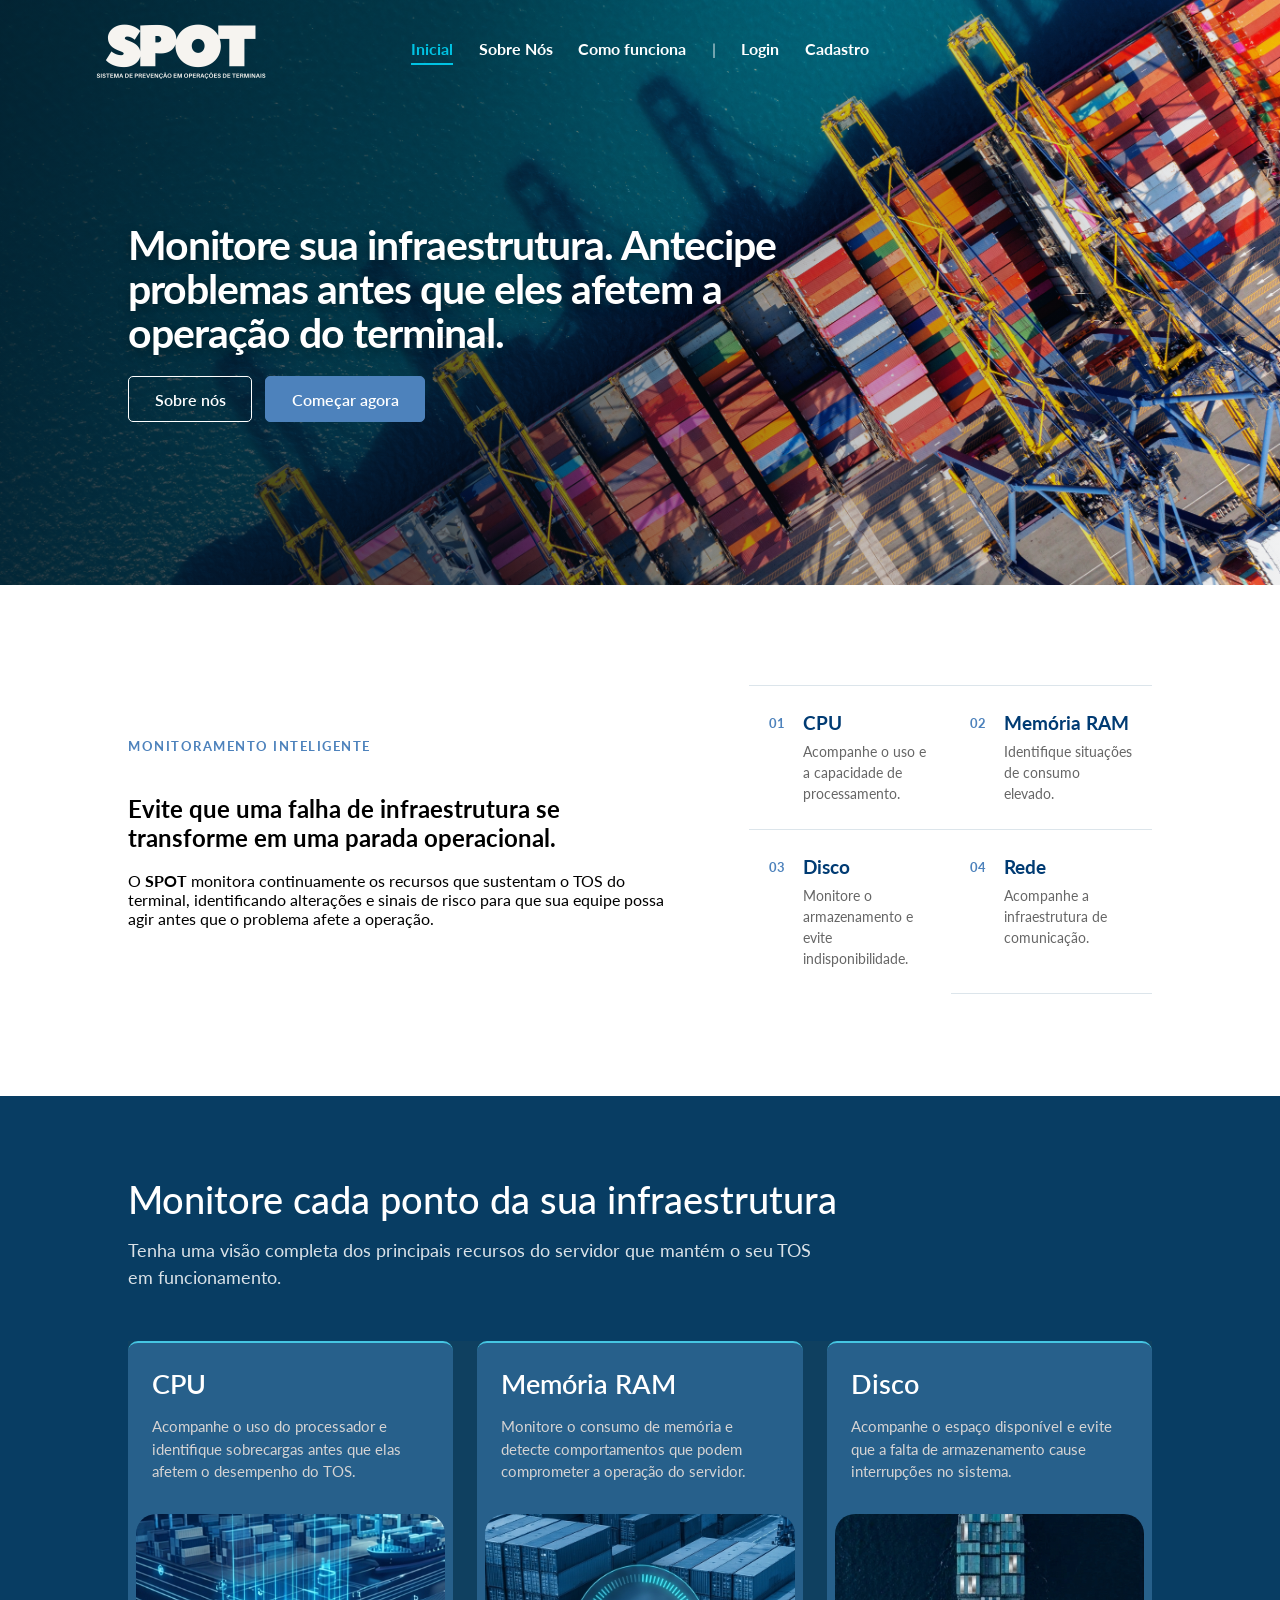
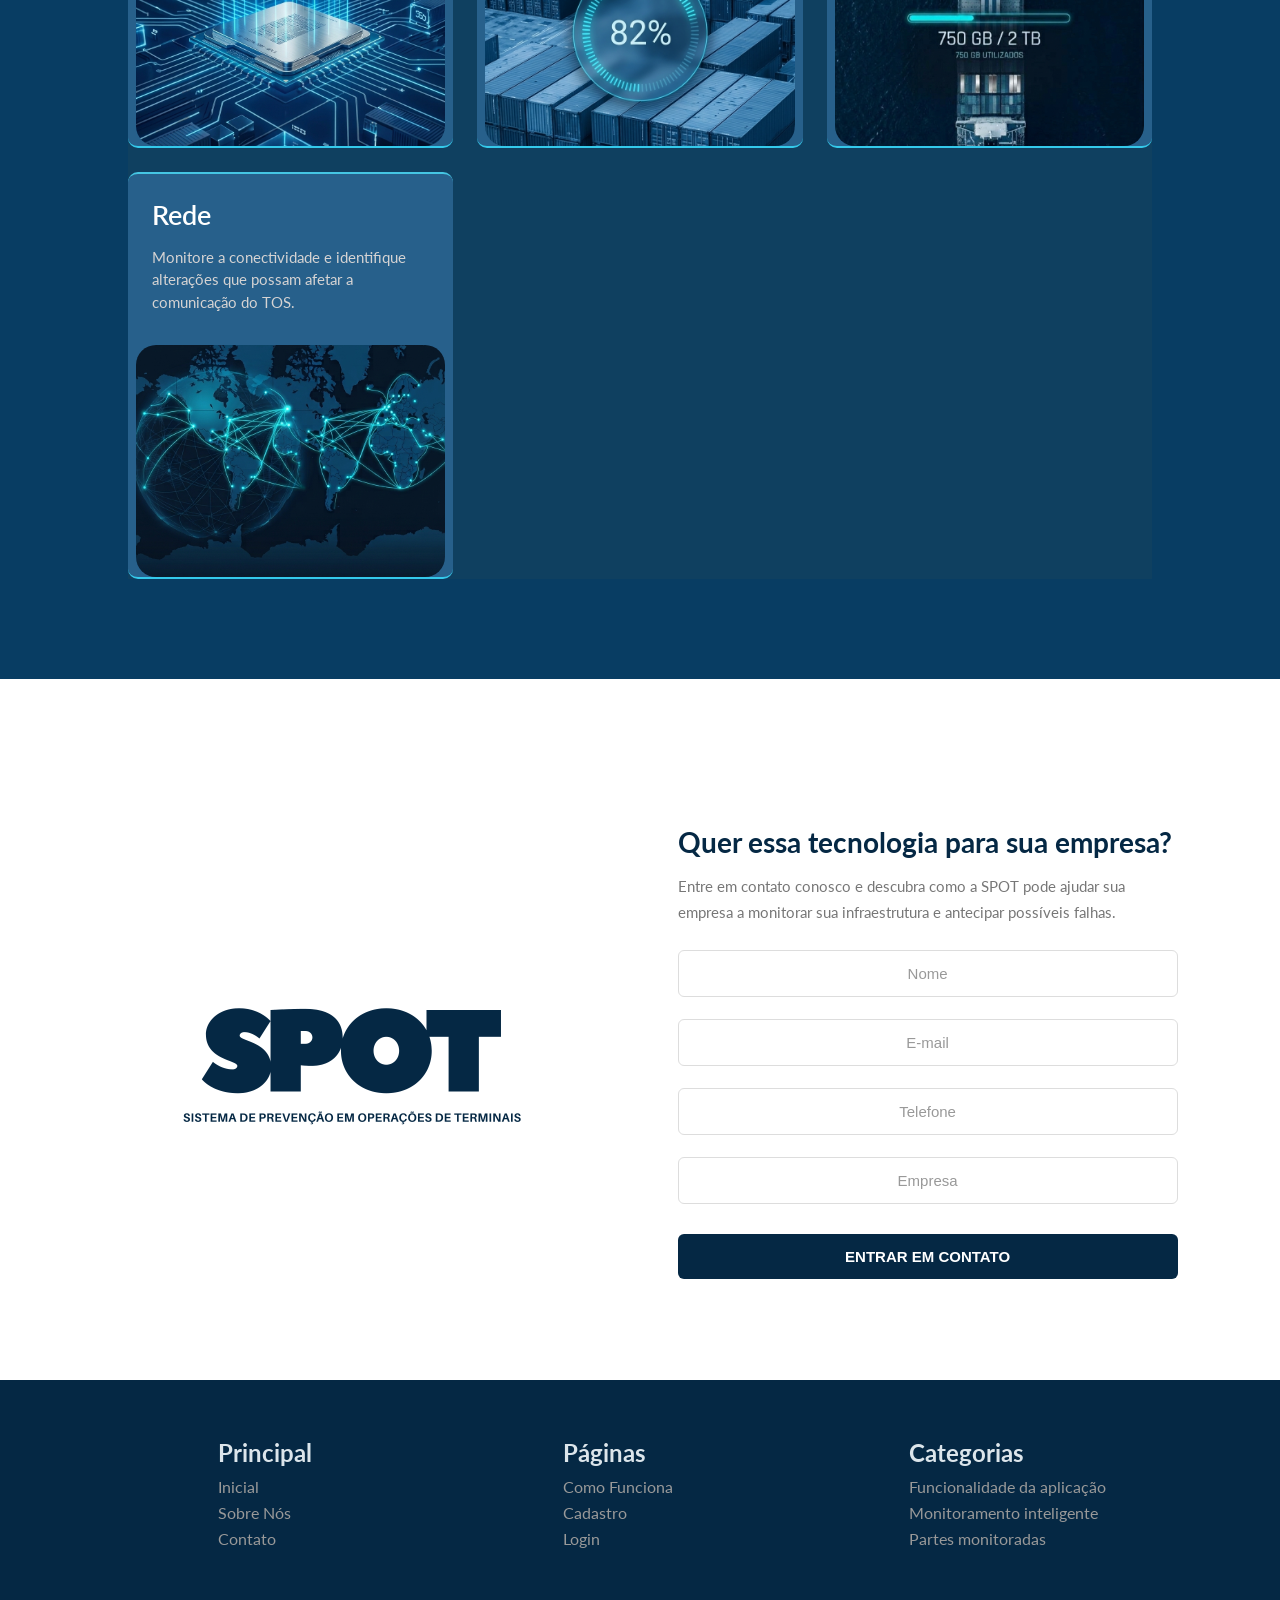
<file: public/index.html>
<!DOCTYPE html>
<html lang="pt-br">

<head>
  <meta charset="UTF-8">
  <meta http-equiv="X-UA-Compatible" content="IE=edge">
  <meta name="viewport" content="width=device-width, initial-scale=1.0">

  <title>SPOT | Página Inicial</title>

  <script src="./js/sessao.js"></script>

  <link rel="stylesheet" href="./css/estilo.css">
  <link rel="icon" href="./assets/icon/favicon2.ico">

  <link rel="preconnect" href="https://fonts.gstatic.com">
</head>

<body>

  <!-- HEADER / NAVBAR -->
  <div class="header">
    <div class="container">
      <h1 class="titulo">
        <a href="index.html"><img style="height: 100%;" src="assets/icon/logo-branca.png"
            alt="SPOT - Sistema de Prevenção Operacional de Terminais" class="logo-site">
        </a>
      </h1>
      <ul class="navbar">

        <li class="agora">
          <a href="index.html"><b>Inicial</b></a>
        </li>

        <li>
          <a href="sobre nos.html"><b>Sobre Nós</b></a>
        </li>

        <li>
          <a href="como-funciona.html"><b>Como funciona</b></a>
        </li>

        <li class="separador">|</li>

        <li>
          <a href="login.html"><b>Login</b></a>
        </li>

        <li>
          <a href="#footer-contato"><b>Cadastro</b></a>
        </li>

      </ul>

    </div>
  </div>


  <!-- BANNER -->
  <div class="banner">
    <div class="container">

      <p>
        Monitore sua infraestrutura.
        Antecipe problemas antes que eles afetem a operação do terminal.
      </p>

      <div class="banner-botoes">
        <a href="sobre nos.html" class="btn-banner">Sobre nós</a>
        <a href="cadastro.html" class="btn-banner btn-banner-primario">Começar agora</a>
      </div>

    </div>
  </div>


  <section id="social" class="social">

    <div class="container">

      <div class="introducao">

        <span class="monitoramento-inteligente">MONITORAMENTO INTELIGENTE</span>

        <h2>
          Evite que uma falha de infraestrutura
          se transforme em uma parada operacional.
        </h2>

        <p>
          O <b>SPOT</b> monitora continuamente os recursos que sustentam
          o TOS do terminal, identificando alterações e sinais de risco
          para que sua equipe possa agir antes que o problema afete
          a operação.
        </p>

      </div>


      <div class="social-componentes">

        <div class="componente">
          <span class="numero">01</span>
          <div>
            <h3>CPU</h3>
            <p>
              Acompanhe o uso e a capacidade de processamento.
            </p>
          </div>
        </div>

        <div class="componente">
          <span class="numero">02</span>
          <div>
            <h3>Memória RAM</h3>
            <p>
              Identifique situações de consumo elevado.
            </p>
          </div>
        </div>

        <div class="componente">
          <span class="numero">03</span>
          <div>
            <h3>Disco</h3>
            <p>
              Monitore o armazenamento e evite indisponibilidade.
            </p>
          </div>
        </div>

        <div class="componente">
          <span class="numero">04</span>
          <div>
            <h3>Rede</h3>
            <p>
              Acompanhe a infraestrutura de comunicação.
            </p>
          </div>
        </div>

      </div>

    </div>

  </section>

  </div>
  </div>
  <!-- ÁREA DE MONITORAMENTO -->
  <div id="monitoramento" class="monitoramento">
    <div class="container">

      <div class="monitoramento-topo">
        <div>
          <h2>Monitore cada ponto da sua infraestrutura</h2>
          <p>
            Tenha uma visão completa dos principais recursos do servidor
            que mantém o seu TOS em funcionamento.
          </p>
        </div>
      </div>



      <div class="cards-monitoramento">

      <div class="card-monitoramento">
        <div class="card-conteudo">
          <h3>CPU</h3>
          <p>
            Acompanhe o uso do processador e identifique sobrecargas
            antes que elas afetem o desempenho do TOS.
          </p>
        </div>
        <div class="card-imagem cpu"></div>
      </div>

      <div class="card-monitoramento">
        <div class="card-conteudo">
          <h3>Memória RAM</h3>
          <p>
            Monitore o consumo de memória e detecte comportamentos
            que podem comprometer a operação do servidor.
          </p>
        </div>
        <div class="card-imagem memoria"></div>

      </div>

      <div class="card-monitoramento">
        <div class="card-conteudo">
          <h3>Disco</h3>
          <p>
            Acompanhe o espaço disponível e evite que a falta de
            armazenamento cause interrupções no sistema.
          </p>
        </div>
        <div class="card-imagem disco"></div>
      </div>

      <div class="card-monitoramento">
        <div class="card-conteudo">
          <h3>Rede</h3>
          <p>
            Monitore a conectividade e identifique alterações que
            possam afetar a comunicação do TOS.
          </p>
        </div>
        <div class="card-imagem rede"></div>
      </div>

      </div>

    </div>
  </div>

  <footer class="footer">

    <div class="footer-conteudo">

      <div class="footer-info">

        <img src="assets/icon/logo-azul.png" alt="SPOT - Sistema de Prevenção Operacional de Terminais"
          class="logo-footer">

      </div>


      <div id="footer-contato" class="footer-contato">

        <h2>Quer essa tecnologia para sua empresa?</h2>

        <p>
          Entre em contato conosco e descubra como a SPOT pode
          ajudar sua empresa a monitorar sua infraestrutura e
          antecipar possíveis falhas.
        </p>

        <form class="form-contato" onsubmit="return cadastrarContato()">

          <input type="text" id="nome_input" placeholder="Nome" required>

          <input type="email" id="email_input" placeholder="E-mail" required>

          <input type="tel" id="telefone_input" placeholder="Telefone" required>

          <input type="text" id="empresa_input" placeholder="Empresa" required>
          <button type="submit">
            ENTRAR EM CONTATO
          </button>

          <div id="cardContato">
            <span id="mensagem_contato"></span>
          </div>

        </form>

      </div>

    </div>


  </footer>

  <div class="footer-footer">
    <div class="footer-container">
      <div class="espaco-lateral">
      </div>
      <div class="boxes">
        <h2 class="footer-titulo">Principal</h2>
        <div class="footer-menu">
          <ul>
            <li id="menu1">
              <a href="#">Inicial</a>
            </li>
            <li>
              <a href="sobre nos.html">Sobre Nós</a>
            </li>
            <li>
              <a href="#footer-contato">Contato</a>
            </li>
          </ul>
        </div>
      </div>
      <div class="boxes">
        <h2 class="footer-titulo">Páginas</h2>
        <div class="footer-menu">
          <ul>
            <li>
              <a href="como-funciona.html">Como Funciona</a>
            </li>
            <li>
              <a href="#footer-contato">Cadastro</a>
            </li>
            <li>
              <a href="login.html">Login</a>
            </li>
          </ul>
        </div>
      </div>
      <div class="boxes">
        <h2 class="footer-titulo">Categorias</h2>
        <div class="footer-menu">
          <ul>
            <li>
              <a href="como-funciona.html#titulo-conteudo-passo-a-passo">Funcionalidade da aplicação</a>
            </li>
            <li>
              <a href="#social">Monitoramento inteligente</a>
            </li>
            <li>
              <a href="#monitoramento">Partes monitoradas</a>
            </li>
          </ul>
        </div>
      </div>
    </div>
    <hr class="linha-footer">
  </div>

  <script>
function cadastrarContato() {
    var nomeVar = nome_input.value;
    var emailVar = email_input.value;
    var telefoneVar = telefone_input.value;
    var empresaVar = empresa_input.value;

    var cardContato = document.getElementById("cardContato");
    var mensagemContato = document.getElementById("mensagem_contato");

    cardContato.classList.remove("sucesso");
    cardContato.classList.remove("erro");

    fetch("/contatos/cadastrar", {
        method: "POST",
        headers: {
            "Content-Type": "application/json"
        },
        body: JSON.stringify({
            nomeServer: nomeVar,
            emailServer: emailVar,
            telefoneServer: telefoneVar,
            nomeEmpresaServer: empresaVar
        })
    })
        .then(function (resposta) {
            if (resposta.ok) {

                console.log("Contato cadastrado com sucesso!");

                cardContato.classList.add("sucesso");

                mensagemContato.innerHTML =
                    "Registro concluído! A SPOT entrará em contato em breve para mais informações.";

                document.querySelector(".form-contato").reset();

            } else {

                console.log("Houve um erro ao cadastrar o contato!");

                cardContato.classList.add("erro");

                mensagemContato.innerHTML =
                    "Não foi possível enviar seus dados. Tente novamente.";
            }
        })
        .catch(function (erro) {

            console.log("Erro ao realizar o cadastro:", erro);

            cardContato.classList.add("erro");

            mensagemContato.innerHTML =
                "Ocorreu um erro ao enviar seus dados. Tente novamente.";
        });

    return false;
}
  </script>

</body>

</html>
</file>
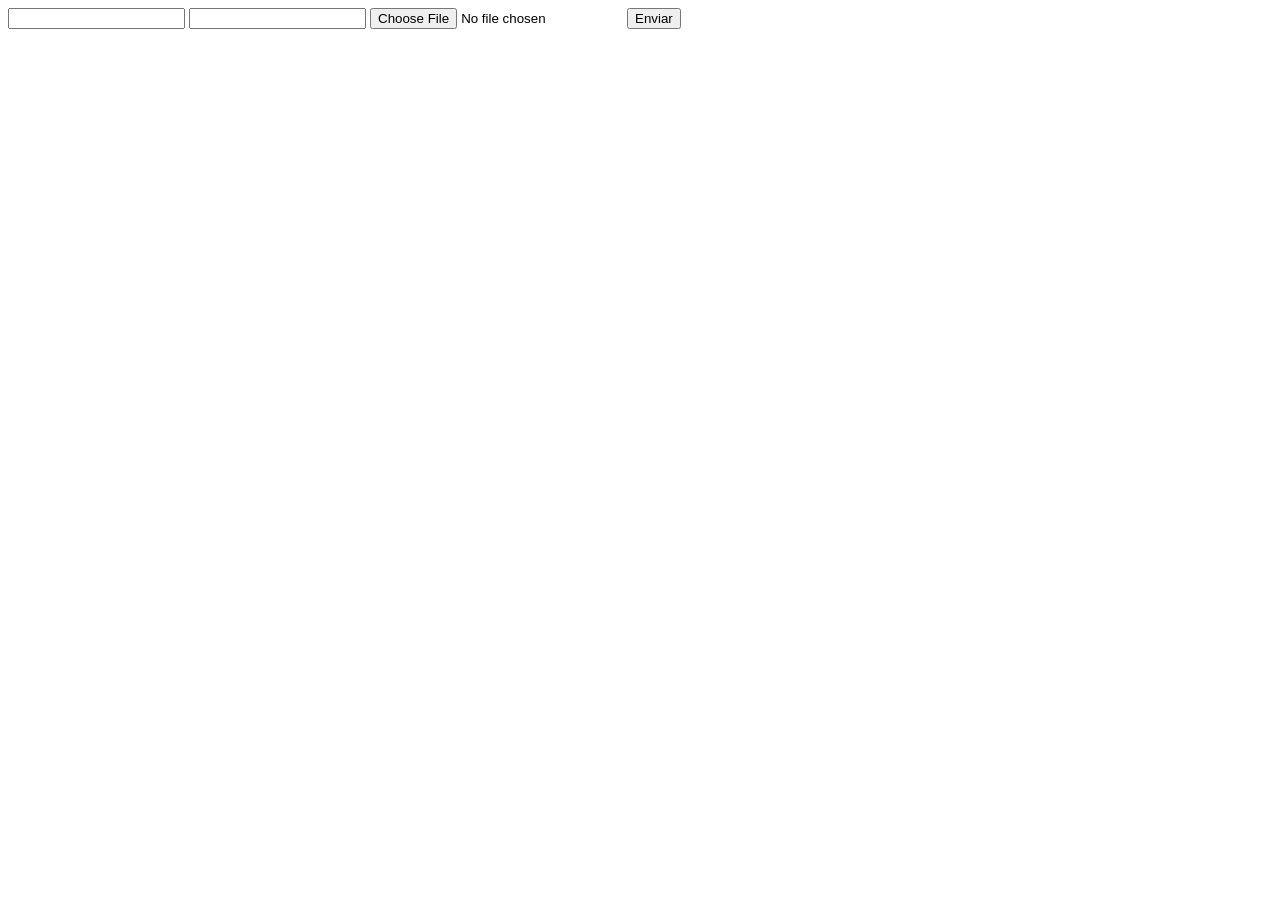
<file: DOCUMENTOS_DE_APOIO/exemplo_de_upload_de_arquivo/public/index.html>
<!DOCTYPE html>
<html lang="en">

<head>
  <meta charset="UTF-8">
  <meta http-equiv="X-UA-Compatible" content="IE=edge">
  <meta name="viewport" content="width=device-width, initial-scale=1.0">
  <title>Upload</title>
</head>

<body>

  <div>
    <input name="nome" id="nome" type="text" />
    <input name="email" id="email" type="url" />
    <input name="foto" id="foto" type="file" />
    <button onclick="enviar()">Enviar</button>
  </div>

  <div id="container"></div>
</body>

</html>

<script>
  function enviar() {
    const formData = new FormData();
    formData.append('foto', foto.files[0])
    formData.append('nome', nome.value)
    formData.append('email', email.value)

    fetch("/usuarios/cadastro", {
      method: "POST",
      body: formData
    })
      .then(res => {
        window.location = "./perfil.html"
      })
      .catch(err => {
        console.log(err);
      })
  }
</script>
</file>
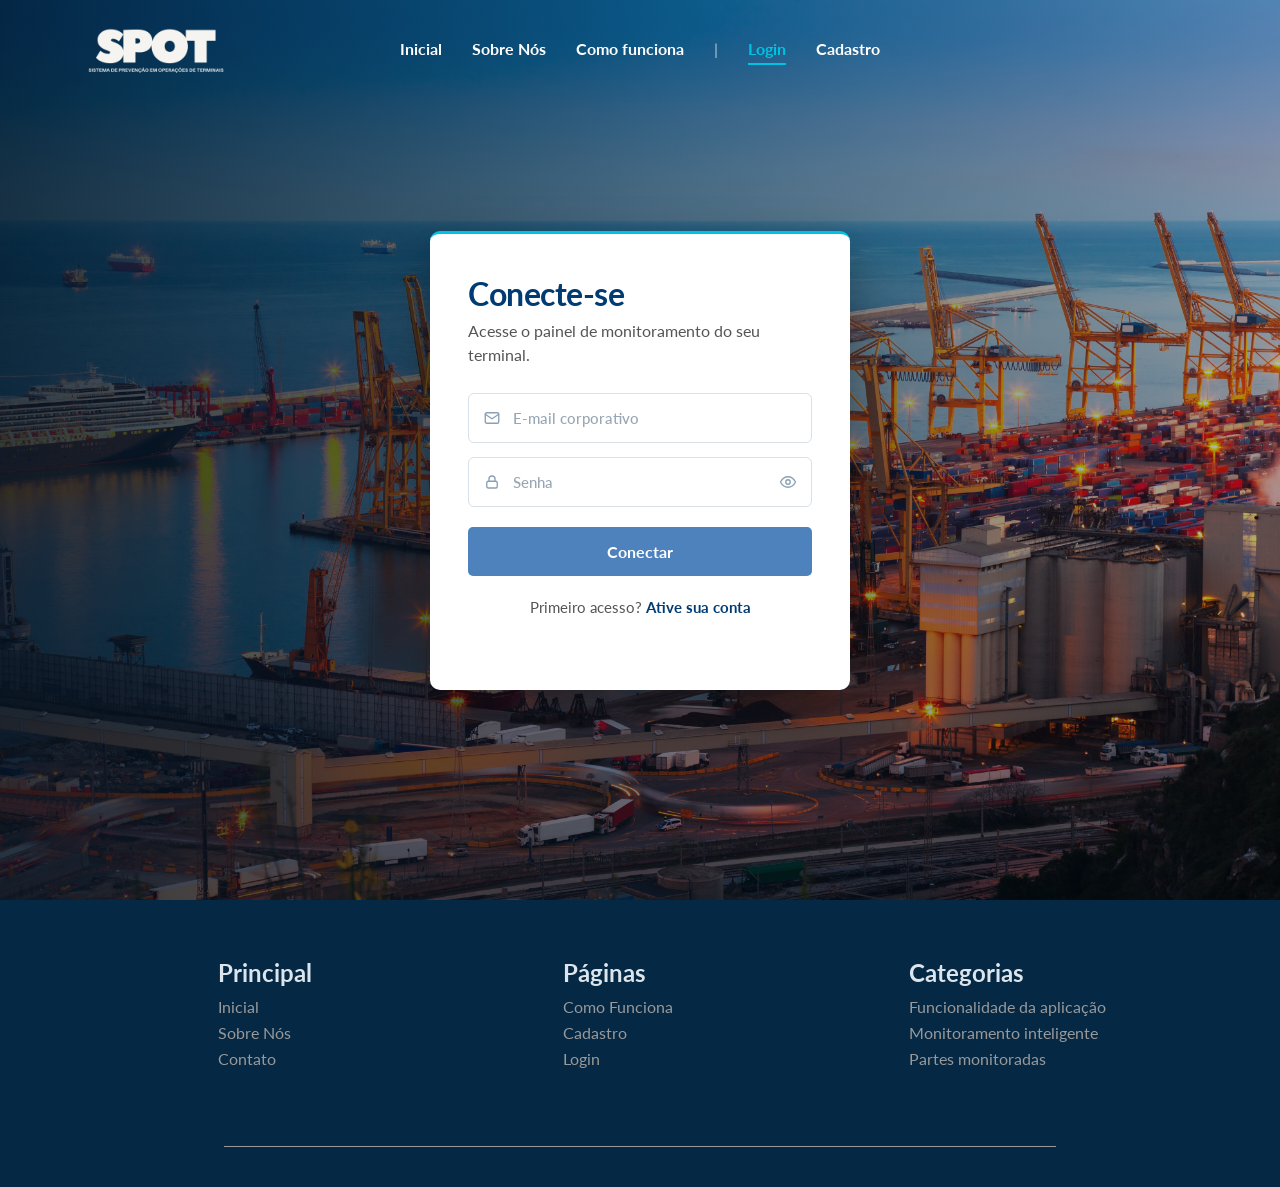
<file: public/login.html>
<!DOCTYPE html>

<html lang="pt-br">

<head>

  <meta charset="UTF-8" />

  <meta http-equiv="X-UA-Compatible" content="IE=edge" />

  <meta name="viewport" content="width=device-width, initial-scale=1.0" />

  <title> SPOT | Login</title>

  <script src="./js/sessao.js"></script>

  <link rel="stylesheet" href="./css/cadastro-login.css">
  <link rel="stylesheet" href="./css/login.css">

  <link rel="icon" href="./assets/icon/favicon2.ico">

  <link rel="preconnect" href="https://fonts.gstatic.com">

</head>

<body class="pagina-login">

  <!--header inicio-->

  <div class="header">
    <div class="container">

      <h1 class="titulo">
        <a href="index.html">
          <img src="assets/icon/logo-branca.png" alt="SPOT - Sistema de Prevenção Operacional de Terminais"
            class="logo-site">
        </a>
      </h1>

      <ul class="navbar">
        <li><a href="index.html"><b>Inicial</b></a></li>
        <li><a href="sobre nos.html"><b>Sobre Nós</b></a></li>
        <li><a href="como-funciona.html"><b>Como funciona</b></a></li>
        <li class="separador">|</li>
        <li class="agora"><a href="login.html"><b>Login</b></a></li>
        <li><a href="index.html#footer-contato"><b>Cadastro</b></a></li>
      </ul>

    </div>
  </div>

  <!--header fim-->

  <div class="login">

    <div id="div_aguardar" style="display: none;"></div>


    <div class="login-card">

      <div class="formulario-trilho" id="formulario_trilho">

        <!-- FORMULÁRIO DE LOGIN -->
        <section class="painel-formulario">

          <h2>Conecte-se</h2>
          <p class="login-sub">
            Acesse o painel de monitoramento do seu terminal.
          </p>

          <form class="form-login" onsubmit="return entrar()">

            <div class="campo">
              <input type="email" id="email_input" class="input-email" placeholder="E-mail corporativo"
                autocomplete="username" required>
            </div>

            <div class="campo">
              <input type="password" id="senha_input" class="input-senha" placeholder="Senha"
                autocomplete="current-password" required>

              <button type="button" class="btn-olho" onclick="mostrarSenha()" aria-label="Mostrar senha"></button>
            </div>

            <button type="submit">Conectar</button>

            <div id="div_erros_login"></div>

          </form>

          <p class="form-texto-redirecionamento">
            Primeiro acesso?
            <a href="#" onclick="mostrarAtivacao(); return false;">
              Ative sua conta
            </a>
          </p>

        </section>


        <!-- FORMULÁRIO DE ATIVAÇÃO -->
        <section class="painel-formulario">
          <h2>Ative sua conta</h2>
          <p class="login-sub">Prepare seu acesso ao SPOT.</p>

          <form class="form-login" onsubmit="return mostrarPopupCodigo()">
            <div class="campo">
              <input type="email" id="email_ativacao" class="input-email" placeholder="E-mail corporativo"
                autocomplete="email" required>
            </div>

            <div class="campo">
              <input type="password" id="senha_ativacao" class="input-senha" placeholder="Crie sua senha" minlength="8"
                autocomplete="new-password" required>
              <p class="ajuda-senha">
                 A senha deve conter 8 caracteres sendo 1 especial.
              </p>
            </div>

            <div class="campo">
              <input type="password" id="confirmacao_senha" class="input-senha" placeholder="Confirme sua senha"
                minlength="8" autocomplete="new-password" required>

            </div>

            <div id="div_erro_form_ativacao"></div>


            <button type="submit">Continuar</button>
          </form>

          <p class="form-texto-redirecionamento">
            Já tem uma conta?
            <a href="#" onclick="mostrarLogin(); return false;">
              Voltar para o login
            </a>
          </p>
        </section>


      </div>

    </div>


    <!-- POP-UP DE AUTENTICAÇÃO -->
    <div id="popup_codigo" class="popup-fundo">
      <div class="popup-codigo">
        <button type="button" class="popup-fechar" onclick="fecharPopupCodigo()" aria-label="Fechar">
          &times;
        </button>

        <div class="icone-codigo">
          <span>&#128274;</span>
        </div>

        <h2>Verifique seu acesso</h2>

        <p>
          Digite o código de 6 caracteres fornecido
          pelo gestor da sua empresa.
        </p>

        <div class="campos-codigo">
          <input class="digito-codigo" maxlength="1" aria-label="Caractere 1" oninput="avancarCodigo(0)"
            onkeydown="apagarCodigo(event, 0)" onpaste="colarCodigo(event)">
          <input class="digito-codigo" maxlength="1" aria-label="Caractere 2" oninput="avancarCodigo(1)"
            onkeydown="apagarCodigo(event, 1)">
          <input class="digito-codigo" maxlength="1" aria-label="Caractere 3" oninput="avancarCodigo(2)"
            onkeydown="apagarCodigo(event, 2)">
          <input class="digito-codigo" maxlength="1" aria-label="Caractere 4" oninput="avancarCodigo(3)"
            onkeydown="apagarCodigo(event, 3)">
          <input class="digito-codigo" maxlength="1" aria-label="Caractere 5" oninput="avancarCodigo(4)"
            onkeydown="apagarCodigo(event, 4)">
          <input class="digito-codigo" maxlength="1" aria-label="Caractere 6" oninput="avancarCodigo(5)"
            onkeydown="apagarCodigo(event, 5)">
        </div>

        <div id="div_mensagem_ativacao"></div>
        <button type="button" class="btn-confirmar-codigo" onclick="confirmarAtivacao()">
          Confirmar código
        </button>

        <button type="button" class="btn-voltar-codigo" onclick="fecharPopupCodigo()">
          Voltar
        </button>
      </div>
    </div>



  </div>

  <!-- FOOTER -->

  <div class="footer-footer">

    <div class="footer-container">

      <div class="espaco-lateral">
      </div>

      <div class="boxes">

        <h2 class="footer-titulo">Principal</h2>

        <div class="footer-menu">

          <ul>

            <li id="menu1">
              <a href="#">Inicial</a>
            </li>

            <li>
              <a href="sobre nos.html">Sobre Nós</a>
            </li>

            <li>
              <a href="#footer-contato">Contato</a>
            </li>

          </ul>

        </div>

      </div>

      <div class="boxes">

        <h2 class="footer-titulo">Páginas</h2>

        <div class="footer-menu">

          <ul>

            <li>
              <a href="como-funciona.html">Como Funciona</a>
            </li>

            <li>
              <a href="index.html#footer-contato">Cadastro</a>
            </li>

            <li>
              <a href="login.html">Login</a>
            </li>

          </ul>

        </div>

      </div>

      <div class="boxes">

        <h2 class="footer-titulo">Categorias</h2>

        <div class="footer-menu">

          <ul>

            <li>
              <a href="como-funciona.html#titulo-conteudo-passo-a-passo">Funcionalidade da aplicação</a>
            </li>

            <li>
              <a href="#social">Monitoramento inteligente</a>
            </li>

            <li>
              <a href="#monitoramento">Partes monitoradas</a>
            </li>

          </ul>

        </div>

      </div>

    </div>

    <hr class="linha-footer">

  </div>

</body>

</html>

<script>

  function entrar() {

    aguardar();

    var emailVar = email_input.value;
    var senhaVar = senha_input.value;

    if (emailVar == "" || senhaVar == "") {

      finalizarAguardar();

      div_erros_login.classList.remove("conectando");
      div_erros_login.style.display = "block";
      div_erros_login.innerHTML = "Preencha todos os campos.";

      return false;

    }

    div_erros_login.classList.add("conectando");
    div_erros_login.style.display = "block";
    div_erros_login.innerHTML = "Conectando...";

    console.log("FORM LOGIN: ", emailVar);
    console.log("FORM SENHA: ", senhaVar);

    fetch("/usuarios/autenticar", {

      method: "POST",

      headers: {

        "Content-Type": "application/json"

      },

      body: JSON.stringify({

        emailServer: emailVar,

        senhaServer: senhaVar

      })

    }).then(function (resposta) {

      console.log("ESTOU NO THEN DO entrar()!")

      if (resposta.ok) {

        console.log(resposta);

        resposta.json().then(json => {

          console.log(json);

          console.log(JSON.stringify(json));

          sessionStorage.EMAIL_USUARIO = json.email;

          sessionStorage.NOME_USUARIO = json.nome;

          sessionStorage.ID_USUARIO = json.id_usuario;

          sessionStorage.ID_EMPRESA = json.fk_empresa;


          setTimeout(function () {

            if (json.email.toLowerCase().includes("admin")) {
              window.location = "./dashboard/cardsAdmin.html";
            } else {
              window.location = "./dashboard/cardsUser.html";
            }

          }, 1000);

        });

      } else {

        console.log("Houve um erro ao tentar realizar o login!");

        resposta.text().then(texto => {

          console.error(texto);

          div_erros_login.classList.remove("conectando");
          div_erros_login.style.display = "block";
          div_erros_login.innerHTML = texto;

          finalizarAguardar();

        });

      }

    }).catch(function (erro) {

      console.log(erro);

      div_erros_login.classList.remove("conectando");
      div_erros_login.style.display = "block";
      div_erros_login.innerHTML = "Erro ao conectar com o servidor.";

      finalizarAguardar();

    })

    return false;

  }

  function mostrarSenha() {
    var campo = document.getElementById("senha_input");
    var mostrando = campo.type === "text";

    campo.type = mostrando ? "password" : "text";

    document.querySelector(".btn-olho").setAttribute(
      "aria-label",
      mostrando ? "Mostrar senha" : "Ocultar senha"
    );
  }


  function mostrarAtivacao() {
    document.getElementById("formulario_trilho")
      .classList.add("mostrar-ativacao");

    var mensagem = document.getElementById("div_erro_form_ativacao");
    mensagem.className = "";
    mensagem.innerHTML = "";
  }

  function mostrarLogin() {
    document.getElementById("formulario_trilho")
      .classList.remove("mostrar-ativacao");

    var mensagem = document.getElementById("div_erro_form_ativacao");
    mensagem.className = "";
    mensagem.innerHTML = "";
  }



  function mostrarPopupCodigo() {
    var email = document.getElementById("email_ativacao").value.trim();
    var senha = document.getElementById("senha_ativacao").value;
    var confirmacao = document.getElementById("confirmacao_senha").value;
    var mensagem = document.getElementById("div_erro_form_ativacao");

    mensagem.className = "";
    mensagem.innerHTML = "";

    if (email == "") {
      mensagem.className = "visivel erro";
      mensagem.innerHTML = "Informe seu e-mail corporativo.";
      return false;
    }

    if (senha.length < 8) {
      mensagem.className = "visivel erro";
      mensagem.innerHTML = "A senha deve ter pelo menos 8 caracteres.";
      return false;
    }

    if (senha != confirmacao) {
      mensagem.className = "visivel erro";
      mensagem.innerHTML = "As senhas não coincidem.";
      return false;
    }



    if (!/[!@#$%&*]/.test(senha)) {
      mensagem.className = "visivel erro";
      mensagem.innerHTML = "A senha deve conter pelo menos um caractere especial, como @, !, # ou $.";
      return false;
    }



    document.getElementById("popup_codigo").classList.add("visivel");
    document.querySelector(".digito-codigo").focus();

    return false;
  }

  function fecharPopupCodigo() {
    document.getElementById("popup_codigo").classList.remove("visivel");
  }

  function avancarCodigo(indice) {
    var campos = document.querySelectorAll(".digito-codigo");
    campos[indice].value = campos[indice].value
      .replace(/[^a-zA-Z0-9]/g, "")
      .toUpperCase()
      .slice(-1);

    if (campos[indice].value != "" && indice < 5) {
      campos[indice + 1].focus();
    }
  }

  function apagarCodigo(evento, indice) {
    var campos = document.querySelectorAll(".digito-codigo");

    if (evento.key == "Backspace" && campos[indice].value == "" && indice > 0) {
      campos[indice - 1].focus();
    }

    if (evento.key == "ArrowLeft" && indice > 0) {
      campos[indice - 1].focus();
    }

    if (evento.key == "ArrowRight" && indice < 5) {
      campos[indice + 1].focus();
    }
  }

  function colarCodigo(evento) {
    evento.preventDefault();

    var codigo = evento.clipboardData.getData("text")
      .replace(/[^a-zA-Z0-9]/g, "")
      .toUpperCase()
      .slice(0, 6);

    var campos = document.querySelectorAll(".digito-codigo");

    for (var i = 0; i < codigo.length; i++) {
      campos[i].value = codigo[i];
    }

    if (codigo.length < 6) {
      campos[codigo.length].focus();
    } else {
      campos[5].focus();
    }
  }

  function confirmarAtivacao() {
    var campos = document.querySelectorAll(".digito-codigo");
    var codigo = "";
    var mensagem = document.getElementById("div_mensagem_ativacao");

    for (var i = 0; i < campos.length; i++) {
      codigo += campos[i].value;
    }

    if (codigo.length != 6) {
      mensagem.className = "visivel erro";
      mensagem.innerHTML = "Digite os 6 caracteres do código.";
      return;
    }

    var email = document.getElementById("email_ativacao").value.trim();
    var senha = document.getElementById("senha_ativacao").value;
    var confirmacao = document.getElementById("confirmacao_senha").value;

    mensagem.className = "visivel";
    mensagem.innerHTML = "Validando seus dados...";

    fetch("/usuarios/ativar", {
      method: "POST",
      headers: {
        "Content-Type": "application/json"
      },
      body: JSON.stringify({
        emailServer: email,
        codigoServer: codigo,
        senhaServer: senha,
        confirmacaoSenhaServer: confirmacao
      })
    })
      .then(function (resposta) {
        if (resposta.ok) {
          mensagem.className = "visivel sucesso";
          mensagem.innerHTML = "Conta ativada! Você já pode entrar.";

          document.getElementById("email_input").value = email;
          document.getElementById("senha_input").value = "";

          document.getElementById("senha_ativacao").value = "";
          document.getElementById("confirmacao_senha").value = "";

          setTimeout(function () {
            fecharPopupCodigo();
            mostrarLogin();

            for (var i = 0; i < campos.length; i++) {
              campos[i].value = "";
            }

            mensagem.className = "";
            mensagem.innerHTML = "";
          }, 1500);
        } else {
          resposta.text().then(function (texto) {
            mensagem.className = "visivel erro";
            mensagem.innerHTML = texto || "Não foi possível ativar a conta.";
          });
        }
      })
      .catch(function (erro) {
        console.log(erro);
        mensagem.className = "visivel erro";
        mensagem.innerHTML = "Erro ao conectar com o servidor.";
      });
  }




</script>
</file>
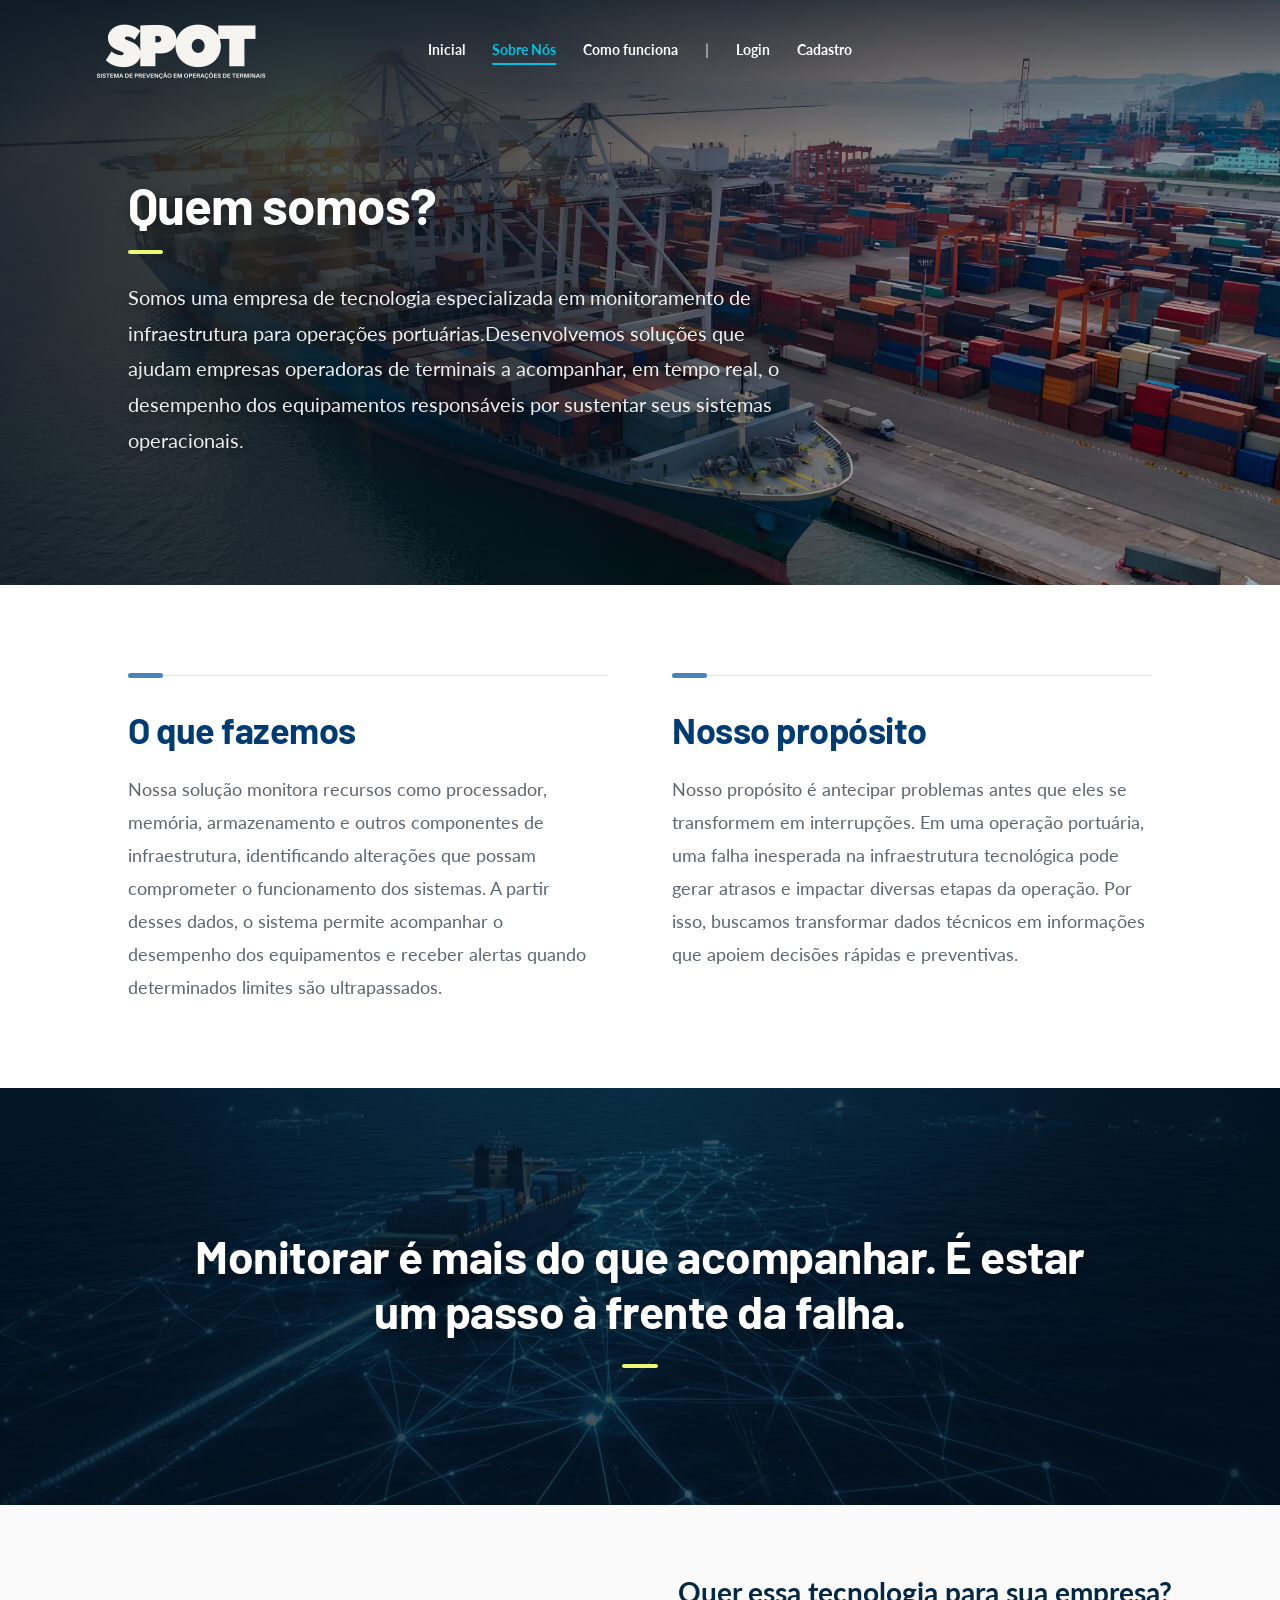
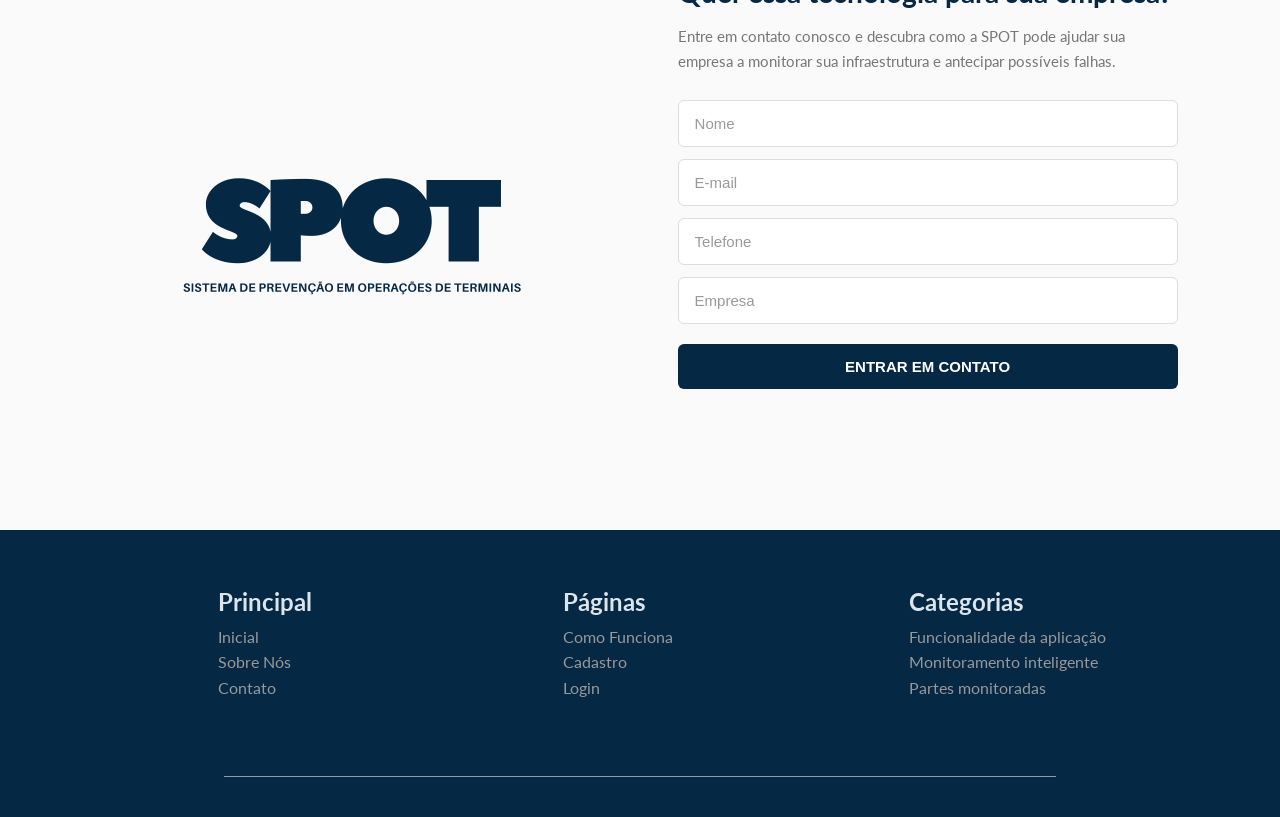
<file: public/sobre nos.html>
<!DOCTYPE html>
<html lang="pt-br">

<head>
  <meta charset="UTF-8">
  <meta http-equiv="X-UA-Compatible" content="IE=edge">
  <meta name="viewport" content="width=device-width, initial-scale=1.0">

  <title>SPOT | Sobre Nós</title>

  <script src="./js/sessao.js"></script>

  <link rel="stylesheet" href="./css/sobre nos.css">
  <link rel="icon" href="./assets/icon/favicon2.ico">

  <link rel="preconnect" href="https://fonts.gstatic.com">

</head>

<body class="pagina-sobre">
  <div class="header">
    <div class="container">
      <h1 class="titulo">
        <a href="index.html"><img style="height: 100%;" src="assets/icon/logo-branca.png"
            alt="SPOT - Sistema de Prevenção Operacional de Terminais" class="logo-site">
        </a>
      </h1>
      <ul class="navbar">
         
        <li>
          <a href="index.html"><b>Inicial</b></a>
        </li>

        <li class="agora">
          <a href="sobre nos.html"><b>Sobre Nós</b></a>
        </li>

        <li>
          <a href="como-funciona.html"><b>Como funciona</b></a>
        </li>

        <li class="separador">|</li>

        <li>
          <a href="login.html"><b>Login</b></a>
        </li>

        <li>
          <a href="#footer-contato"><b>Cadastro</b></a>
        </li>

      </ul>

    </div>
  </div>
  <section class="sobre">

    <div class="banner-sobre">
      <div class="conteudo-sobre">
        <div class="texto-sobre">
          <h2>
            Quem somos?
          </h2>
          <p>
            Somos uma empresa de tecnologia especializada em monitoramento de
            infraestrutura para operações portuárias.Desenvolvemos soluções que
            ajudam empresas operadoras de terminais a acompanhar, em tempo real, o
            desempenho dos equipamentos responsáveis por sustentar seus sistemas
            operacionais.
          </p>
        </div>
      </div>
    </div>

    <div class="texto-meio">
      <div class="meio-container">

        <div class="meio-card">
          <h2>O que fazemos</h2>
          <p>
            Nossa solução monitora recursos como processador, memória, armazenamento e
            outros componentes de infraestrutura, identificando alterações que possam
            comprometer o funcionamento dos sistemas. A partir desses dados, o sistema
            permite acompanhar o desempenho dos equipamentos e receber alertas quando
            determinados limites são ultrapassados.
          </p>
        </div>

        <div class="meio-card">
          <h2>Nosso propósito</h2>
          <p>
            Nosso propósito é antecipar problemas antes que eles se transformem em interrupções.
            Em uma operação portuária, uma falha inesperada na infraestrutura tecnológica pode
            gerar atrasos e impactar diversas etapas da operação. Por isso, buscamos transformar
            dados técnicos em informações que apoiem decisões rápidas e preventivas.
          </p>
        </div>

      </div>
    </div>

    <div class="bloco-final">
      <div class="conteudo-final">
        <div class="texto-fim">
          <h2>
            Monitorar é mais do que acompanhar. É estar um passo à frente da falha.
          </h2>
        </div>
      </div>
    </div>
  </section>

  <footer class="footer">

    <div class="footer-conteudo">

      <div class="footer-info">

        <img src="assets/icon/logo-azul.png" alt="SPOT - Sistema de Prevenção Operacional de Terminais"
          class="logo-footer">

      </div>


      <div id="footer-contato" class="footer-contato">

        <h2>Quer essa tecnologia para sua empresa?</h2>

        <p>
          Entre em contato conosco e descubra como a SPOT pode
          ajudar sua empresa a monitorar sua infraestrutura e
          antecipar possíveis falhas.
        </p>

        <form class="form-contato" onsubmit="return cadastrarContato()">

          <input type="text" id="nome_input" placeholder="Nome" required>

          <input type="email" id="email_input" placeholder="E-mail" required>

          <input type="tel" id="telefone_input" placeholder="Telefone" required>

          <input type="text" id="empresa_input" placeholder="Empresa" required>
          <button type="submit">
            ENTRAR EM CONTATO
          </button>

          <div class="card_erro" id="cardContato">
            <span id="mensagem_contato"></span>
          </div>

        </form>

      </div>

    </div>

  </footer>
  <div class="footer-footer">
    <div class="footer-container">
      <div class="espaco-lateral">
      </div>
      <div class="boxes">
        <h2 class="footer-titulo">Principal</h2>
        <div class="footer-menu">
          <ul>
            <li id="menu1">
              <a href="index.html">Inicial</a>
            </li>
            <li>
              <a href="#">Sobre Nós</a>
            </li>
            <li>
              <a href="#footer-contato">Contato</a>
            </li>
          </ul>
        </div>
      </div>
      <div class="boxes">
        <h2 class="footer-titulo">Páginas</h2>
        <div class="footer-menu">
          <ul>
            <li>
              <a href="como-funciona.html">Como Funciona</a>
            </li>
            <li>
              <a href="#footer-contato">Cadastro</a>
            </li>
            <li>
              <a href="login.html">Login</a>
            </li>
          </ul>
        </div>
      </div>
      <div class="boxes">
        <h2 class="footer-titulo">Categorias</h2>
        <div class="footer-menu">
          <ul>
            <li>
              <a href="como-funciona.html#titulo-conteudo-passo-a-passo">Funcionalidade da aplicação</a>
            </li>
            <li>
              <a href="index.html#social">Monitoramento inteligente</a>
            </li>
            <li>
              <a href="index.html#monitoramento">Partes monitoradas</a>
            </li>
          </ul>
        </div>
      </div>
    </div>
    <hr class="linha-footer">
  </div>

  <script>
    function cadastrarContato() {

      var nomeVar = nome_input.value;
      var emailVar = email_input.value;
      var telefoneVar = telefone_input.value;
      var empresaVar = empresa_input.value;

      var cardContato = document.getElementById("cardContato");
      var mensagemContato = document.getElementById("mensagem_contato");

      cardContato.classList.remove("card_sucesso");
      cardContato.style.display = "none";

      console.log("NOME: ", nomeVar);
      console.log("EMAIL: ", emailVar);
      console.log("TELEFONE: ", telefoneVar);
      console.log("EMPRESA: ", empresaVar);

      fetch("/contatos/cadastrar", {
        method: "POST",
        headers: {
          "Content-Type": "application/json"
        },
        body: JSON.stringify({
          nomeServer: nomeVar,
          emailServer: emailVar,
          telefoneServer: telefoneVar,
          nomeEmpresaServer: empresaVar
        })
      })
        .then(function (resposta) {

          if (resposta.ok) {

            console.log("Contato cadastrado com sucesso!");

            cardContato.classList.add("card_sucesso");
            cardContato.style.display = "block";

            mensagemContato.innerHTML =
              "Registro concluído! A SPOT entrará em contato em breve para mais informações.";

            document.querySelector(".form-contato").reset();
          } else {

            console.log("Houve um erro ao cadastrar o contato!");

            cardContato.style.display = "block";
            mensagemContato.innerHTML =
              "Não foi possível enviar seus dados. Tente novamente.";
          }
        })
        .catch(function (erro) {

          console.log("Erro ao realizar o cadastro:", erro);

          cardContato.style.display = "block";
          mensagemContato.innerHTML =
            "Ocorreu um erro ao enviar seus dados. Tente novamente.";
        });

      return false;
    }
  </script>
</body>
</file>
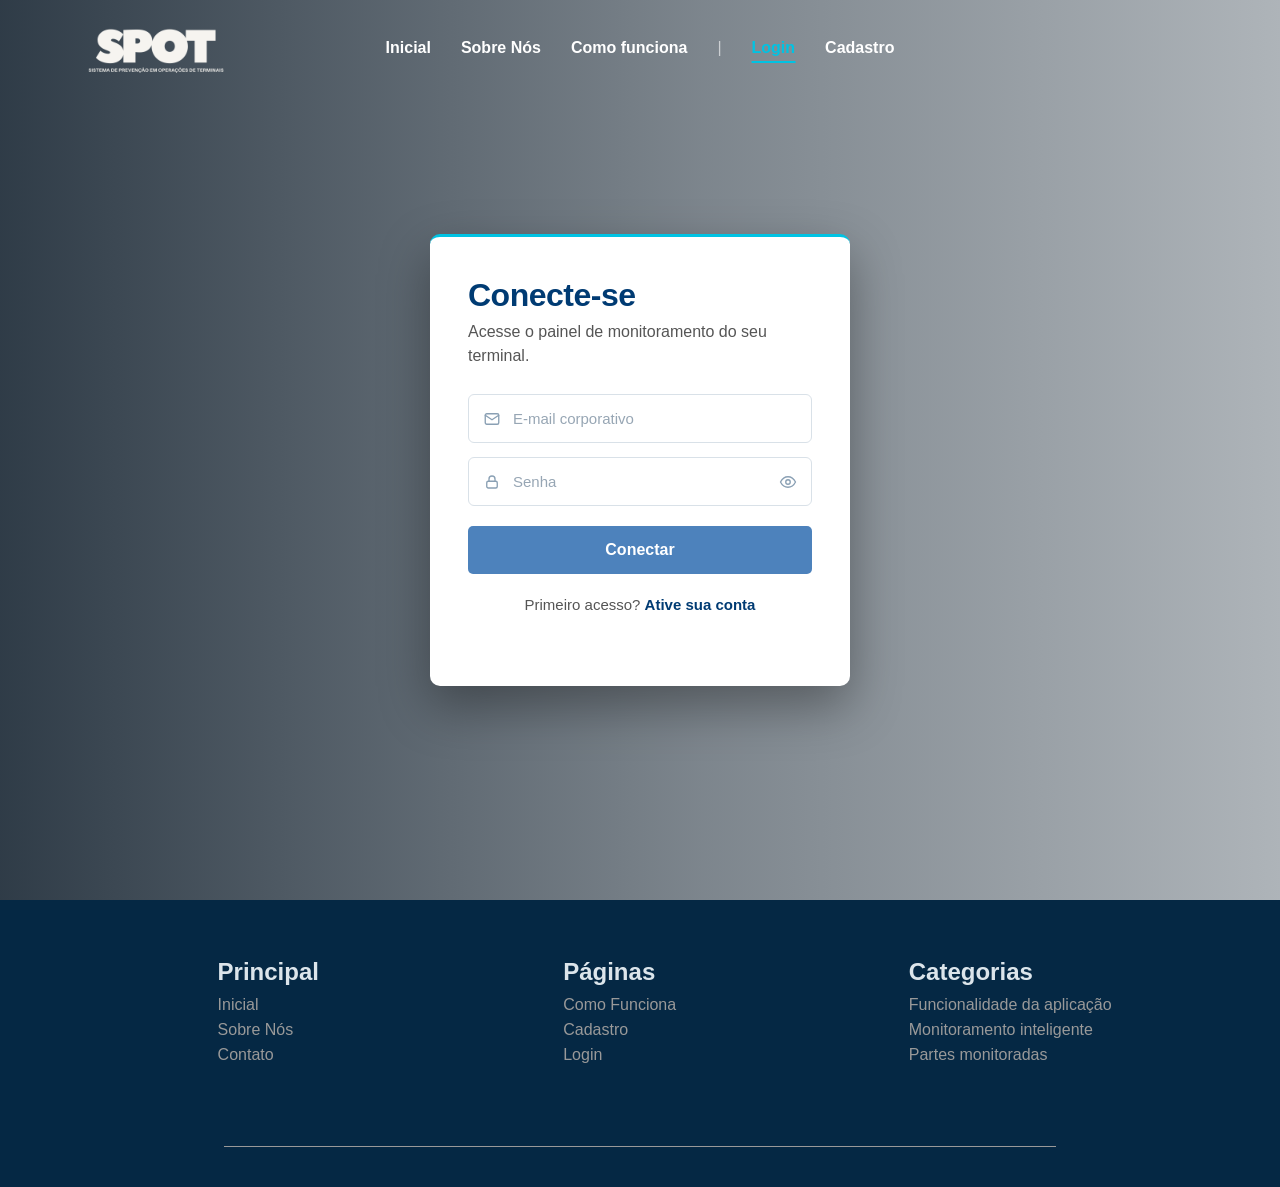
<file: public/dashboard/cadastroUser.html>
<!DOCTYPE html>
<html lang="pt-br">

<head>
  <meta charset="UTF-8">
  <meta http-equiv="X-UA-Compatible" content="IE=edge">
  <meta name="viewport" content="width=device-width, initial-scale=1.0">
  <title>SPOT | Painel de Monitorização</title>

  <link rel="preconnect" href="https://fonts.googleapis.com">
  <link rel="preconnect" href="https://fonts.gstatic.com" crossorigin>
  <link href="https://fonts.googleapis.com/css2?family=Inter:wght@300;400;500;600;700;800&display=swap"
    rel="stylesheet">
  <link rel="stylesheet" href="https://cdnjs.cloudflare.com/ajax/libs/font-awesome/6.4.0/css/all.min.css">

  <link rel="stylesheet" href="./../css/dashboards.css">
  <link rel="stylesheet" href="./../css/cadastro-login.css">
  <link rel="stylesheet" href="./../css/cadastroUser.css">

  <script src="../js/sessao.js" defer></script>
  <script src="../js/alerta.js" defer></script>
</head>

<body onload="validarSessao(); listarUsuarios()">
  <div class="layout-aplicacao">

    <aside class="barra-lateral">
      <div class="area-marca">
        <img src="../assets/icon/logo-branca.png" alt="Logo SPOT" class="imagem-logo">
      </div>

      <nav class="menu-lateral">
        <a href="cardsAdmin.html" class="item-menu">
          <i class="fa-solid fa-gear"></i>
          <span>Servidores</span>
        </a>

        <a href="#" class="item-menu">
          <i class="fa-solid fa-server"></i>
          <span>Cadastrar Nova Máquina</span>
        </a>

        <a href="info_contato.html" class="item-menu ativo">
                    <i class="fa-solid fa-address-book"></i>
                    <span>Informações de Contato</span>
                </a>

        <a href="cadastroUser.html" class="item-menu">
          <i class="fa-solid fa-user-plus"></i>
          <span>Cadastrar Novo Usuário</span>
        </a>
      </nav>

      <div class="rodape-lateral">
        <div class="linha-rodape"></div>
        <p>
                    Encontrou alguma irregularidade?
                    <a href="https://spotsystemmonitoring.atlassian.net/jira/software/form/f4f1029a-17f9-4b6a-bf14-4c41de5b8d0c?atlOrigin=eyJpIjoiNmZjOWIyNjVlYTVhNDA1NmI1NTEwMzkxNjYyNmI4MDciLCJwIjoiaiJ9"
                        target="_blank" style="color: #D1D5DB;">
                        Clique aqui
                    </a>
                    e informe nossa equipe.
                </p>
      </div>
    </aside>

    <main class="conteudo-principal">

      <header class="cabecalho-superior">
        <nav class="navegacao-cabecalho">
          <a href="#" class="aba-navegacao activa">
            <i class="fa-solid fa-user-gear"></i>
            <span>Gerenciamento de Usuários</span>
          </a>
        </nav>

        <div class="perfil-usuario">
          <div class="avatar-usuario">
            <i class="fa-solid fa-user"></i>
          </div>
          <span class="nome-usuario">Olá, <strong id="b_usuario">User</strong></span>

          <div class="menu-dropdown-usuario" id="menu-dropdown-usuario">
            <a href="../login.html" class="item-dropdown-logout" onclick="limparSessao()">
              <i class="fa-solid fa-right-from-bracket"></i>
            </a>
            </a>
          </div>
        </div>
      </header>


      <div class="pagina-cadastro-usuarios">

        <section class="painel-lista-usuarios">

          <div class="cabecalho-lista-usuarios">
            <div>
              <h2>Usuários cadastrados</h2>
              <p>Colaboradores com acesso à plataforma SPOT.</p>
            </div>

            <span class="contador-usuarios" id="contador_usuarios">0</span>
          </div>

          <div class="lista-usuarios" id="lista-usuarios">

            <div class="estado-lista-usuarios" id="estado-lista-usuarios">
              <i class="fa-solid fa-users"></i>
              <h3>Nenhum usuário listado</h3>
              <p>Os usuários cadastrados aparecerão aqui.</p>
            </div>

          </div>

        </section>

        <div class="painel-lateral-cadastro">

          <section class="painel-codigo-ativacao">

            <div class="cabecalho-codigo-ativacao">
              <div class="icone-codigo-ativacao">
                <i class="fa-solid fa-key"></i>
              </div>

              <div>
                <h2>Código de ativação</h2>
                <p>Gere um código para os colaboradores da sua empresa.</p>
              </div>
            </div>

            <div class="conteudo-codigo-ativacao">
              <label for="codigo_gerado">Código da empresa</label>

              <div class="campo-codigo-ativacao">
                <input type="text" id="codigo_gerado" placeholder="Gere um código" readonly>

                <button type="button" id="botao_copiar_codigo" onclick="copiarCodigo()" title="Copiar código" disabled>
                  <i class="fa-regular fa-copy"></i>
                </button>
              </div>

              <button type="button" class="botao-gerar-codigo" id="botao_gerar_codigo" onclick="gerarCodigo()">
                <i class="fa-solid fa-rotate"></i>
                GERAR CÓDIGO
              </button>

              <p class="descricao-codigo-ativacao">
                Compartilhe o código com os colaboradores cadastrados da sua empresa.
              </p>

              <div id="mensagem_codigo_ativacao"></div>
            </div>

          </section>

          <section class="painel-formulario-usuario">

            <div class="formulario-usuario">

              <h2>Cadastrar novo usuário</h2>

              <p class="descricao-formulario-usuario">
                Adicione os usuários que terão acesso à plataforma SPOT.
                Informe os dados do colaborador para permitir que ele
                realize o login e acesse a dashboard.
              </p>


              <form class="form-contato" onsubmit="return cadastrar()">

                <input type="text" id="nome_input" placeholder="Nome" required>

                <select id="cargo_input" required>
                  <option value="" disabled selected hidden>Selecione o cargo</option>
                  <option value="Analista de TI">Analista de TI</option>
                  <option value="Gestor de TI">Gestor(a) de TI</option>
                </select>

                <input type="text" id="cpf_input" placeholder="CPF" maxlength="11" required inputmode="numeric">

                <input type="email" id="email_input" placeholder="E-mail" required>

                <button type="submit">CADASTRAR</button>

                <div class="alerta_erro">
                  <div class="card_erro" id="cardErro">
                    <span id="mensagem_erro"></span>
                  </div>
                </div>

              </form>

              <div id="div_erros_login"></div>


              <div id="div_erros_login"></div>

            </div>

          </section>

        </div>

      </div>


      <div class="modal-exclusao" id="modal-exclusao">
        <div class="conteudo-modal-exclusao">
          <div class="icone-modal-exclusao">
            <i class="fa-solid fa-triangle-exclamation"></i>
          </div>

          <h2>Inativar usuário?</h2>

          <p>
            Tem certeza de que deseja inativar
            <strong id="nome-usuario-exclusao"></strong>?
            Essa ação não poderá ser desfeita.
          </p>

          <div class="botoes-modal-exclusao">
            <button type="button" class="botao-cancelar-exclusao" onclick="fecharModalExclusao()">
              Cancelar
            </button>

            <button type="button" class="botao-confirmar-exclusao" onclick="confirmarExclusao()">
              Sim, inativar
            </button>
          </div>
        </div>
      </div>

      <script>

        // Array para armazenar empresas cadastradas para validação de código de ativação 
        let listaEmpresasCadastradas = [];


        function cadastrar() {
          var nomeVar = document.getElementById("nome_input").value.trim();
          var emailVar = document.getElementById("email_input").value.trim();
          var cargoVar = document.getElementById("cargo_input").value;
          var cpfVar = document.getElementById("cpf_input").value.trim();
          var idEmpresaVincular = sessionStorage.ID_EMPRESA;

          if (nomeVar == "" || emailVar == "" || cargoVar == "" || cpfVar == "") {
            cardErro.style.display = "block";
            mensagem_erro.innerHTML = "Preencha todos os campos.";
            setTimeout(sumirMensagem, 5000);
            return false;
          }

          if (cpfVar.length != 11 || isNaN(cpfVar)) {
            cardErro.style.display = "block";
            mensagem_erro.innerHTML = "O CPF deve possuir 11 números.";
            setTimeout(sumirMensagem, 5000);
            return false;
          }

          if (!emailVar.includes("@")) {
            cardErro.style.display = "block";
            mensagem_erro.innerHTML = "Informe um e-mail válido.";
            setTimeout(sumirMensagem, 5000);
            return false;
          }

          fetch("/usuarios/cadastrar", {
            method: "POST",
            headers: {
              "Content-Type": "application/json"
            },
            body: JSON.stringify({
              nomeServer: nomeVar,
              emailServer: emailVar,
              cargoServer: cargoVar,
              cpfServer: cpfVar,
              idEmpresaVincularServer: idEmpresaVincular
            })
          })
            .then(function (resposta) {
              if (resposta.ok) {
                cardErro.classList.add("card_sucesso");
                mensagem_erro.textContent = "Usuário cadastrado com sucesso!";
                cardErro.style.display = "block";

                document.querySelector(".form-contato").reset();
                listarUsuarios();

                setTimeout(sumirMensagem, 5000);
              } else {
                return resposta.text().then(function (mensagem) {
                  throw new Error(mensagem || "Não foi possível cadastrar o usuário.");
                });
              }
            })
            .catch(function (erro) {
              console.log("Erro ao cadastrar usuário:", erro);
              cardErro.classList.remove("card_sucesso");
              mensagem_erro.textContent = erro.message;
              cardErro.style.display = "block";
              setTimeout(sumirMensagem, 5000);
            });

          return false;
        }

        function gerarCodigo() {
          var idEmpresa = sessionStorage.ID_EMPRESA;
          var mensagem = document.getElementById("mensagem_codigo_ativacao");
          var campoCodigo = document.getElementById("codigo_gerado");
          var botaoCopiar = document.getElementById("botao_copiar_codigo");

          if (!idEmpresa) {
            mensagem.style.color = "#b30000";
            mensagem.textContent = "Empresa não encontrada. Faça login novamente.";
            return;
          }

          mensagem.style.color = "#64748B";
          mensagem.textContent = "Gerando código...";

          fetch("/usuarios/gerar-codigo", {
            method: "POST",
            headers: {
              "Content-Type": "application/json"
            },
            body: JSON.stringify({
              idEmpresa: idEmpresa
            })
          })
            .then(function (resposta) {
              if (!resposta.ok) {
                return resposta.text().then(function (texto) {
                  throw new Error(texto || "Não foi possível gerar o código.");
                });
              }

              return resposta.json();
            })
            .then(function (resultado) {
              campoCodigo.value = resultado.codigo;
              botaoCopiar.disabled = false;

              mensagem.style.color = "#237a3b";
              mensagem.textContent = "Código gerado com sucesso!";
            })
            .catch(function (erro) {
              console.log("Erro ao gerar código:", erro);
              mensagem.style.color = "#b30000";
              mensagem.textContent = erro.message;
            });
        }

        function copiarCodigo() {
          var codigo = document.getElementById("codigo_gerado").value;
          var mensagem = document.getElementById("mensagem_codigo_ativacao");

          if (!codigo) {
            return;
          }

          navigator.clipboard.writeText(codigo)
            .then(function () {
              mensagem.style.color = "#237a3b";
              mensagem.textContent = "Código copiado!";
            })
            .catch(function (erro) {
              console.log("Erro ao copiar código:", erro);
              mensagem.style.color = "#b30000";
              mensagem.textContent = "Não foi possível copiar o código.";
            });
        }


        // Listando empresas cadastradas 
        function listar() {
          fetch("/empresas/listar", {
            method: "GET",
          })
            .then(function (resposta) {
              resposta.json().then((empresas) => {
                empresas.forEach((empresa) => {
                  listaEmpresasCadastradas.push(empresa);

                  console.log("listaEmpresasCadastradas")
                  console.log(listaEmpresasCadastradas[0].codigo_ativacao)
                });
              });
            })
            .catch(function (resposta) {
              console.log(`#ERRO: ${resposta}`);
            });
        }

        function sumirMensagem() {
          cardErro.style.display = "none";
        }

        function limparSessao() {
          sessionStorage.clear();
        }


        function navegarParaDashboard(idMaquina) {
          sessionStorage.ID_MAQUINA = idMaquina;
          window.location.href = "./dashboardAdmin.html";
        }

        const listaMaquinas = [
          { id: "01", estado: "normal", cpu: 24, ram: 62, disco: 18 },
          { id: "02", estado: "atencao", cpu: 68, ram: 73, disco: 41 },
          { id: "03", estado: "critico", cpu: 92, ram: 88, disco: 76 },
          { id: "04", estado: "normal", cpu: 31, ram: 48, disco: 22 },
          { id: "05", estado: "normal", cpu: 27, ram: 59, disco: 34 },
          { id: "06", estado: "atencao", cpu: 71, ram: 66, disco: 49 },
        ];

        function exibirMaquinas() {
          const container = document.getElementById("grelha-maquinas");
          container.innerHTML = "";

          let totalNormal = 0, totalAtencao = 0, totalCritico = 0;

          const configuracaoEtiqueta = {
            normal: { classe: "etiqueta-normal", texto: "Normal" },
            atencao: { classe: "etiqueta-atencao", texto: "Atenção" },
            critico: { classe: "etiqueta-critica", texto: "Crítico" }
          };

          listaMaquinas.forEach(item => {
            if (item.estado === "normal") totalNormal++;
            if (item.estado === "atencao") totalAtencao++;
            if (item.estado === "critico") totalCritico++;

            const config = configuracaoEtiqueta[item.estado] || configuracaoEtiqueta.normal;

            container.innerHTML += `
                    <div class="cartao-maquina" onclick="navegarParaDashboard('${item.id}')">
                        <div class="cabecalho-cartao">
                            <div class="info-maquina">
                                <i class="fa-solid fa-server icone-maquina"></i>
                                <h4>ID da máquina-${item.id}</h4>
                            </div>
                            <span class="etiqueta-estado ${config.classe}">
                                <span class="ponto-etiqueta"></span> ${config.texto}
                            </span>
                        </div>
                        <div class="lista-metricas">
                            <div class="linha-metrica">
                                <span class="rotulo-metrica">CPU</span>
                                <div class="fundo-barra-progresso">
                                    <div class="preenchimento-barra-progresso" style="width: ${item.cpu}%;"></div>
                                </div>
                                <span class="valor-metrica">${item.cpu}%</span>
                            </div>
                            <div class="linha-metrica">
                                <span class="rotulo-metrica">RAM</span>
                                <div class="fundo-barra-progresso">
                                    <div class="preenchimento-barra-progresso" style="width: ${item.ram}%;"></div>
                                </div>
                                <span class="valor-metrica">${item.ram}%</span>
                            </div>
                            <div class="linha-metrica">
                                <span class="rotulo-metrica">Disco</span>
                                <div class="fundo-barra-progresso">
                                    <div class="preenchimento-barra-progresso" style="width: ${item.disco}%;"></div>
                                </div>
                                <span class="valor-metrica">${item.disco}%</span>
                            </div>
                        </div>
                    </div>
                `;
          });

          document.getElementById("indicador-total").innerText = listaMaquinas.length;
          document.getElementById("indicador-normal").innerText = totalNormal;
          document.getElementById("indicador-atencao").innerText = totalAtencao;
          document.getElementById("indicador-critico").innerText = totalCritico;
        }


        function listarUsuarios() {
          var idEmpresa = sessionStorage.ID_EMPRESA;

          if (!idEmpresa) {
            console.error("Empresa do usuário não encontrada. Faça login novamente.");
            return;
          }

          fetch(`/usuarios/listar/${encodeURIComponent(idEmpresa)}`)
            .then(function (resposta) {
              if (!resposta.ok) {
                throw new Error("Não foi possível carregar os usuários.");
              }

              return resposta.json();
            })
            .then(function (usuarios) {
              var lista = document.getElementById("lista-usuarios");
              var estadoVazio = document.getElementById("estado-lista-usuarios");
              var contador = document.getElementById("contador_usuarios");

              lista.innerHTML = "";
              contador.textContent = usuarios.length;

              if (usuarios.length === 0) {
                lista.innerHTML = `
                    <div class="estado-lista-usuarios">
                        <i class="fa-solid fa-users"></i>
                        <h3>Nenhum usuário cadastrado</h3>
                        <p>Os usuários cadastrados aparecerão aqui.</p>
                    </div>
                `;
                return;
              }

              usuarios.forEach(function (usuario) {
                var item = document.createElement("div");
                item.className = "item-usuario-cadastrado";
                item.dataset.idUsuario = usuario.id_usuario;

                var icone = document.createElement("div");
                icone.className = "icone-usuario-cadastrado";

                var simbolo = document.createElement("i");
                simbolo.className = "fa-solid fa-user";
                icone.appendChild(simbolo);

                var dados = document.createElement("div");
                dados.className = "dados-usuario-cadastrado";

                var nome = document.createElement("span");
                nome.className = "nome-usuario-cadastrado";
                nome.textContent = usuario.nome;

                var email = document.createElement("span");
                email.className = "email-usuario-cadastrado";
                email.textContent = usuario.email;

                var status = document.createElement("span");
                status.className = "status-usuario";
                status.textContent = usuario.status;

                dados.appendChild(nome);
                dados.appendChild(email);
                dados.appendChild(status);


                var botaoEditar = document.createElement("button");
                botaoEditar.type = "button";
                botaoEditar.className = "botao-editar-usuario";
                botaoEditar.title = "Editar usuário";
                botaoEditar.setAttribute("aria-label", "Editar " + usuario.nome);
                botaoEditar.innerHTML = '<i class="fa-solid fa-gear"></i>';
                botaoEditar.onclick = function () {
                  abrirEdicaoUsuario(usuario.id_usuario, usuario.nome, usuario.email);
                };

                item.appendChild(icone);
                item.appendChild(dados);
                item.appendChild(botaoEditar);

                lista.appendChild(item);
              });
            })
            .catch(function (erro) {
              console.error("Erro ao carregar usuários:", erro);
            });
        }


        var usuarioEmEdicao = null;
        var usuarioParaExcluir = null;

        function abrirEdicaoUsuario(id, nomeAtual, emailAtual) {
          if (usuarioEmEdicao !== null) {
            listarUsuarios();
          }

          usuarioEmEdicao = id;

          var card = document.querySelector(
            '.item-usuario-cadastrado[data-id-usuario="' + id + '"]'
          );

          if (!card) {
            return;
          }

          card.innerHTML = `
        <div class="form-edicao-usuario">
            <label for="editar-nome-${id}">Nome</label>
            <input type="text" id="editar-nome-${id}" required>

            <label for="editar-email-${id}">E-mail</label>
            <input type="email" id="editar-email-${id}" required>

            <div class="botoes-edicao-usuario">
                <button type="button" class="botao-ok-usuario"
                    onclick="fecharEdicaoUsuario()">
                    <i class="fa-solid fa-check"></i> OK
                </button>

                <button type="button" class="botao-excluir-usuario">
                    <i class="fa-solid fa-trash"></i> Inativar
                </button>

                <button type="button" class="botao-salvar-usuario">
                    <i class="fa-solid fa-floppy-disk"></i> Salvar
                </button>
            </div>
        </div>
    `;

          card.querySelector("#editar-nome-" + id).value = nomeAtual;
          card.querySelector("#editar-email-" + id).value = emailAtual;

          card.querySelector(".botao-excluir-usuario").onclick = function () {
            abrirModalExclusao(id, nomeAtual);
          };

          card.querySelector(".botao-salvar-usuario").onclick = function () {
            salvarEdicaoUsuario(id);
          };
        }

        function salvarEdicaoUsuario(id) {
          var nome = document.getElementById("editar-nome-" + id).value.trim();
          var email = document.getElementById("editar-email-" + id).value.trim();
          var idEmpresa = sessionStorage.ID_EMPRESA;

          if (!nome || !/^[^\s@]+@[^\s@]+\.[^\s@]+$/.test(email)) {
            alert("Informe um nome e um e-mail válidos.");
            return;
          }

          fetch("/usuarios/editar/" + id, {
            method: "PUT",
            headers: {
              "Content-Type": "application/json"
            },
            body: JSON.stringify({
              nome: nome,
              email: email,
              idEmpresa: idEmpresa
            })
          })
            .then(function (resposta) {
              if (!resposta.ok) {
                throw new Error("Não foi possível salvar as alterações.");
              }

              return resposta.json();
            })
            .then(function () {
              usuarioEmEdicao = null;
              listarUsuarios();
            })
            .catch(function (erro) {
              console.error("Erro ao editar usuário:", erro);
              alert("Não foi possível salvar as alterações.");
            });
        }

        function abrirModalExclusao(id, nome) {
          usuarioParaExcluir = id;
          document.getElementById("nome-usuario-exclusao").textContent = nome;
          document.getElementById("modal-exclusao").classList.add("modal-aberto");
        }

        function fecharModalExclusao() {
          usuarioParaExcluir = null;
          document.getElementById("modal-exclusao").classList.remove("modal-aberto");
        }

        function confirmarExclusao() {
          if (usuarioParaExcluir === null) {
            return;
          }

          var id = usuarioParaExcluir;

          fetch("/usuarios/excluir/" + id, {
            method: "DELETE",
            headers: {
              "Content-Type": "application/json"
            },
            body: JSON.stringify({
              idEmpresa: sessionStorage.ID_EMPRESA
            })
          })
            .then(function (resposta) {
              if (!resposta.ok) {
                throw new Error("Não foi possível excluir o usuário.");
              }

              return resposta.json();
            })
            .then(function () {
              fecharModalExclusao();
              usuarioEmEdicao = null;
              listarUsuarios();
            })
            .catch(function (erro) {
              console.error("Erro ao excluir usuário:", erro);
              fecharModalExclusao();
              alert("Não foi possível excluir o usuário.");
            });
        }

        function fecharEdicaoUsuario() {
          usuarioEmEdicao = null;
          listarUsuarios();
        }
      </script>
</body>

</html>
</file>
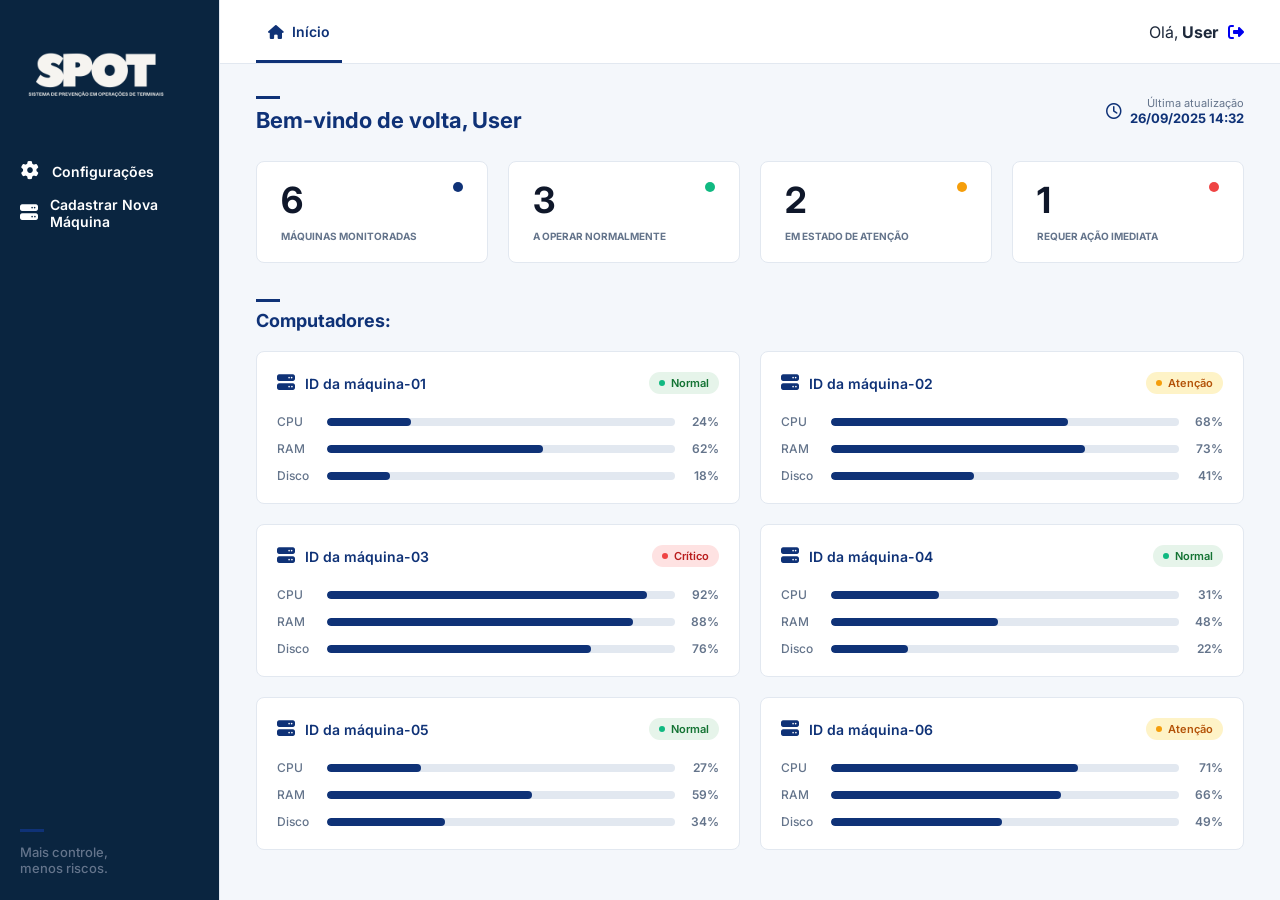
<file: public/dashboard/cards.html>
<!DOCTYPE html>
<html lang="pt-br">

<head>
    <meta charset="UTF-8">
    <meta http-equiv="X-UA-Compatible" content="IE=edge">
    <meta name="viewport" content="width=device-width, initial-scale=1.0">
    <title>SPOT | Painel de Monitorização</title>

    <link rel="preconnect" href="https://fonts.googleapis.com">
    <link rel="preconnect" href="https://fonts.gstatic.com" crossorigin>
    <link href="https://fonts.googleapis.com/css2?family=Inter:wght@300;400;500;600;700;800&display=swap" rel="stylesheet">
    <link rel="stylesheet" href="https://cdnjs.cloudflare.com/ajax/libs/font-awesome/6.4.0/css/all.min.css">

    <link rel="stylesheet" href="./../css/dashboards.css">

    <script src="../js/sessao.js" defer></script>
    <script src="../js/alerta.js" defer></script>
</head>

<body onload="exibirMaquinas()">
    <div class="layout-aplicacao">

        <aside class="barra-lateral">
            <div class="area-marca">
                <img src="../assets/icon/logo-branca.png" alt="Logo SPOT" class="imagem-logo">
            </div>

            <nav class="menu-lateral">
                <a href="#" class="item-menu">
                    <i class="fa-solid fa-gear"></i>
                    <span>Configurações</span>
                </a>
                <a href="#" class="item-menu">
                    <i class="fa-solid fa-server"></i>
                    <span>Cadastrar Nova Máquina</span>
                </a>
            </nav>

            <div class="rodape-lateral">
                <div class="linha-rodape"></div>
                <p>Mais controle,<br>menos riscos.</p>
            </div>
        </aside>

        <main class="conteudo-principal">

            <header class="cabecalho-superior">
                <nav class="navegacao-cabecalho">
                    <a href="#" class="aba-navegacao activa">
                        <i class="fa-solid fa-house"></i>
                        <span>Início</span>
                    </a>
                </nav>

                <div class="perfil-usuario">
                <div class="avatar-usuario">
                    <i class="fa-solid fa-user"></i>
                </div>
                <span class="nome-usuario">Olá, <strong id="b_usuario">User</strong></span>

                <div class="menu-dropdown-usuario" id="menu-dropdown-usuario">
                    <a href="../login.html" class="item-dropdown-logout" onclick="limparSessao()">
                <i class="fa-solid fa-right-from-bracket"></i>
                </a>
                </a>
                </div>
            </div>
            </header>

            <div class="corpo-painel">

                <section class="seccao-boas-vindas">
                    <div class="texto-boas-vindas">
                        <div class="linha-destaque"></div>
                        <h2>Bem-vindo de volta, <span class="destaque-usuario">User</span></h2>
                    </div>

                    <div class="ultima-atualizacao">
                        <i class="fa-regular fa-clock"></i>
                        <div class="info-atualizacao">
                            <span>Última atualização</span>
                            <strong id="data-atualizacao">26/09/2025 14:32</strong>
                        </div>
                    </div>
                </section>

                <section class="grelha-indicadores">
                    <div class="cartao-indicador">
                        <div class="conteudo-indicador">
                            <span class="numero-indicador" id="indicador-total">0</span>
                            <span class="rotulo-indicador">MÁQUINAS MONITORADAS</span>
                        </div>
                        <span class="ponto-estado ponto-azul"></span>
                    </div>

                    <div class="cartao-indicador">
                        <div class="conteudo-indicador">
                            <span class="numero-indicador" id="indicador-normal">0</span>
                            <span class="rotulo-indicador">A OPERAR NORMALMENTE</span>
                        </div>
                        <span class="ponto-estado ponto-verde"></span>
                    </div>

                    <div class="cartao-indicador">
                        <div class="conteudo-indicador">
                            <span class="numero-indicador" id="indicador-atencao">0</span>
                            <span class="rotulo-indicador">EM ESTADO DE ATENÇÃO</span>
                        </div>
                        <span class="ponto-estado ponto-amarelo"></span>
                    </div>

                    <div class="cartao-indicador">
                        <div class="conteudo-indicador">
                            <span class="numero-indicador" id="indicador-critico">0</span>
                            <span class="rotulo-indicador">REQUER AÇÃO IMEDIATA</span>
                        </div>
                        <span class="ponto-estado ponto-vermelho"></span>
                    </div>
                </section>

                <section class="seccao-computadores">
                    <div class="titulo-seccao">
                        <div class="linha-destaque"></div>
                        <h3>Computadores:</h3>
                    </div>

                    <div class="grelha-cartoes" id="grelha-maquinas"></div>
                </section>

            </div>
        </main>
    </div>

    <script>

        function limparSessao() {
            sessionStorage.clear();
        }


        function navegarParaDashboard(idMaquina) {
            sessionStorage.ID_MAQUINA = idMaquina;
            window.location.href = "./dashboard.html";
        }

        const listaMaquinas = [
            { id: "01", estado: "normal", cpu: 24, ram: 62, disco: 18 },
            { id: "02", estado: "atencao", cpu: 68, ram: 73, disco: 41 },
            { id: "03", estado: "critico", cpu: 92, ram: 88, disco: 76 },
            { id: "04", estado: "normal", cpu: 31, ram: 48, disco: 22 },
            { id: "05", estado: "normal", cpu: 27, ram: 59, disco: 34 },
            { id: "06", estado: "atencao", cpu: 71, ram: 66, disco: 49 },
        ];

        function exibirMaquinas() {
            const container = document.getElementById("grelha-maquinas");
            container.innerHTML = "";

            let totalNormal = 0, totalAtencao = 0, totalCritico = 0;

            const configuracaoEtiqueta = {
                normal: { classe: "etiqueta-normal", texto: "Normal" },
                atencao: { classe: "etiqueta-atencao", texto: "Atenção" },
                critico: { classe: "etiqueta-critica", texto: "Crítico" }
            };

            listaMaquinas.forEach(item => {
                if (item.estado === "normal") totalNormal++;
                if (item.estado === "atencao") totalAtencao++;
                if (item.estado === "critico") totalCritico++;

                const config = configuracaoEtiqueta[item.estado] || configuracaoEtiqueta.normal;

                container.innerHTML += `
                    <div class="cartao-maquina" onclick="navegarParaDashboard('${item.id}')">
                        <div class="cabecalho-cartao">
                            <div class="info-maquina">
                                <i class="fa-solid fa-server icone-maquina"></i>
                                <h4>ID da máquina-${item.id}</h4>
                            </div>
                            <span class="etiqueta-estado ${config.classe}">
                                <span class="ponto-etiqueta"></span> ${config.texto}
                            </span>
                        </div>
                        <div class="lista-metricas">
                            <div class="linha-metrica">
                                <span class="rotulo-metrica">CPU</span>
                                <div class="fundo-barra-progresso">
                                    <div class="preenchimento-barra-progresso" style="width: ${item.cpu}%;"></div>
                                </div>
                                <span class="valor-metrica">${item.cpu}%</span>
                            </div>
                            <div class="linha-metrica">
                                <span class="rotulo-metrica">RAM</span>
                                <div class="fundo-barra-progresso">
                                    <div class="preenchimento-barra-progresso" style="width: ${item.ram}%;"></div>
                                </div>
                                <span class="valor-metrica">${item.ram}%</span>
                            </div>
                            <div class="linha-metrica">
                                <span class="rotulo-metrica">Disco</span>
                                <div class="fundo-barra-progresso">
                                    <div class="preenchimento-barra-progresso" style="width: ${item.disco}%;"></div>
                                </div>
                                <span class="valor-metrica">${item.disco}%</span>
                            </div>
                        </div>
                    </div>
                `;
            });

            document.getElementById("indicador-total").innerText = listaMaquinas.length;
            document.getElementById("indicador-normal").innerText = totalNormal;
            document.getElementById("indicador-atencao").innerText = totalAtencao;
            document.getElementById("indicador-critico").innerText = totalCritico;
        }
    </script>
</body>

</html>
</file>
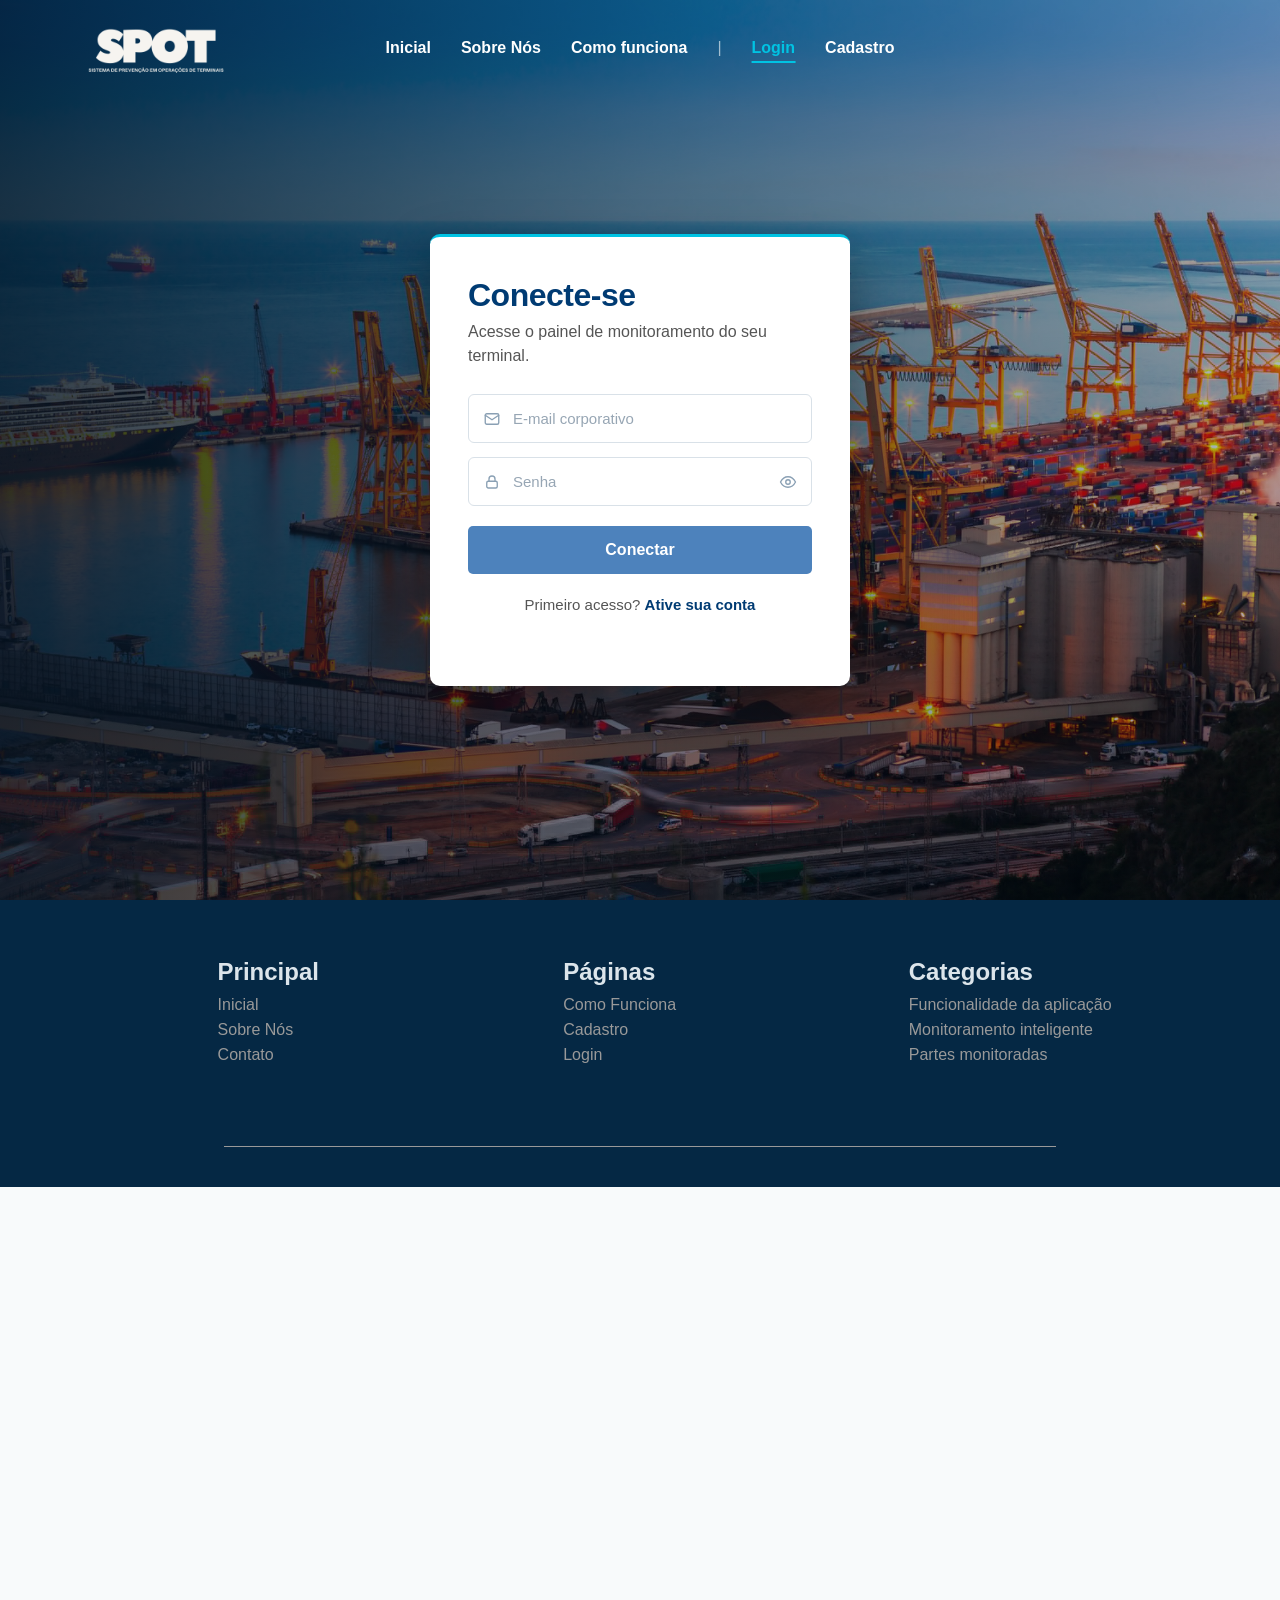
<file: public/dashboard/cardsAdmin.html>
<!DOCTYPE html>
<html lang="pt-br">

<head>
    <meta charset="UTF-8">
    <meta http-equiv="X-UA-Compatible" content="IE=edge">
    <meta name="viewport" content="width=device-width, initial-scale=1.0">
    <title>SPOT | Painel de Monitoramento</title>

    <link rel="preconnect" href="https://fonts.googleapis.com">
    <link rel="preconnect" href="https://fonts.gstatic.com" crossorigin>
    <link href="https://fonts.googleapis.com/css2?family=Inter:wght@300;400;500;600;700;800&display=swap"
        rel="stylesheet">
    <link rel="stylesheet" href="https://cdnjs.cloudflare.com/ajax/libs/font-awesome/6.4.0/css/all.min.css">

    <link rel="stylesheet" href="./../css/dashboards.css">

    <script src="../js/sessao.js" defer></script>
    <script src="../js/alerta.js" defer></script>
    <script src="../js/modalMaquina.js" defer></script>
</head>

<body onload="validarSessao(); exibirMaquinas()">
    <div class="layout-aplicacao">

        <aside class="barra-lateral">
            <div class="area-marca">
                <img src="../assets/icon/logo-branca.png" alt="Logo SPOT" class="imagem-logo">
            </div>

            <nav class="menu-lateral">
                <a href="cardsAdmin.html" class="item-menu">
                    <i class="fa-solid fa-gear"></i>
                    <span>Servidores</span>
                </a>


                <a href="#" class="item-menu" onclick="abrirModalCadastro(event)">
                    <i class="fa-solid fa-server"></i>
                    <span>Cadastrar Nova Máquina</span>
                </a>

                <a href="info_contato.html" class="item-menu ativo">
                    <i class="fa-solid fa-address-book"></i>
                    <span>Informações de Contato</span>
                </a>

                <a href="cadastroUser.html" class="item-menu">
                    <i class="fa-solid fa-user-plus"></i>
                    <span>Cadastrar Novo Usuário</span>
                </a>
            </nav>

            <div class="rodape-lateral">
                <div class="linha-rodape"></div>
                <p>
                    Encontrou alguma irregularidade?
                    <a href="https://spotsystemmonitoring.atlassian.net/jira/software/form/f4f1029a-17f9-4b6a-bf14-4c41de5b8d0c?atlOrigin=eyJpIjoiNmZjOWIyNjVlYTVhNDA1NmI1NTEwMzkxNjYyNmI4MDciLCJwIjoiaiJ9"
                        target="_blank" style="color: #D1D5DB;">
                        Clique aqui
                    </a>
                    e informe nossa equipe.
                </p>
            </div>
        </aside>

        <main class="conteudo-principal">

            <header class="cabecalho-superior">
                <nav class="navegacao-cabecalho">
                    <a href="#" class="aba-navegacao activa">
                        <i class="fa-solid fa-server"></i>
                        <span>Visão Geral dos Servidores</span>
                    </a>
                </nav>

                <div class="perfil-usuario">
                    <div class="avatar-usuario">
                        <i class="fa-solid fa-user"></i>
                    </div>
                    <span class="nome-usuario">Olá, <strong id="b_usuario">User</strong></span>

                    <div class="menu-dropdown-usuario" id="menu-dropdown-usuario">
                        <a href="../login.html" class="item-dropdown-logout" onclick="limparSessao()">
                            <i class="fa-solid fa-right-from-bracket"></i>
                        </a>
                        </a>
                    </div>
                </div>
            </header>

            <div class="corpo-painel">

                <section class="seccao-boas-vindas">
                    <div class="texto-boas-vindas">
                        <div class="linha-destaque"></div>
                        <h2>Boas-vindas, <span id="b_usuario_boas_vindas">User</span></h2>

                    </div>

                    <div class="ultima-atualizacao">
                        <i class="fa-regular fa-clock"></i>
                        <div class="info-atualizacao">
                            <span>Última atualização</span>
                            <strong id="data-atualizacao">26/09/2025 14:32</strong>
                        </div>
                    </div>
                </section>

                <section class="grelha-indicadores">
                    <div class="cartao-indicador">
                        <div class="conteudo-indicador">
                            <span class="numero-indicador" id="indicador-total">0</span>
                            <span class="rotulo-indicador">MÁQUINAS MONITORADAS</span>
                        </div>
                        <span class="ponto-estado ponto-azul"></span>
                    </div>

                    <div class="cartao-indicador">
                        <div class="conteudo-indicador">
                            <span class="numero-indicador" id="indicador-normal">0</span>
                            <span class="rotulo-indicador">A OPERAR NORMALMENTE</span>
                        </div>
                        <span class="ponto-estado ponto-verde"></span>
                    </div>

                    <div class="cartao-indicador">
                        <div class="conteudo-indicador">
                            <span class="numero-indicador" id="indicador-atencao">0</span>
                            <span class="rotulo-indicador">EM ESTADO DE ATENÇÃO</span>
                        </div>
                        <span class="ponto-estado ponto-amarelo"></span>
                    </div>

                    <div class="cartao-indicador">
                        <div class="conteudo-indicador">
                            <span class="numero-indicador" id="indicador-critico">0</span>
                            <span class="rotulo-indicador">REQUER AÇÃO IMEDIATA</span>
                        </div>
                        <span class="ponto-estado ponto-vermelho"></span>
                    </div>
                </section>

                <section class="seccao-computadores">
                    <div class="titulo-seccao">
                        <div class="linha-destaque"></div>
                        <h3>Computadores:</h3>
                    </div>

                    <div class="grelha-cartoes" id="grelha-maquinas"></div>
                </section>

            </div>
        </main>
    </div>

    <script src="../js/cardsMaquinas.js"></script>

    <div class="modal-sobreposicao" id="modal_cadastro_maquina" onclick="fecharModalAoClicarFora(event)">
        <div class="caixa-modal" role="dialog" aria-modal="true" aria-labelledby="titulo_modal_maquina">
            <div class="cabecalho-modal">
                <div class="titulo-modal-grupo">
                    <div class="icone-titulo-modal">
                        <i class="fa-solid fa-server"></i>
                    </div>
                    <div>
                        <h3 id="titulo_modal_maquina">Cadastrar Nova Máquina</h3>
                        <p>Registre um novo servidor para monitoramento no SPOT</p>
                    </div>
                </div>
                <button type="button" class="botao-fechar-modal" onclick="fecharModalCadastro()"
                    aria-label="Fechar janela">
                    <i class="fa-solid fa-xmark"></i>
                </button>
            </div>

            <form id="form_cadastro_maquina" onsubmit="prepararEnvioMaquina(event)" novalidate>
                <div class="corpo-modal">
                    <div id="feedback_modal_maquina" class="alerta-modal" style="display: none;"></div>

                    <div class="linha-dupla-modal">
                        <div class="grupo-campo-modal">
                            <label for="input_hostname">Hostname <span class="obrigatorio">*</span></label>
                            <input type="text" id="input_hostname" name="hostname" maxlength="50"
                                placeholder="Ex: SRV-SANTOS-TOS01" required>
                        </div>

                        <div class="grupo-campo-modal">
                            <label for="input_so">Sistema Operacional <span class="obrigatorio">*</span></label>
                            <input type="text" id="input_so" name="sistema_operacional"
                                list="lista_sistemas_operacionais" maxlength="100"
                                placeholder="Ex: Ubuntu Server 24.04 LTS" required>
                            <datalist id="lista_sistemas_operacionais">
                                <option value="Ubuntu Server 24.04 LTS">
                                <option value="Ubuntu Server 22.04 LTS">
                                <option value="Windows Server 2022">
                                <option value="Windows Server 2019">
                                <option value="Debian 12">
                                <option value="Red Hat Enterprise Linux 9">
                            </datalist>
                        </div>
                    </div>

                    <div class="grupo-campo-modal">
                        <label for="input_localizacao">Localização Física / Setor <span
                                class="obrigatorio">*</span></label>
                        <input type="text" id="input_localizacao" name="localizacao" maxlength="200"
                            placeholder="Ex: Terminal 1 - Datacenter Principal, Rack B04" required>
                    </div>

                    <div class="linha-dupla-modal">
                        <div class="grupo-campo-modal">
                            <label for="input_uuid">UUID do Servidor <span class="obrigatorio">*</span></label>
                            <input type="text" id="input_uuid" name="UUID" maxlength="60"
                                placeholder="Ex: 550e8400-e29b-41d4-a716-446655440000" required>
                        </div>

                        <div class="grupo-campo-modal">
                            <label for="input_mac">
                                MAC Address <span class="tag-opcional">(Opcional)</span>
                            </label>
                            <input type="text" id="input_mac" name="macAddress" maxlength="17"
                                placeholder="00:1B:44:11:3A:B7" oninput="aplicarMascaraMac(this)">
                        </div>
                    </div>
                </div>

                <div class="rodape-modal">
                    <button type="button" class="botao-modal-secundario" onclick="fecharModalCadastro()">
                        Cancelar
                    </button>
                    <button type="submit" class="botao-modal-primario">
                        <i class="fa-solid fa-check"></i> Cadastrar Máquina
                    </button>
                </div>
            </form>
        </div>
    </div>

    <!-- MODAL: EXCLUIR MÁQUINA -->
<div class="modal-sobreposicao" id="modal_exclusao_maquina" onclick="fecharModalExclusaoMaquinaFora(event)">
    <div class="caixa-modal caixa-modal-compacta" role="dialog" aria-modal="true" aria-labelledby="titulo_modal_exclusao_maquina">
        <div class="cabecalho-modal">
            <div class="titulo-modal-grupo">
                <div class="icone-titulo-modal perigo">
                    <i class="fa-solid fa-trash-can"></i>
                </div>
                <div>
                    <h3 id="titulo_modal_exclusao_maquina">Excluir Máquina</h3>
                    <p>Esta ação removerá o servidor e seu histórico</p>
                </div>
            </div>
            <button type="button" class="botao-fechar-modal" onclick="fecharModalExclusaoMaquina()" aria-label="Fechar janela">
                <i class="fa-solid fa-xmark"></i>
            </button>
        </div>

        <div class="corpo-modal">
            <div id="feedback_modal_exclusao" class="alerta-modal" style="display: none;"></div>
            <p class="texto-confirmacao-exclusao">
                Tem certeza de que deseja excluir a máquina <strong id="nome_maquina_exclusao"></strong>?
                Essa ação não poderá ser desfeita.
            </p>
        </div>

        <div class="rodape-modal">
            <button type="button" class="botao-modal-secundario" onclick="fecharModalExclusaoMaquina()">
                Cancelar
            </button>
            <button type="button" class="botao-modal-perigo" id="btn_confirmar_exclusao_maquina" onclick="confirmarExclusaoMaquina()">
                <i class="fa-solid fa-trash"></i> Sim, excluir
            </button>
        </div>
    </div>
</div>
</body>

</html>
</file>
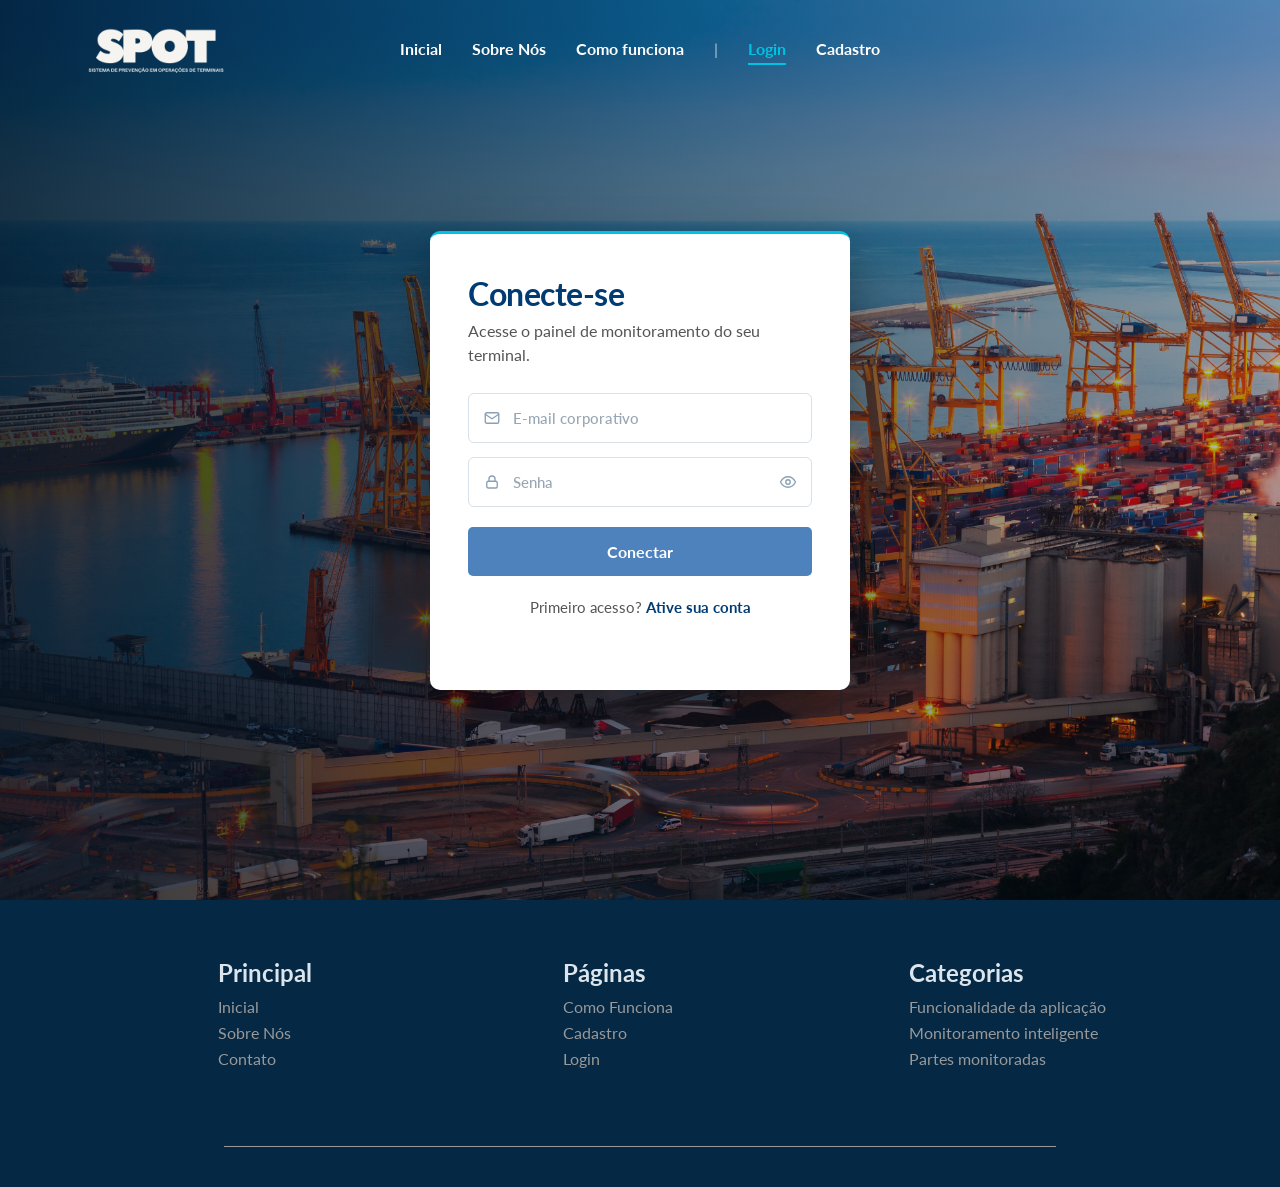
<file: public/dashboard/cardsUser.html>
<!DOCTYPE html>
<html lang="pt-br">

<head>
    <meta charset="UTF-8">
    <meta http-equiv="X-UA-Compatible" content="IE=edge">
    <meta name="viewport" content="width=device-width, initial-scale=1.0">
    <title>SPOT | Painel de Monitoramento</title>

    <link rel="preconnect" href="https://fonts.googleapis.com">
    <link rel="preconnect" href="https://fonts.gstatic.com" crossorigin>
    <link href="https://fonts.googleapis.com/css2?family=Inter:wght@300;400;500;600;700;800&display=swap"
        rel="stylesheet">
    <link rel="stylesheet" href="https://cdnjs.cloudflare.com/ajax/libs/font-awesome/6.4.0/css/all.min.css">

    <link rel="stylesheet" href="./../css/dashboards.css">

    <script src="../js/sessao.js" defer></script>
    <script src="../js/alerta.js" defer></script>
    <script src="../js/modalMaquina.js" defer></script>
</head>

<body onload="validarSessao(); exibirMaquinas()">
    <div class="layout-aplicacao">

        <aside class="barra-lateral">
            <div class="area-marca">
                <img src="../assets/icon/logo-branca.png" alt="Logo SPOT" class="imagem-logo">
            </div>

            <nav class="menu-lateral">
                <a href="cardsUser.html" class="item-menu">
                    <i class="fa-solid fa-gear"></i>
                    <span>Servidores</span>
                </a>

                <a href="#" class="item-menu" onclick="abrirModalCadastro(event)">
                    <i class="fa-solid fa-server"></i>
                    <span>Cadastrar Nova Máquina</span>
                </a>

                <a href="info_contato.html" class="item-menu ativo">
                    <i class="fa-solid fa-address-book"></i>
                    <span>Informações de Contato</span>
                </a>
            </nav>

            <div class="rodape-lateral">
                <div class="linha-rodape"></div>
                <p>
                    Encontrou alguma irregularidade?
                    <a href="https://spotsystemmonitoring.atlassian.net/jira/software/form/f4f1029a-17f9-4b6a-bf14-4c41de5b8d0c?atlOrigin=eyJpIjoiNmZjOWIyNjVlYTVhNDA1NmI1NTEwMzkxNjYyNmI4MDciLCJwIjoiaiJ9"
                        target="_blank" style="color: #D1D5DB;">
                        Clique aqui
                    </a>
                    e informe nossa equipe.
                </p>
            </div>
        </aside>

        <main class="conteudo-principal">

            <header class="cabecalho-superior">
                <nav class="navegacao-cabecalho">
                    <a href="#" class="aba-navegacao activa">
                        <i class="fa-solid fa-server"></i>
                        <span>Visão Geral dos Servidores</span>
                    </a>
                </nav>

                <div class="perfil-usuario">
                    <div class="avatar-usuario">
                        <i class="fa-solid fa-user"></i>
                    </div>
                    <span class="nome-usuario">Olá, <strong id="b_usuario">User</strong></span>

                    <div class="menu-dropdown-usuario" id="menu-dropdown-usuario">
                        <a href="../login.html" class="item-dropdown-logout" onclick="limparSessao()">
                            <i class="fa-solid fa-right-from-bracket"></i>
                        </a>
                        </a>
                    </div>
                </div>
            </header>


            <div class="corpo-painel">

                <section class="seccao-boas-vindas">
                    <div class="texto-boas-vindas">
                        <div class="linha-destaque"></div>
                        <h2>Boas-vindas, <span id="b_usuario_boas_vindas">User</span></h2>
                    </div>

                    <div class="ultima-atualizacao">
                        <i class="fa-regular fa-clock"></i>
                        <div class="info-atualizacao">
                            <span>Última atualização</span>
                            <strong id="data-atualizacao">26/09/2025 14:32</strong>
                        </div>
                    </div>
                </section>

                <section class="grelha-indicadores">
                    <div class="cartao-indicador">
                        <div class="conteudo-indicador">
                            <span class="numero-indicador" id="indicador-total">0</span>
                            <span class="rotulo-indicador">MÁQUINAS MONITORADAS</span>
                        </div>
                        <span class="ponto-estado ponto-azul"></span>
                    </div>

                    <div class="cartao-indicador">
                        <div class="conteudo-indicador">
                            <span class="numero-indicador" id="indicador-normal">0</span>
                            <span class="rotulo-indicador">A OPERAR NORMALMENTE</span>
                        </div>
                        <span class="ponto-estado ponto-verde"></span>
                    </div>

                    <div class="cartao-indicador">
                        <div class="conteudo-indicador">
                            <span class="numero-indicador" id="indicador-atencao">0</span>
                            <span class="rotulo-indicador">EM ESTADO DE ATENÇÃO</span>
                        </div>
                        <span class="ponto-estado ponto-amarelo"></span>
                    </div>

                    <div class="cartao-indicador">
                        <div class="conteudo-indicador">
                            <span class="numero-indicador" id="indicador-critico">0</span>
                            <span class="rotulo-indicador">REQUER AÇÃO IMEDIATA</span>
                        </div>
                        <span class="ponto-estado ponto-vermelho"></span>
                    </div>
                </section>

                <section class="seccao-computadores">
                    <div class="titulo-seccao">
                        <div class="linha-destaque"></div>
                        <h3>Computadores:</h3>
                    </div>

                    <div class="grelha-cartoes" id="grelha-maquinas"></div>
                </section>

            </div>
        </main>
    </div>

    <script src="../js/cardsMaquinas.js"></script>
    <div class="modal-sobreposicao" id="modal_cadastro_maquina" onclick="fecharModalAoClicarFora(event)">
        <div class="caixa-modal" role="dialog" aria-modal="true" aria-labelledby="titulo_modal_maquina">
            <div class="cabecalho-modal">
                <div class="titulo-modal-grupo">
                    <div class="icone-titulo-modal">
                        <i class="fa-solid fa-server"></i>
                    </div>
                    <div>
                        <h3 id="titulo_modal_maquina">Cadastrar Nova Máquina</h3>
                        <p>Registre um novo servidor para monitoramento no SPOT</p>
                    </div>
                </div>
                <button type="button" class="botao-fechar-modal" onclick="fecharModalCadastro()"
                    aria-label="Fechar janela">
                    <i class="fa-solid fa-xmark"></i>
                </button>
            </div>

            <form id="form_cadastro_maquina" onsubmit="prepararEnvioMaquina(event)" novalidate>
                <div class="corpo-modal">
                    <div id="feedback_modal_maquina" class="alerta-modal" style="display: none;"></div>

                    <div class="linha-dupla-modal">
                        <div class="grupo-campo-modal">
                            <label for="input_hostname">Hostname <span class="obrigatorio">*</span></label>
                            <input type="text" id="input_hostname" name="hostname" maxlength="50"
                                placeholder="Ex: SRV-SANTOS-TOS01" required>
                        </div>

                        <div class="grupo-campo-modal">
                            <label for="input_so">Sistema Operacional <span class="obrigatorio">*</span></label>
                            <input type="text" id="input_so" name="sistema_operacional"
                                list="lista_sistemas_operacionais" maxlength="100"
                                placeholder="Ex: Ubuntu Server 24.04 LTS" required>
                            <datalist id="lista_sistemas_operacionais">
                                <option value="Ubuntu Server 24.04 LTS">
                                <option value="Ubuntu Server 22.04 LTS">
                                <option value="Windows Server 2022">
                                <option value="Windows Server 2019">
                                <option value="Debian 12">
                                <option value="Red Hat Enterprise Linux 9">
                            </datalist>
                        </div>
                    </div>

                    <div class="grupo-campo-modal">
                        <label for="input_localizacao">Localização Física / Setor <span
                                class="obrigatorio">*</span></label>
                        <input type="text" id="input_localizacao" name="localizacao" maxlength="200"
                            placeholder="Ex: Terminal 1 - Datacenter Principal, Rack B04" required>
                    </div>

                    <div class="linha-dupla-modal">
                        <div class="grupo-campo-modal">
                            <label for="input_uuid">UUID do Servidor <span class="obrigatorio">*</span></label>
                            <input type="text" id="input_uuid" name="UUID" maxlength="60"
                                placeholder="Ex: 550e8400-e29b-41d4-a716-446655440000" required>
                        </div>

                        <div class="grupo-campo-modal">
                            <label for="input_mac">
                                MAC Address <span class="tag-opcional">(Opcional)</span>
                            </label>
                            <input type="text" id="input_mac" name="macAddress" maxlength="17"
                                placeholder="00:1B:44:11:3A:B7" oninput="aplicarMascaraMac(this)">
                        </div>
                    </div>
                </div>

                <div class="rodape-modal">
                    <button type="button" class="botao-modal-secundario" onclick="fecharModalCadastro()">
                        Cancelar
                    </button>
                    <button type="submit" class="botao-modal-primario">
                        <i class="fa-solid fa-check"></i> Cadastrar Máquina
                    </button>
                </div>
            </form>
        </div>
    </div>

</body>

</html>
</file>
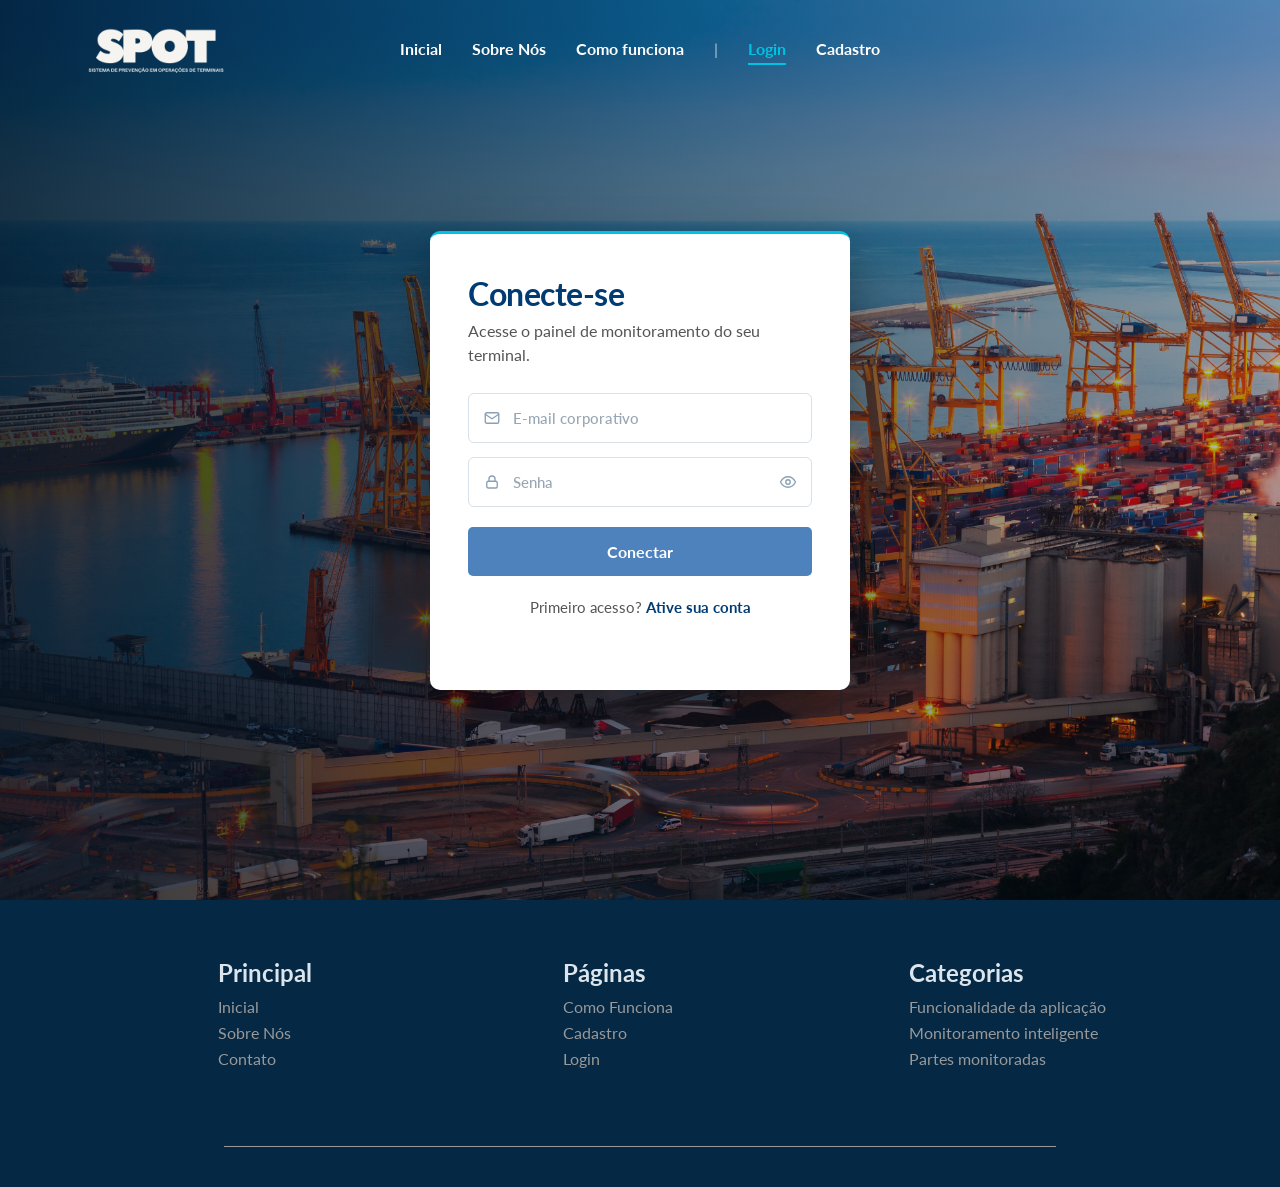
<file: public/dashboard/edicao-aviso.html>
<!DOCTYPE html>
<html lang="pt-br">

<head>
    <link rel="shortcut icon" href="../assets/icon/favicon2.ico" type="image/x-icon">
    <meta charset="UTF-8">
    <meta http-equiv="X-UA-Compatible" content="IE=edge">
    <meta name="viewport" content="width=device-width, initial-scale=1.0">
    <title>AquaTech | Página Inicial</title>

    
    <link rel="stylesheet" href="./../css/dashboards.css">
    <link rel="stylesheet" href="./../css/estilo.css" />
    <script src="../js/sessao.js"></script>

    <link rel="preconnect" href="https://fonts.gstatic.com">
    <link
        href="https://fonts.googleapis.com/css2?family=Exo+2:ital,wght@0,100;0,200;0,300;0,400;0,500;0,600;0,700;0,800;0,900;1,100;1,200;1,300;1,400;1,500;1,600;1,700;1,800;1,900&display=swap"
        rel="stylesheet">
</head>

<body onload="validarSessao(), listarInfosDeUm()" style="background-color: #161618;">
    <!-- <body onload="validarSessao()"> -->

    <div class="janela">


        <div class="header-left">

            <h1>AquaTech</h1>

            <div class="hello">
                <h3>Olá, <span id="b_usuario">usuário</span>!</h3>
            </div>

            <div class="btn-nav-white">
                <a href="cards.html">
                    <h3>Aquários e Terrários</h3>
                </a>
            </div>

            <div class="btn-nav-white">
                <a href="./dashboard.html">
                    <h3>Gráficos</h3>
                </a>
            </div>

            <div class="btn-nav-white">
                <a href="./mural.html">
                    <h3>Mural de Avisos</h3>
                </a>
            </div>

            <div class="btn-logout" onclick="limparSessao()">
                <h3>Sair</h3>
            </div>

        </div>

        <div class="dash-right">

            <div class="avisos">
                <div class="container">
                    <h1>Editar um aviso</h1>
                    <div class="div-form">
                        <label>
                            ID:
                            <br>
                            <input id="input_id" maxlength="100" type="text" style="color: rgb(196, 196, 196)" disabled>
                        </label>
                        <label>
                            Autor:
                            <br>
                            <input id="input_nome" maxlength="100" type="text" style="color: rgb(196, 196, 196)"
                                disabled>
                        </label>
                        <label>
                            Título:
                            <br>
                            <input id="input_titulo" maxlength="100" type="text" style="color: rgb(196, 196, 196)"
                                disabled>
                        </label>
                        <br>
                        <label>
                            Descrição (máximo de 250 caracteres):
                            <br>
                            <textarea id="textarea_descricao" maxlength="250" rows="5"></textarea>
                        </label>
                        <br>
                        <button onclick="editar()">Editar</button>
                    </div>

                </div>
            </div>
        </div>
    </div>
</body>

</html>

<script>
    function listarInfosDeUm() {
        console.log("Criar função de trazer informações de post escolhido");
    }

    function editar() {
        fetch(`/avisos/editar/${sessionStorage.getItem("ID_POSTAGEM_EDITANDO")}`, {
            method: "PUT",
            headers: {
                "Content-Type": "application/json"
            },
            body: JSON.stringify({
                descricao: textarea_descricao.value
            })
        }).then(function (resposta) {

            if (resposta.ok) {
                window.alert("Post atualizado com sucesso pelo usuario de email: " + sessionStorage.getItem("EMAIL_USUARIO") + "!");
                window.location = "/dashboard/mural.html"
            } else if (resposta.status == 404) {
                window.alert("Deu 404!");
            } else {
                throw ("Houve um erro ao tentar realizar a postagem! Código da resposta: " + resposta.status);
            }
        }).catch(function (resposta) {
            console.log(`#ERRO: ${resposta}`);
        });
    }

</script>
</file>
<file: public/css/estilo.css>
@import url('https://fonts.googleapis.com/css2?family=Lato:wght@400;500;600;700&family=Barlow:wght@600;700;800&display=swap');

* {
  box-sizing: border-box;
}

html {
  scroll-behavior: smooth;
}

body {
  margin: 0;
  padding: 0;
  font-family: "Lato", sans-serif;
}

:root {
  --tamanho-header: 80px;
  --tamanho-footer: 65px;
  --tamanho-banner: clamp(400px, 60vh, 800px);
  --tamanho-simulador: calc(clamp(500px, 100vh, 900px) - var(--tamanho-header) - var(--tamanho-footer) - 2px);
  --tamanho-login: calc(clamp(500px, 100vh, 900px) - var(--tamanho-header) - var(--tamanho-footer) - 2px);
}

.container {
  display: flex;
  width: 80%;
  max-width: 1200px;
  margin: auto;
}

.header {
  height: var(--tamanho-header);
  position: absolute;
  top: 0;
  left: 0;
  width: 100%;
  z-index: 10;
  background: transparent;
}

.header .container {
  width: 90%;
  max-width: 1400px;
  height: 100%;
  margin: auto;
  display: flex;
  align-items: center;
}

.header h1 {
  margin: 0;
}

.logo-site {
  width: 100%;
  max-width: 250px;
  height: auto;
  display: block;
  transform: translate(-8px, 8px);
}

.titulo {
  width: fit-content;
  font-weight: 500;
  z-index: 100;
}

.navbar {
  position: absolute;
  left: 50%;
  transform: translate(-50%, 8px);
  display: flex;
  align-items: center;
  justify-content: center;
  gap: clamp(12px, 2vw, 40px);
  list-style: none;
  margin: 0;
  padding: 0;
}

.header a {
  text-decoration: none;
  color: white;
  font-size: 16px;
  font-weight: 500;
  padding-bottom: 5px;
  transition: 0.3s;
}

.header a:hover {
  color: #0b0b32;
}

.navbar .agora a {
  color: #00C3E3;
  border-bottom: 2px solid #00C3E3;
}

.navbar .agora a:hover {
  color: #00C3E3;
}

.separador {
  color: rgba(255, 255, 255, 0.8);
}

.banner {
  height: clamp(450px, 65vh, 850px);
  min-height: 450px;
  color: white;
  background-image:
    linear-gradient(
      90deg,
      rgba(3, 18, 32, 0.82) 0%,
      rgba(3, 18, 32, 0.62) 35%,
      rgba(3, 18, 32, 0.25) 65%,
      rgba(3, 18, 32, 0.05) 100%
    ),
    url('../assets/imgs/Navio\ de\ cima.jpg');

  background-size: cover;
  background-position: center;
}

.banner .container {
  width: 80%;
  max-width: 1200px;
  height: 100%;
  margin: auto;
  display: flex;
  flex-direction: column;
  justify-content: center;
  align-items: flex-start;
  padding-top: clamp(30px, 5vw, 60px);
}

.banner .container p {
  width: 100%;
  max-width: 650px;
  margin: 0;
  font-size: clamp(28px, 3.2vw, 46px);
  line-height: 1.08;
  font-weight: 700;
  letter-spacing: -1px;
  text-shadow: 0 3px 12px rgba(0, 0, 0, 0.35);
}

.banner-botoes {
  display: flex;
  gap: clamp(10px, 1vw, 14px);
  margin-top: 2%;
  flex-wrap: wrap;
}

.btn-banner {
  display: inline-flex;
  align-items: center;
  justify-content: center;
  padding: clamp(10px, 1vw, 13px) clamp(16px, 2vw, 28px);
  border-radius: 5px;
  border: 1px solid white;
  font-size: 16px;
  font-weight: 600;
  text-decoration: none;
  color: white;
  transition: all 0.25s ease;
}

.btn-banner:hover {
  background-color: rgba(255, 255, 255, 0.12);
}

.btn-banner-primario {
  background-color: #4d82bc;
  border-color: #4d82bc;
}

.btn-banner-primario:hover {
  background-color: #3e70a5;
  border-color: #3e70a5;
}

.social {
  background-color: #ffffff;
  padding: clamp(60px, 8vw, 100px) 0 clamp(60px, 8vw, 110px);
}

.social .container {
  width: 80%;
  max-width: 1200px;
  margin: auto;
  display: grid;
  grid-template-columns: minmax(0, 1.15fr) minmax(0, 0.85fr);
  gap: clamp(30px, 6vw, 100px);
  align-items: center;
}

.introducao {
  max-width: 650px;
}

.monitoramento-inteligente {
  display: inline-block;
  color: #4d82bc;
  margin-bottom: clamp(12px, 2vw, 20px);
  font-size: 13px;
  font-weight: 700;
  letter-spacing: 1.5px;
}

.social-introducao h2 {
  margin: 0 0 clamp(15px, 2vw, 25px);
  color: #003b73;
  font-size: clamp(26px, 3vw, 38px);
  line-height: 1.18;
  font-weight: 600;
  letter-spacing: -0.5px;
}

.social-introducao p {
  margin: 0;
  max-width: 600px;
  color: #555;
  font-size: clamp(16px, 1.4vw, 18px);
  line-height: 1.7;
}

.social-introducao b {
  color: #003b73;
}

.social-componentes {
  display: grid;
  grid-template-columns: repeat(2, minmax(0, 1fr));
  gap: 0;
}

.componente {
  padding: clamp(15px, 2vw, 25px) clamp(12px, 1.5vw, 20px);
  border-top: 1px solid #dce5eb;
  display: flex;
  gap: clamp(10px, 1.5vw, 18px);
  transition: 0.25s ease;
}

.coponente:nth-child(3),
.componente:nth-child(4) {
  border-bottom: 1px solid #dce5eb;
}

.numero {
  color: #4d82bc;
  font-size: 13px;
  font-weight: 700;
  padding-top: 4px;
}

.componente h3 {
  margin: 0 0 7px;
  color: #003b73;
  font-size: clamp(16px, 1.5vw, 19px);
  font-weight: 700;
}

.componente p {
  margin: 0;
  color: #666;
  font-size: 14px;
  line-height: 1.5;
}

.monitoramento {
  background-color: rgba(8, 61, 99);
  padding: clamp(60px, 7vw, 80px) 0 clamp(60px, 8vw, 100px);
  color: white;
}

.monitoramento .container {
  width: 80%;
  max-width: 1200px;
  margin: auto;
  display: block;
}

.monitoramento-topo {
  display: flex;
  justify-content: space-between;
  gap: 30px;
  margin-bottom: clamp(30px, 4vw, 50px);
  flex-wrap: wrap;
}

.monitoramento-topo h2 {
  margin: 0 0 clamp(10px, 1.5vw, 15px);
  font-size: clamp(26px, 3vw, 38px);
  font-weight: 500;
}

.monitoramento-topo p {
  margin: 0;
  max-width: 700px;
  font-size: clamp(16px, 1.4vw, 18px);
  line-height: 1.5;
  color: rgba(255, 255, 255, 0.85);
}

.categorias {
  background-color: rgba(0, 0, 255, 0);
  display: flex;
  gap: clamp(8px, 1vw, 12px);
  margin-bottom: clamp(16px, 2vw, 24px);
  flex-wrap: wrap;
}

.categoria {
  border: 1px solid white;
  background: transparent;
  color: white;
  border-radius: 25px;
  padding: clamp(8px, 1vw, 9px) clamp(14px, 1.5vw, 18px);
  font-family: "Inter", sans-serif;
  font-size: 14px;
  font-weight: 600;
  cursor: pointer;
}

.categoria.ativa {
  background-color: #4d82bc;
  border-color: #4d82bc;
}

.cards-monitoramento {
  width: 100%;
  max-width: 100%;
  background-color: rgba(255, 166, 0, 0.028);
  display: grid;
  grid-template-columns: repeat(auto-fit, minmax(min(100%, 260px), 1fr));
  gap: clamp(16px, 2vw, 24px);
  overflow: visible;
}

.card-monitoramento {
  margin-left: 0;
  min-width: 0;
  width: 100%;
  background-color: rgb(39, 96, 139);
  border-radius: 10px;
  overflow: hidden;
  color: #003b73;
  border-top: 2px solid rgba(70, 201, 230, 0.971);
  border-bottom: 2px solid rgba(53, 204, 238, 0.971);
  transition:
    transform 0.3s ease,
    box-shadow 0.3s ease;
}

.card-monitoramento:hover {
  transform: scale(1.02);

  box-shadow:
    0 0 10px rgba(31, 44, 156, 0.845),
    0 0 25px rgba(50, 212, 234, 0.781),
    0 12px 30px rgba(39, 218, 242, 0.857);
}

.card-imagem {
  width: 95%;
  margin: 2.3% auto 0;
  aspect-ratio: 4 / 3;
  height: auto;
  border-radius: 20px;
  background-size: cover;
  background-position: center;
}

.card-imagem.cpu {
  background-image: url(../assets/imgs/cpuImagem.jpg);
}

.card-imagem.memoria {
  background-image: url(../assets/imgs/memoriaRam.jpg);
}

.card-imagem.disco {
  background-image: url(../assets/imgs/disco.jpg);
}

.card-imagem.rede {
  background-image: url(../assets/imgs/rede.jpg);
}

.card-conteudo {
  padding: clamp(16px, 2vw, 24px);
}

.card-conteudo h3 {
  margin: 0 0 clamp(10px, 1.5vw, 15px);
  font-size: clamp(20px, 2.2vw, 27px);
  font-weight: 600;
  color: white;
}

.card-conteudo p {
  margin: 0;
  color: #d5d3d3;
  font-size: 15px;
  line-height: 1.5;
}

.footer {
  background-color: white;
  margin-top: clamp(40px, 6vw, 80px);
  padding: clamp(40px, 6vw, 70px) 8% clamp(20px, 3vw, 30px);
  color: #555;
}

.footer-conteudo {
  max-width: 1200px;
  width: 100%;
  margin: 0 auto;
  display: flex;
  justify-content: space-between;
  gap: clamp(30px, 5vw, 80px);
  align-items: flex-start;
}

.footer-info {
  max-width: 500px;
  width: 100%;
}

.logo-footer {
  width: 100%;
  max-width: 600px;
  height: auto;
  display: block;
  margin-bottom: clamp(15px, 2vw, 25px);
  transform: translateY(-20px);
}

.titulo-footer {
  color: #052844;
  font-size: clamp(28px, 4vw, 48px);
  margin: 0 0 clamp(15px, 2vw, 25px);
  font-weight: 700;
}

.texto-footer {
  max-width: 500px;
  color: #777;
  line-height: 1.8;
  font-size: 16px;
  margin-bottom: clamp(20px, 2.5vw, 30px);
}

.links-footer {
  display: flex;
  gap: clamp(15px, 2vw, 30px);
  flex-wrap: wrap;
}

.links-footer a {
  color: #555;
  font-size: 16px;
  font-weight: 500;
  text-decoration: none;
  transition: 0.3s;
}

.links-footer a:hover {
  color: #052844;
}

.footer-contato {
  max-width: 500px;
  width: 100%;
}

.footer-contato h2 {
  color: #052844;
  font-size: clamp(22px, 2.5vw, 28px);
  margin: 0 0 clamp(10px, 1.5vw, 15px);
}

.footer-contato p {
  color: #777;
  font-size: 15px;
  line-height: 1.7;
  margin-bottom: clamp(15px, 2vw, 25px);
}

.form-contato {
  display: flex;
  flex-direction: column;
  gap: clamp(10px, 1.2vw, 12px);
}

.form-contato input {
  width: 100%;
  padding: clamp(10px, 1.5vw, 14px) clamp(12px, 1.5vw, 16px);
  border: 1px solid #ddd;
  border-radius: 6px;
  background-color: #fff;
  font-size: 15px;
  box-sizing: border-box;
  outline: none;
  transition: 0.3s;
}

.form-contato input:focus {
  border-color: #052844;
}

.form-contato input::placeholder {
  color: #999;
}

.form-contato button {
  margin-top: 8px;
  padding: clamp(10px, 1.5vw, 14px) clamp(15px, 2vw, 20px);
  border: none;
  border-radius: 6px;
  background-color: #052844;
  color: #fff;
  font-size: 15px;
  font-weight: 600;
  cursor: pointer;
  transition: 0.3s;
}

.form-contato button:hover {
  background-color: #0a3d63;
}

.footer-final {
  max-width: 1200px;
  width: 100%;
  margin: clamp(30px, 4vw, 50px) auto 0;
  padding-top: clamp(15px, 2vw, 25px);
  border-top: 1px solid #ddd;
  text-align: center;
}

.footer-final p {
  margin: 0;
  color: white;
  font-size: 13px;
}

.footer-footer {
  background-color: #052844;
  padding: 3% 0 1.5% 0;
}

.footer-footer .footer-container {
  max-width: 100%;
  margin: 0;
  width: 100%;
  display: flex;
  flex-direction: row;
  flex-wrap: wrap;
  background-color: #052844;
  color: #999;
}

.footer-footer .footer-container .espaco-lateral {
  width: 17%;
}

.footer-footer .footer-container .boxes {
  display: flex;
  flex-direction: column;
  width: 27%;
  padding-top: 1.5%;
  padding-bottom: 4%;
}

.footer-footer .footer-container .boxes .footer-menu ul {
  margin: 0;
  padding: 0;
}

.footer-footer .footer-container .boxes .footer-menu ul li {
  list-style: none;
  margin-bottom: 2%;
}

.footer-footer .footer-container .boxes .footer-menu ul li a {
  text-decoration: none;
  color: #999;
}

.footer-footer .footer-container .boxes .footer-menu ul li a:hover {
  text-decoration: none;
  color: #4a4a4a;
}

.footer-footer .footer-container h2 {
  color: #dce5eb;
  margin: 0;
  padding-bottom: 3%;
}

.linha-footer {
  display: flex;
  align-items: center;
  background-color: #052844;
  border: 0;
  border-top: 1px solid #999;
  width: 65%;
  padding-bottom: 1%;
}

.login {
  min-height: var(--tamanho-login);
  background-image: url('../assets/imgs/bg-jelly-fish-para-home.png');
  background-size: cover;
}

.login .container {
  justify-content: center;
  align-items: center;
  min-height: 100%;
}

.card {
  width: 50%;
  max-width: 500px;
  min-width: min(100%, 280px);
  background-color: #e5e5e5;
  border-radius: 10px;
  display: flex;
  align-items: center;
  justify-content: space-evenly;
  color: palevioletred;
  flex-direction: column;
  height: fit-content;
  padding: clamp(15px, 2vw, 20px) 0;
}

.card h2 {
  margin: 0;
  font-size: clamp(22px, 2.5vw, 30px);
}

.formulario {
  display: flex;
  min-height: 90%;
  width: 80%;
  max-width: 400px;
  justify-content: space-around;
  flex-direction: column;
}

.formulario span {
  font-size: 15px;
  font-weight: 800;
}

.formulario input {
  border: 2px solid #32b9cd;
  text-align: center;
  border-radius: 10px;
  margin: 0;
}

.formulario select {
  border: 2px solid #32b9cd;
  background-color: white;
  color: gray;
  min-height: 36px;
  text-align: center;
  border-radius: 10px;
  margin: 0;
}

.campo {
  display: flex;
  flex-direction: column;
  justify-content: start;
  padding: 5px 0;
}

.botao {
  cursor: pointer;
  font-family: "Barlow", sans-serif;
  border: 0;
  border-radius: 5px;
  font-weight: 600;
  font-size: 18px;
  color: #fff;
  background-color: #ED145B;
  width: 120px;
  max-width: 100%;
  min-height: 30px;
  align-self: center;
  margin-top: 20px;
}

.loading-div {
  width: 50px;
  max-width: 100%;
  display: none;
}

.loading-div img {
  height: auto;
  max-height: 50px;
  width: 100%;
  max-width: 50px;
}

#div_erros_login {
  display: none;
}

.alerta_erro {
  display: flex;
  justify-content: flex-end;
}

.card_erro {
  display: none;
  background-color: #fff;
  color: black;
  width: 230px;
  max-width: 90%;
  position: fixed;
  border-radius: 4px;
  border: #ED145B 3px solid;
  padding: 10px;
  margin-right: 10%;
}

.card_erro #mensagem_erro {
  font-weight: 500;
  font-size: 20px;
}

.formulario .tipo_campo {
  font-size: 20px;
  font-weight: 600 !important;
}

input {
  margin-bottom: 10px;
  border: 2px solid #32b9cd;
  padding: 10px;
  text-align: center;
  border-radius: 10px;
}

.btn {
  font-family: "Barlow", sans-serif;
  border: 0;
  border-radius: 5px;
  font-weight: 600;
  font-size: 18px;
  padding: 10px 15px;
  color: white;
  background-color: #ED145B;
  width: 120px;
  max-width: 100%;
  align-self: center;
  margin-top: 5px;
}

.simulador {
  color: white;
}

.simulador .container {
  flex-direction: column;
  overflow-y: auto;
  overflow-x: hidden;
  min-height: var(--tamanho-simulador);
}

#alerta {
  position: absolute;
  right: 0;
  bottom: 0;
}

.mensagem-alarme {
  background-color: white;
  border-radius: 5px;
  width: 300px;
  max-width: calc(100% - 20px);
  min-height: 80px;
  margin: 10px;
  padding: 10px 0;
  display: flex;
  justify-content: space-evenly;
  align-items: center;
}

.mensagem-alarme h3 {
  font-size: 14px;
  margin: 0;
}

.mensagem-alarme .informacao {
  width: 66%;
}

.alarme-sino {
  width: 48px;
  max-width: 100%;
  height: 48px;
  max-height: 100%;
  animation-name: bell;
  animation-duration: 4s;
  background-image: url('https://cdn-icons-png.flaticon.com/512/1157/1157000.png');
  background-size: cover;
  animation-iteration-count: infinite;
}

@media (max-width: 1024px) {
  .social .container {
    grid-template-columns: 1fr;
  }

  .titulo {
        height: 140px;
    }

  .introducao {
    max-width: 100%;
  }

  .monitoramento .container {
    width: 90%;
  }

  .footer-conteudo {
    gap: 30px;
  }

  .footer-info,
  .footer-contato {
    max-width: 50%;
  }
}

@media (max-width: 700px) {
  .header {
    height: auto;
    min-height: var(--tamanho-header);
  }

  .header .container {
    width: 90%;
    flex-wrap: wrap;
    justify-content: center;
    gap: 15px;
    padding: 15px 0;
  }

  .logo-site {
    max-width: 180px;
  }

  .navbar {
    position: static;
    transform: none;
    width: 100%;
    flex-wrap: wrap;
    gap: 15px;
  }

  .banner {
    min-height: 450px;
  }

  .banner .container {
    width: 90%;
  }

  .banner .container p {
    width: 100%;
    font-size: clamp(24px, 6vw, 32px);
  }

  .banner-botoes {
    flex-direction: column;
    width: 100%;
    max-width: 280px;
  }

  .btn-banner {
    width: 100%;
  }

  .social .container {
    width: 90%;
    grid-template-columns: 1fr;
  }

  .social-componentes {
    grid-template-columns: 1fr;
  }

  .componente:nth-child(3) {
    border-bottom: 0;
  }

  .componente:nth-child(4) {
    border-bottom: 1px solid #dce5eb;
  }

  .monitoramento-topo {
    flex-direction: column;
  }

  .cards-monitoramento {
    grid-template-columns: 1fr;
  }

  .card-imagem {
    aspect-ratio: 16 / 9;
  }

  .footer {
    padding-left: 5%;
    padding-right: 5%;
  }

  .footer-conteudo {
    flex-direction: column;
  }

  .footer-info,
  .footer-contato {
    max-width: 100%;
  }

  .logo-footer {
    max-width: 100%;
    transform: none;
  }

  .texto-footer {
    max-width: 100%;
  }

  .footer-footer .footer-container {
    flex-direction: column;
    gap: 20px;
    padding: 5%;
  }

  .footer-footer .footer-container .espaco-lateral {
    display: none;
  }

  .footer-footer .footer-container .boxes {
    width: 100%;
  }

  .linha-footer {
    width: 90%;
  }

  .card {
    width: 90%;
  }

  .formulario {
    width: 90%;
  }

  .simulador .container {
    width: 90%;
  }

  .mensagem-alarme {
    width: 90%;
  }

  #alerta {
    width: 100%;
    display: flex;
    justify-content: flex-end;
  }
}

@media (max-width: 480px) {
  .navbar {
    gap: 10px;
  }

  .header a {
    font-size: 14px;
  }

  .social-introducao h2 {
    font-size: clamp(24px, 7vw, 30px);
  }

  .monitoramento-topo h2 {
    font-size: 28px;
  }

  .categorias {
    gap: 8px;
  }

  .categoria {
    max-width: 100%;
  }

  .card {
    width: 100%;
  }

  .card-conteudo {
    padding: 16px;
  }

  .footer-final {
    width: 100%;
  }
}

@keyframes bell {
  0% {
    transform: rotate(25deg);
  }

  25% {
    transform: rotate(-25deg);
  }

  50% {
    transform: rotate(25deg);
  }

  75% {
    transform: rotate(-25deg);
  }

  100% {
    transform: rotate(25deg);
  }
}

#cardContato {
  display: none;
  width: 100%;
  padding: 12px 15px;
  margin-top: 5px;
  margin-bottom: 5px;
  border-radius: 6px;
  text-align: center;
  font-size: 15px;
}

#cardContato.sucesso {
  display: block !important;
  background-color: #e5f8eb !important;
  border: 1px solid #42b866 !important;
  color: #237a3b !important;
}

#cardContato.erro {
  display: block !important;
  background-color: #ffe5e5 !important;
  border: 1px solid #ff4d4d !important;
  color: #b30000 !important;
}

#mensagem_contato {
  display: block;
  color: inherit;
}


/* AJUSTE DE RESPONSIVIDADE DO HEADER E BANNER */
@media (max-width: 700px) {

  .header {
    position: absolute;
    height: auto;
  }

  .header .container {
    flex-direction: column;
    gap: 10px;
    padding: 15px 0;
  }

  .navbar {
    position: static;
    transform: none;
    width: 100%;
    justify-content: center;
    flex-wrap: wrap;
    gap: 10px 15px;
  }

  .banner {
    height: auto;
    min-height: 550px;
  }

  .banner .container {
    height: auto;
    min-height: 550px;
    justify-content: center;
    padding-top: 160px;
    padding-bottom: 40px;
  }

  .banner .container p {
    max-width: 100%;
    font-size: clamp(24px, 6vw, 32px);
    line-height: 1.2;
  }

}
</file>
<file: public/css/cadastro-login.css>
@import url('https://fonts.googleapis.com/css2?family=Inter:wght@400;500;600;700&family=Barlow:wght@600;700;800&display=swap');
* {
  box-sizing: border-box;
}

body {
  margin: 0;
  padding: 0;
 font-family: "Roboto", sans-serif;
 background-color: #f8fafb;
}

:root {
  --tamanho-header: 80px;
  --tamanho-footer: 65px;
  --tamanho-banner: 60vh;
  --tamanho-simulador: calc(100vh - var(--tamanho-header) - var(--tamanho-footer) - 2px);
  --tamanho-login: calc(100vh - var(--tamanho-header) - var(--tamanho-footer) - 2px);
}

.container {
  display: flex;
  width: 80%;
  margin: auto;
  justify-content: center;
  margin-top: 8%;
  margin-bottom: 15%;
}

.container-logo {
  display: flex;
  width: 80%;
  margin: auto; 
}

.login {
  min-height: 100vh;
  display: flex;
  align-items: center;
  justify-content: center;
}

/*.login > .container {
    margin-top: 0;
    margin-bottom: 0;
    min-height: calc(100vh - 80px);
    display: flex;
    align-items: center;
    justify-content: center;
}*/

.container-cadastro {
    display: flex;
    flex-direction: row;
    padding: 35px 40px;
    margin: 0;
    background-color: #ffffff;
    border-radius: 12px;
    box-shadow: 0 8px 30px rgba(5, 40, 68, 0.06);
}

.header {
  height: var(--tamanho-header);
  position: absolute;
  top: 0;
  left: 0;
  width: 100%;
  z-index: 10;
}

.header .container {
  width: 80%;
  height: 100%;
  margin: auto;
  margin-top: 0;
  margin-bottom: 0;

  display: flex;
  align-items: center;
  justify-content: flex-start;
}

.header h1 {
  margin: 0;
}

.logo-site {
  width: 200px;
  height: auto;
  display: block;
  transform: translate(-8px, 8px);
} 

.titulo {
  width: fit-content;
  font-weight: 500;
}

.navbar {
  position: absolute;
  left: 50%;
  transform: translate(-50%, 8px);
  display: flex;
  align-items: center;
  justify-content: center;
  gap: 30px;
  list-style: none;
  margin: 0;
  padding: 0;
  color: rgb(255, 255, 255);
}

.form-texto-redirecionamento a {
    color: #052844;
    font-weight: 600;
    text-decoration: none;
}

.form-texto-redirecionamento a:hover {
    text-decoration: underline;
}


.header a {
  text-decoration: none;
  color: #052844;
  font-size: 16px;
  font-weight: 500;
  padding-bottom: 5px;
  transition: 0.3s;
}

.header a:hover {
  color: #4d82bb;
}

.separador {
  color: #052844;
}

.form-contato {
    display: flex;
    flex-direction: column;
    gap: 12px;
    justify-content: center;

    width: 380px;
    max-width: 380px;
    min-width: 0;

    margin: 0 auto;
    padding: 0;
}

.form-contato h2 {
    margin: 0 0 10px 0;
    font-size: 24px;
    color: #052844;
    text-align: center;
}

.form-contato input {
    width: 100%;
    padding: 15px 16px;
    border: 1px solid #d9d9d9;
    border-radius: 6px;
    background-color: #fff;
    font-size: 15px;
    box-sizing: border-box;
    outline: none;
    transition: 0.3s;
}

.form-contato select {
    width: 100%;
    padding: 14px 16px;
    border: 1px solid #ddd;
    border-radius: 6px;
    background-color: #fff;
    font-size: 15px;
    box-sizing: border-box;
    outline: none;
    transition: 0.3s;
}

.form-contato select {
    appearance: none;
    -webkit-appearance: none;
    -moz-appearance: none;
    padding-right: 40px;
    background-image: url("data:image/svg+xml;charset=UTF-8,%3csvg xmlns='http://www.w3.org/2000/svg' viewBox='0 0 24 24' fill='none' stroke='%23555555' stroke-width='2' stroke-linecap='round' stroke-linejoin='round'%3e%3cpolyline points='6 9 12 15 18 9'%3e%3c/polyline%3e%3c/svg%3e");
    background-repeat: no-repeat;
    background-position: right 14px center;
    background-size: 16px;
    cursor: pointer;
}

.form-contato select:invalid {
    color: #999;
}

.form-contato select option:not([value=""]) {
    color: #000;
}

.form-contato input:focus {
    border-color: #052844;
    box-shadow: 0 0 0 2px rgba(5, 40, 68, 0.08);
}

.form-contato select:focus {
    border-color: #052844;
}

.form-contato input::placeholder {
    color: #999;
}

.form-contato button {
    margin-top: 8px;
    padding: 15px 20px;
    border: none;
    border-radius: 6px;
    background-color: #052844;
    color: #fff;
    font-size: 15px;
    font-weight: 600;
    cursor: pointer;
    transition: 0.2s;
}

.form-contato button:hover {
    background-color: #0a3d63;
    transform: translateY(-1px);
}

.container-cadastro {
    display: flex;
    flex-direction: row;
    padding: 0;
    margin-top: 10%;
}

.img-login {
    width: 50%;
    object-fit: cover;
    border-radius: 12px;
}

.footer-footer {
  background-color: #052844;
  padding: 3% 0 1.5% 0;
}

.footer-footer .footer-container {
  max-width: 100%;
  margin: 0;
  width: 100%;
  height: 200px;
  display: flex;
  flex-direction: row;
  background-color: #052844;
  color: #999;
}

.footer-footer .footer-container .espaco-lateral {
  width: 17%;
}

.footer-footer .footer-container .boxes {
  display: flex;
  flex-direction: column;
  width: 27%;
  padding-top: 1.5%;
  padding-bottom: 4%;
}

.footer-footer .footer-container .boxes .footer-menu ul {
  margin: 0;
  padding: 0;
}

.footer-footer .footer-container .boxes .footer-menu ul li {
  list-style: none;
  margin-bottom: 2%;

}

.footer-footer .footer-container .boxes .footer-menu ul li a{
  text-decoration: none;
  color: #999;
}

.footer-footer .footer-container .boxes .footer-menu ul li a:hover{
  text-decoration: none;
  color: #4a4a4a;
}

.footer-footer .footer-container h2 {
  color: #dce5eb;
  margin: 0;
  padding-bottom: 3%;
}

.linha-footer {
  display: flex;
  align-items: center;
  background-color: #052844;
  border: 0;
  border-top: 1px solid #999;
  width: 65%;
  padding-bottom: 1%;
}

.alerta_erro {
    display: flex;
    justify-content: center;
    width: 100%;
}

.card_erro {
    display: none;
    width: 500px;
    padding: 15px;
    margin-top: 20px;
    margin-bottom: 10px;
    background-color: #ffe5e5;
    border: 1px solid #ff4d4d;
    border-radius: 6px;
    color: #b30000;
    text-align: center;
    font-size: 15px;
}

#mensagem_erro {
    display: block;
}

.card_sucesso {
    display: block;
    width: 100%;
    padding: 12px 15px;
    margin-top: 5px;
    margin-bottom: 5px;
    background-color: #e5f8eb;
    border: 1px solid #42b866;
    border-radius: 6px;
    color: #237a3b;
    text-align: center;
    font-size: 15px;
}

#div_erros_login {
    display: none;
    width: 100%;
    padding: 12px 15px;
    margin-top: 5px;
    margin-bottom: 5px;
    background-color: #ffe5e5;
    border: 1px solid #ff4d4d;
    border-radius: 6px;
    color: #b30000;
    text-align: center;
    font-size: 15px;
}

#div_erros_login.conectando {
    display: block;
    width: 100%;
    padding: 12px 15px;
    margin-top: 5px;
    margin-bottom: 5px;
    background-color: #e5f8eb;
    border: 1px solid #42b866;
    border-radius: 6px;
    color: #237a3b;
    text-align: center;
    font-size: 15px;
}
</file>
<file: public/css/login.css>
@import url('https://fonts.googleapis.com/css2?family=Lato:wght@400;500;600;700&display=swap');

/* ===== FONTE IGUAL ÀS OUTRAS PÁGINAS ===== */
body.pagina-login {
  font-family: "Lato", sans-serif;
}

.pagina-login .header,
.pagina-login .navbar,
.pagina-login .navbar a {
  font-family: "Lato", sans-serif;
  font-size: 16px;
  font-weight: 500;
}

/* ===== HEADER (igual ao das páginas institucionais) ===== */
.pagina-login .header .container {
  width: 90%;
}

.pagina-login .header a {
  color: #fff;
}

.pagina-login .header a:hover {
  color: #00C3E3;
}

.pagina-login .separador {
  color: rgba(255, 255, 255, 0.6);
}

.pagina-login .navbar .agora a {
  color: #00C3E3;
  border-bottom: 2px solid #00C3E3;
}

/* ===== FUNDO COM FOTO ===== */
.pagina-login .login {
  min-height: 100vh;
  padding: 110px 5% 90px;
  display: flex;
  align-items: center;
  justify-content: center;
  background:
    linear-gradient(
      90deg,
      rgba(3, 18, 32, 0.82) 0%,
      rgba(3, 18, 32, 0.5) 55%,
      rgba(3, 18, 32, 0.3) 100%
    ),
    url('../assets/imgs/industrial-port-de-barcelona-evening.jpg') center / cover no-repeat;
}

/* ===== CARD ===== */
.pagina-login .login-card {
  width: 100%;
  max-width: 420px;
  background: #fff;
  padding: 40px 38px 34px;
  border-radius: 10px;
  border-top: 3px solid #00C3E3;
  box-shadow: 0 20px 50px rgba(0, 0, 0, 0.35);
  font-family: "Lato", sans-serif;
}

.pagina-login .login-card h2 {
  margin: 0 0 6px;
  color: #003b73;
  font-size: 32px;
  font-weight: 700;
  letter-spacing: -0.5px;
}

.pagina-login .login-sub {
  margin: 0 0 26px;
  color: #555;
  font-size: 16px;
  line-height: 1.5;
}

/* ===== FORMULÁRIO ===== */
.pagina-login .form-login {
  display: flex;
  flex-direction: column;
  gap: 14px;
}

.pagina-login .campo {
  position: relative;
}

.pagina-login .form-login input {
  width: 100%;
  padding: 15px 44px;
  border: 1px solid #d9e1e8;
  border-radius: 6px;
  background-color: #fff;
  background-repeat: no-repeat;
  background-position: 14px center;
  background-size: 18px;
  font: 500 15px "Lato", sans-serif;
  color: #003b73;
  outline: none;
  transition: border-color 0.2s, box-shadow 0.2s;
}

.pagina-login .form-login input::placeholder {
  color: #97a6b4;
}

.pagina-login .form-login input:focus {
  border-color: #4d82bc;
  box-shadow: 0 0 0 3px rgba(0, 195, 227, 0.18);
}

/* ícone de e-mail */
.pagina-login .input-email {
  background-image: url("data:image/svg+xml;charset=UTF-8,%3Csvg xmlns='http://www.w3.org/2000/svg' viewBox='0 0 24 24' fill='none' stroke='%238aa0b4' stroke-width='1.8' stroke-linecap='round' stroke-linejoin='round'%3E%3Crect x='3' y='5' width='18' height='14' rx='2'/%3E%3Cpath d='m3 7 9 6 9-6'/%3E%3C/svg%3E");
}

/* ícone de cadeado */
.pagina-login .input-senha {
  background-image: url("data:image/svg+xml;charset=UTF-8,%3Csvg xmlns='http://www.w3.org/2000/svg' viewBox='0 0 24 24' fill='none' stroke='%238aa0b4' stroke-width='1.8' stroke-linecap='round' stroke-linejoin='round'%3E%3Crect x='5' y='11' width='14' height='9' rx='2'/%3E%3Cpath d='M8 11V8a4 4 0 0 1 8 0v3'/%3E%3C/svg%3E");
}

/* botão do olhinho (mostrar/ocultar senha) */
.pagina-login .btn-olho {
  position: absolute;
  right: 6px;
  top: 50%;
  transform: translateY(-50%);
  width: 36px;
  height: 36px;
  border: 0;
  border-radius: 6px;
  cursor: pointer;
  background-color: transparent;
  background-repeat: no-repeat;
  background-position: center;
  background-size: 18px;
  background-image: url("data:image/svg+xml;charset=UTF-8,%3Csvg xmlns='http://www.w3.org/2000/svg' viewBox='0 0 24 24' fill='none' stroke='%238aa0b4' stroke-width='1.8' stroke-linecap='round' stroke-linejoin='round'%3E%3Cpath d='M2 12s3.5-7 10-7 10 7 10 7-3.5 7-10 7S2 12 2 12Z'/%3E%3Ccircle cx='12' cy='12' r='3'/%3E%3C/svg%3E");
}

.pagina-login .btn-olho:hover {
  background-color: #eef3f7;
}

/* botão conectar */
.pagina-login .form-login button[type="submit"] {
  width: 100%;
  margin-top: 6px;
  padding: 15px;
  border: 0;
  border-radius: 5px;
  background: #4d82bc;
  color: #fff;
  font: 700 16px "Lato", sans-serif;
  cursor: pointer;
  transition: background 0.2s;
}

.pagina-login .form-login button[type="submit"]:hover {
  background: #3e70a5;
}

.pagina-login .form-login button:focus-visible {
  outline: 3px solid rgba(0, 195, 227, 0.5);
  outline-offset: 2px;
}

/* mensagens (erro / conectando) */
.pagina-login #div_erros_login {
  margin: 0;
  padding: 11px 14px;
  border-radius: 6px;
  font-size: 14px;
  text-align: center;
  background: #fdecec;
  border: 1px solid #f3b4b4;
  color: #a12a2a;
}

.pagina-login #div_erros_login.conectando {
  background: #eaf6fb;
  border: 1px solid #bfe3f0;
  color: #003b73;
}

/* link de cadastro */
.pagina-login .form-texto-redirecionamento {
  margin: 22px 0 0;
  text-align: center;
  font-size: 15px;
  color: #555;
}

.pagina-login .form-texto-redirecionamento a {
  color: #003b73;
  font-weight: 700;
  text-decoration: none;
}

.pagina-login .form-texto-redirecionamento a:hover {
  text-decoration: underline;
}

/* ===== RESPONSIVO ===== */
@media (max-width: 900px) {
  .pagina-login .navbar {
    display: none;
  }
}

@media (max-width: 480px) {
  .pagina-login .login-card {
    padding: 32px 24px 28px;
  }
}


/* ===== ANIMAÇÃO ENTRE LOGIN E ATIVAÇÃO ===== */

.pagina-login .login-card {
    padding: 0;
    overflow: hidden;
}

.pagina-login .formulario-trilho {
    display: flex;
    width: 200%;
    align-items: flex-start;
    transition: transform 0.6s cubic-bezier(0.65, 0, 0.35, 1);
}

.pagina-login .painel-formulario {
    flex: 0 0 50%;
    width: 50%;
    min-width: 0;
    padding: 40px 38px 34px;
    box-sizing: border-box;
}

.pagina-login .formulario-trilho.mostrar-ativacao {
    transform: translateX(-50%);
}

.pagina-login .painel-formulario h2 {
    margin: 0 0 6px;
    color: #003b73;
    font-size: 32px;
    font-weight: 700;
    letter-spacing: -0.5px;
}

.pagina-login .painel-formulario .login-sub {
    margin: 0 0 26px;
    color: #555;
    font-size: 16px;
    line-height: 1.5;
}

.pagina-login #codigo_ativacao {
    text-transform: uppercase;
    letter-spacing: 3px;
}

.pagina-login #div_mensagem_ativacao {
    display: none;
    padding: 11px;
    border-radius: 6px;
    text-align: center;
    font-size: 14px;
    overflow-wrap: anywhere;
}

.pagina-login #div_mensagem_ativacao.visivel {
    display: block;
}

.pagina-login #div_mensagem_ativacao.erro {
    background: #fdecec;
    border: 1px solid #f3b4b4;
    color: #a12a2a;
}

.pagina-login #div_mensagem_ativacao.sucesso {
    background: #e5f8eb;
    border: 1px solid #42b866;
    color: #237a3b;
}

@media (max-width: 480px) {
    .pagina-login .painel-formulario {
        padding: 32px 24px 28px;
    }

    .pagina-login .painel-formulario h2 {
        font-size: 28px;
    }
}

@media (prefers-reduced-motion: reduce) {
    .pagina-login .formulario-trilho {
        transition: none;
    }
}


/* POP-UP DO CÓDIGO DE AUTENTICAÇÃO */
.pagina-login .popup-fundo {
    display: none;
    position: fixed;
    inset: 0;
    background: rgba(0, 0, 0, 0.65);
    z-index: 9999;
    align-items: center;
    justify-content: center;
    padding: 20px;
    box-sizing: border-box;
}

.pagina-login .popup-fundo.visivel {
    display: flex;
    animation: aparecerFundo 0.25s ease;
}

.pagina-login .popup-codigo {
    position: relative;
    background: #fff;
    width: 100%;
    max-width: 420px;
    padding: 35px 28px;
    border-radius: 18px;
    text-align: center;
    box-sizing: border-box;
    box-shadow: 0 15px 50px rgba(0, 0, 0, 0.25);
    animation: aparecerPopup 0.3s ease;
}

.pagina-login .popup-fechar {
    position: absolute;
    top: 10px;
    right: 15px;
    background: transparent;
    border: none;
    font-size: 28px;
    cursor: pointer;
    color: #555;
}

.pagina-login .icone-codigo {
    font-size: 28px;
    margin-bottom: 12px;
}

.pagina-login .popup-codigo h2 {
    font-size: 25px;
    margin-bottom: 12px;
}

.pagina-login .popup-codigo p {
    color: #666;
    font-size: 14px;
    line-height: 1.5;
    margin-bottom: 25px;
}

.pagina-login .campos-codigo {
    display: flex;
    justify-content: center;
    gap: 8px;
    margin: 25px 0;
}

.pagina-login .digito-codigo {
    width: 42px;
    height: 48px;
    box-sizing: border-box;
    border: 1px solid #ccc;
    border-radius: 8px;
    text-align: center;
    font-size: 22px;
    font-weight: bold;
    text-transform: uppercase;
    outline: none;
}

.pagina-login .digito-codigo:focus {
    border-color: #2563eb;
    box-shadow: 0 0 0 2px rgba(37, 99, 235, 0.15);
}

.pagina-login .btn-confirmar-codigo,
.pagina-login .btn-voltar-codigo {
    width: 100%;
    padding: 12px;
    border-radius: 8px;
    cursor: pointer;
    font-size: 15px;
}

.pagina-login .btn-confirmar-codigo {
    background: #2563eb;
    color: white;
    border: none;
}

.pagina-login .btn-voltar-codigo {
    background: transparent;
    border: none;
    color: #555;
    margin-top: 8px;
}

.pagina-login #div_mensagem_ativacao {
    display: none;
    padding: 10px;
    margin-bottom: 12px;
    border-radius: 6px;
    font-size: 13px;
    overflow-wrap: anywhere;
}

.pagina-login #div_mensagem_ativacao.visivel {
    display: block;
}

.pagina-login #div_mensagem_ativacao.erro {
    background: #fdecec;
    color: #a12a2a;
}

.pagina-login #div_mensagem_ativacao.sucesso {
    background: #e5f8eb;
    color: #237a3b;
}

@keyframes aparecerFundo {
    from { opacity: 0; }
    to { opacity: 1; }
}

@keyframes aparecerPopup {
    from {
        opacity: 0;
        transform: translateY(12px) scale(0.97);
    }
    to {
        opacity: 1;
        transform: translateY(0) scale(1);
    }
}

@media (max-width: 420px) {
    .pagina-login .campos-codigo {
        gap: 5px;
    }

    .pagina-login .digito-codigo {
        width: 38px;
        height: 44px;
    }
}


/* Mensagens de erro e sucesso da ativação */
.pagina-login #div_mensagem_ativacao,
.pagina-login #div_erro_form_ativacao {
    display: none;
    width: 100%;
    box-sizing: border-box;
    padding: 12px 15px;
    margin: 5px 0;
    border-radius: 6px;
    text-align: center;
    font-size: 14px;
    overflow-wrap: anywhere;
}

/* Mensagem visível */
.pagina-login #div_mensagem_ativacao.visivel,
.pagina-login #div_erro_form_ativacao.visivel {
    display: block;
}

/* Erro: vermelho */
.pagina-login #div_mensagem_ativacao.erro,
.pagina-login #div_erro_form_ativacao.erro {
    background-color: #ffe5e5;
    border: 1px solid #ff4d4d;
    color: #b30000;
}

/* Sucesso: verde */
.pagina-login #div_mensagem_ativacao.sucesso,
.pagina-login #div_erro_form_ativacao.sucesso {
    background-color: #e5f8eb;
    border: 1px solid #42b866;
    color: #237a3b;
}

/* Mensagem neutra, como "Validando seus dados..." */
.pagina-login #div_mensagem_ativacao.visivel:not(.erro):not(.sucesso) {
    background-color: #eaf6fb;
    border: 1px solid #bfe3f0;
    color: #003b73;
}

/* Texto de ajuda para criação da senha */
.pagina-login .ajuda-senha {
    display: none;
    margin: 6px 0 0;
    color: #777;
    font-size: 12px;
    line-height: 1.5;
}

/* Exibe a orientação quando o campo estiver selecionado */
.pagina-login .input-senha:focus + .ajuda-senha {
    display: block;
}
</file>
<file: public/css/sobre nos.css>
@import url('https://fonts.googleapis.com/css2?family=Lato:wght@400;500;600;700&family=Barlow:wght@600;700;800&display=swap');

html {
    scroll-behavior: smooth;
}

* {
    box-sizing: border-box;
}

.pagina-sobre {
    margin: 0;
    background-color: white;
    font-family: "Lato", sans-serif;
}

.pagina-sobre .sobre {
    padding: 0;
    font-family: "Lato", sans-serif;
}

/* NAVBAR */

.navbar {
    position: absolute;
    left: 50%;
    transform: translate(-50%, 8px);
    display: flex;
    align-items: center;
    justify-content: center;
    gap: clamp(12px, 2.1vw, 30px);
    list-style: none;
    margin: 0;
    padding: 0;
}

.header a {
    text-decoration: none;
    color: white;
    font-size: clamp(14px, 1.1vw, 16px);
    font-weight: 500;
    padding-bottom: 5px;
    transition: 0.3s;
}

.header a:hover {
    color: #0b0b32;
}

.navbar .agora a {
    color: #00C3E3;
    border-bottom: 2px solid #00C3E3;
}

.navbar .agora a:hover {
    color: #00C3E3;
}

.separador {
    color: rgba(255, 255, 255, 0.8);
}

/* BANNER SOBRE */

.pagina-sobre .banner-sobre {
    height: 65vh;
    min-height: 35rem;
    display: flex;
    align-items: center;
    color: white;

    background-image:
        linear-gradient(
            180deg,
            rgba(3, 18, 32, 0.70) 0%,
            rgba(3, 18, 32, 0) 25%
        ),
        linear-gradient(
            90deg,
            rgba(3, 18, 32, 0.85) 0%,
            rgba(3, 18, 32, 0.68) 40%,
            rgba(3, 18, 32, 0.30) 70%,
            rgba(3, 18, 32, 0.10) 100%
        ),
        url('../assets/imgs/portos-fluviais-1024x616.jpg');

    background-size: cover;
    background-position: center;
}

.pagina-sobre .conteudo-sobre {
    width: 80%;
    max-width: 75rem;
    margin: 0 auto;
    padding-top: clamp(40px, 4vw, 60px);
}

.pagina-sobre .texto-sobre {
    max-width: 42.5rem;
    width: 100%;
}

.pagina-sobre .texto-sobre h2 {
    position: relative;
    margin: 0 0 clamp(15px, 2vw, 28px);
    padding-bottom: clamp(15px, 1.6vw, 22px);

    color: #ffffff;
    font-family: "Barlow", sans-serif;
    font-size: clamp(32px, 4vw, 52px);
    font-weight: 700;
    line-height: 1.1;
    letter-spacing: -1px;

    text-shadow: 0 3px 12px rgba(0, 0, 0, 0.35);
}

.pagina-sobre .texto-sobre h2::after {
    content: "";
    position: absolute;
    left: 0;
    bottom: 0;

    width: 4%;
    max-width: 60px;
    min-width: 35px;

    height: 4px;
    background-color: #eef774;
    border-radius: 10px;
}

.pagina-sobre .texto-sobre p {
    margin: 0;

    color: rgba(255, 255, 255, 0.92);
    font-size: clamp(16px, 1.6vw, 21px);
    line-height: 1.75;

    text-shadow: 0 2px 10px rgba(0, 0, 0, 0.35);
}

/* O QUE FAZEMOS / NOSSO PROPÓSITO */

.pagina-sobre .texto-meio {
    background-color: #ffffff;
    padding: clamp(60px, 7vw, 100px) 0
             clamp(50px, 6.5vw, 90px);
    margin-bottom: 0;
}

.pagina-sobre .meio-container {
    width: 80%;
    max-width: 75rem;
    margin: 0 auto;

    display: grid;
    grid-template-columns: repeat(2, minmax(0, 1fr));
    gap: clamp(30px, 5vw, 70px);
}

.pagina-sobre .meio-card {
    position: relative;
    padding: clamp(20px, 2.5vw, 34px) 0 0;
    border-top: 1px solid #dce5eb;
}

.pagina-sobre .meio-card::before {
    content: "";
    position: absolute;
    top: -3px;
    left: 0;

    width: 4%;
    max-width: 60px;
    min-width: 35px;

    height: 5px;
    background-color: #4d82bc;
    border-radius: 3px;
}

.pagina-sobre .texto-meio h2 {
    margin: 0 0 clamp(15px, 2vw, 22px);

    color: #003b73;
    font-family: "Barlow", sans-serif;
    font-size: clamp(26px, 3vw, 36px);
    font-weight: 700;
    letter-spacing: -0.5px;
}

.pagina-sobre .texto-meio p {
    margin: 0;
    max-width: none;

    color: #5c6670;
    font-size: clamp(16px, 1.4vw, 18px);
    line-height: 1.85;
}

/* BLOCO FINAL */

.pagina-sobre .bloco-final {
    min-height: 26.25rem;
    display: flex;
    align-items: center;
    justify-content: center;

    margin-bottom: -5rem;

    background-image:
        linear-gradient(
            90deg,
            rgba(3, 18, 32, 0.88) 0%,
            rgba(3, 18, 32, 0.70) 50%,
            rgba(3, 18, 32, 0.88) 100%
        ),
        url('../assets/imgs/Gemini_Generated_Image_3i6cn3i6cn3i6cn3.jpeg');

    background-size: cover;
    background-position: center;
}

.pagina-sobre .conteudo-final {
    width: 80%;
    max-width: 75rem;
    margin: 0 auto;

    padding: clamp(50px, 7vw, 90px) 0;

    display: flex;
    justify-content: center;
}

.pagina-sobre .texto-fim {
    max-width: 56.25rem;
    width: 100%;
    text-align: center;
}

.pagina-sobre .texto-fim h2 {
    position: relative;
    margin: 0;
    padding-bottom: clamp(20px, 2.5vw, 30px);

    color: #ffffff;
    font-family: "Barlow", sans-serif;
    font-size: clamp(28px, 3.6vw, 46px);
    font-weight: 700;
    line-height: 1.2;
    letter-spacing: -0.5px;

    text-shadow: 0 3px 12px rgba(0, 0, 0, 0.35);
}

.pagina-sobre .texto-fim h2::after {
    content: "";
    position: absolute;
    left: 50%;
    bottom: 0;

    transform: translateX(-50%);

    width: 4%;
    max-width: 60px;
    min-width: 35px;

    height: 4px;
    background-color: #eef774;
    border-radius: 10px;
}

/* RESPONSIVIDADE DA PÁGINA SOBRE */

@media (max-width: 960px) {

    .pagina-sobre .banner-sobre {
        height: auto;
        min-height: 35rem;
    }

    .pagina-sobre .conteudo-sobre {
        width: 90%;
        padding: 8rem 0 4rem;
    }

    .pagina-sobre .texto-sobre {
        max-width: 100%;
    }

    .pagina-sobre .texto-sobre h2 {
        font-size: clamp(32px, 5vw, 38px);
    }

    .pagina-sobre .texto-meio {
        padding: 4.5rem 0 3.75rem;
    }

    .pagina-sobre .meio-container {
        width: 90%;
        grid-template-columns: 1fr;
        gap: 3rem;
    }

    .pagina-sobre .conteudo-final {
        width: 90%;
        padding: 4.5rem 0;
    }

    .pagina-sobre .texto-fim h2 {
        font-size: clamp(28px, 4vw, 32px);
    }
}

/* CONFIGURAÇÕES GERAIS */

@import url('https://fonts.googleapis.com/css2?family=Inter:wght@400;500;600;700&family=Barlow:wght@600;700;800&display=swap');

body {
    margin: 0;
    padding: 0;
    font-family: "Inter", sans-serif;
}

:root {
    --tamanho-header: 5rem;
    --tamanho-footer: 4.0625rem;
    --tamanho-banner: 60vh;

    --tamanho-simulador:
        calc(100vh - var(--tamanho-header) - var(--tamanho-footer) - 2px);

    --tamanho-login:
        calc(100vh - var(--tamanho-header) - var(--tamanho-footer) - 2px);
}

.container {
    display: flex;
    width: 80%;
    max-width: 75rem;
    margin: auto;
}

/* HEADER */

.header {
    height: var(--tamanho-header);
    position: absolute;
    top: 0;
    left: 0;
    width: 100%;
    z-index: 10;
    background: transparent;
}

.header .container {
    width: 90%;
    max-width: 87.5rem;
    height: 100%;
    margin: auto;

    display: flex;
    align-items: center;
}

.header h1 {
    margin: 0;
}
.logo-site {
  width: 100%;
  max-width: 250px;
  height: auto;
  display: block;
  transform: translate(-8px, 8px);
}

.titulo {
    width: fit-content;
    font-weight: 500;
}

.header a:hover {
    color: #4d82bb;
}

/* FOOTER */

.footer {
    background-color: #fafafa;
    margin-top: clamp(40px, 6vw, 80px);
    padding: clamp(40px, 6vw, 70px) 8% clamp(20px, 3vw, 30px);
    color: #555;
}

.footer-conteudo {
    max-width: 75rem;
    width: 100%;
    margin: 0 auto;

    display: flex;
    justify-content: space-between;
    gap: clamp(30px, 5vw, 80px);
    align-items: flex-start;
}

.footer-info {
    max-width: 31.25rem;
    width: 100%;
}

.logo-footer {
    width: 100%;
    max-width: 31.25rem;
    height: auto;
    display: block;
    margin-bottom: clamp(15px, 2vw, 25px);
}

.titulo-footer {
    color: #052844;
    font-size: clamp(28px, 4vw, 48px);
    margin: 0 0 clamp(15px, 2vw, 25px);
    font-weight: 700;
}

.texto-footer {
    max-width: 31.25rem;
    color: #777;
    line-height: 1.8;
    font-size: clamp(14px, 1.2vw, 16px);
    margin-bottom: clamp(20px, 2.5vw, 30px);
}

.links-footer {
    display: flex;
    gap: clamp(15px, 2vw, 30px);
    flex-wrap: wrap;
}

.links-footer a {
    color: #555;
    font-size: clamp(14px, 1.2vw, 16px);
    font-weight: 500;
    text-decoration: none;
    transition: 0.3s;
}

.links-footer a:hover {
    color: #052844;
}

.footer-contato {
    max-width: 31.25rem;
    width: 100%;
}

.footer-contato h2 {
    color: #052844;
    font-size: clamp(22px, 2.5vw, 28px);
    margin: 0 0 clamp(10px, 1.5vw, 15px);
}

.footer-contato p {
    color: #777;
    font-size: clamp(14px, 1.2vw, 15px);
    line-height: 1.7;
    margin-bottom: clamp(15px, 2vw, 25px);
}

.form-contato {
    display: flex;
    flex-direction: column;
    gap: clamp(10px, 1.2vw, 12px);
}

.form-contato input {
    width: 100%;
    padding: clamp(10px, 1.5vw, 14px) clamp(12px, 1.5vw, 16px);

    border: 1px solid #ddd;
    border-radius: 6px;
    background-color: #fff;

    font-size: clamp(14px, 1.2vw, 15px);
    box-sizing: border-box;
    outline: none;
    transition: 0.3s;
}

.form-contato input:focus {
    border-color: #052844;
}

.form-contato input::placeholder {
    color: #999;
}

.form-contato button {
    margin-top: 8px;
    padding: clamp(10px, 1.5vw, 14px) clamp(15px, 2vw, 20px);

    border: none;
    border-radius: 6px;
    background-color: #052844;
    color: #fff;

    font-size: clamp(14px, 1.2vw, 15px);
    font-weight: 600;
    cursor: pointer;
    transition: 0.3s;
}

.form-contato button:hover {
    background-color: #0a3d63;
}

/* FOOTER FINAL */

.footer-final {
    max-width: 75rem;
    width: 100%;
    margin: clamp(30px, 4vw, 50px) auto 0;

    padding-top: clamp(15px, 2vw, 25px);

    border-top: 1px solid #ddd;
    text-align: center;
}

.footer-final p {
    margin: 0;
    color: white;
    font-size: 13px;
}

.footer-footer {
    background-color: #052844;
    padding: 3% 0 1.5% 0;
}

.footer-footer .footer-container {
    max-width: 100%;
    margin: 0;
    width: 100%;
    min-height: 12.5rem;

    display: flex;
    flex-direction: row;
    flex-wrap: wrap;

    background-color: #052844;
    color: #999;
}

.footer-footer .footer-container .espaco-lateral {
    width: 17%;
}

.footer-footer .footer-container .boxes {
    display: flex;
    flex-direction: column;

    width: 27%;
    max-width: 100%;

    padding-top: 1.5%;
    padding-bottom: 4%;
}

.footer-footer .footer-container .boxes .footer-menu ul {
    margin: 0;
    padding: 0;
}

.footer-footer .footer-container .boxes .footer-menu ul li {
    list-style: none;
    margin-bottom: 2%;
}

.footer-footer .footer-container .boxes .footer-menu ul li a {
    text-decoration: none;
    color: #999;
}

.footer-footer .footer-container .boxes .footer-menu ul li a:hover {
    text-decoration: none;
    color: #4a4a4a;
}

.footer-footer .footer-container h2 {
    color: #dce5eb;
    margin: 0;
    padding-bottom: 3%;
}

.linha-footer {
    display: flex;
    align-items: center;

    background-color: #052844;
    border: 0;
    border-top: 1px solid #999;

    width: 65%;
    max-width: 100%;

    padding-bottom: 1%;
}

/* MENSAGENS */

.card_erro {
    display: none;

    width: 100%;
    max-width: 100%;

    padding: clamp(10px, 1.2vw, 12px) clamp(12px, 1.5vw, 15px);

    margin-top: 5px;
    margin-bottom: 5px;

    background-color: #ffe5e5;
    border: 1px solid #ff4d4d;
    border-radius: 6px;

    color: #b30000;
    text-align: center;
    font-size: clamp(14px, 1.2vw, 15px);
}

.card_sucesso {
    display: block;

    width: 100%;
    max-width: 100%;

    padding: clamp(10px, 1.2vw, 12px) clamp(12px, 1.5vw, 15px);

    margin-top: 5px;
    margin-bottom: 5px;

    background-color: #e5f8eb;
    border: 1px solid #42b866;
    border-radius: 6px;

    color: #237a3b;
    text-align: center;
    font-size: clamp(14px, 1.2vw, 15px);
}

#mensagem_contato {
    display: block;
}

/* RESPONSIVIDADE GERAL */

@media (max-width: 960px) {

    .titulo {
        height: 140px;
    }

    .footer-conteudo {
        gap: 30px;
    }

    .footer-info,
    .footer-contato {
        max-width: 50%;
    }

    .footer-footer .footer-container .espaco-lateral {
        width: 10%;
    }

    .footer-footer .footer-container .boxes {
        width: 30%;
    }
}

/* TABLETS E CELULARES */

@media (max-width: 700px) {

    .header {
        height: auto;
        min-height: var(--tamanho-header);
    }

    .header .container {
        width: 90%;
        height: auto;

        flex-wrap: wrap;
        justify-content: center;
        gap: 15px;

        padding: 15px 0;
    }

    .logo-site {
        max-width: 11.25rem;
    }

    .navbar {
        position: static;
        transform: none;

        width: 100%;

        flex-wrap: wrap;
        justify-content: center;

        gap: clamp(10px, 2vw, 15px);
    }

    .header a {
        font-size: clamp(13px, 2.5vw, 16px);
    }

    .container {
        width: 90%;
    }

    .footer {
        padding-left: 5%;
        padding-right: 5%;
    }

    .footer-conteudo {
        flex-direction: column;
        gap: 30px;
    }

    .footer-info,
    .footer-contato {
        max-width: 100%;
    }

    .logo-footer {
        max-width: 100%;
    }

    .texto-footer {
        max-width: 100%;
    }

    .footer-footer .footer-container {
        flex-direction: column;
        gap: 20px;
        padding: 5%;
    }

    .footer-footer .footer-container .espaco-lateral {
        display: none;
    }

    .footer-footer .footer-container .boxes {
        width: 100%;
        max-width: 100%;
    }

    .linha-footer {
        width: 90%;
    }

    .pagina-sobre .meio-container {
        width: 90%;
    }
}

/* CELULARES */

@media (max-width: 480px) {

    .navbar {
        gap: 10px;
    }

    .header a {
        font-size: 14px;
    }

    .pagina-sobre .banner-sobre {
        min-height: 32rem;
    }

    .pagina-sobre .conteudo-sobre {
        width: 90%;
        padding: 8rem 0 3rem;
    }

    .pagina-sobre .texto-sobre h2 {
        font-size: clamp(28px, 8vw, 34px);
    }

    .pagina-sobre .texto-sobre p {
        font-size: clamp(15px, 4vw, 17px);
    }

    .pagina-sobre .texto-meio {
        padding: 3.75rem 0 3rem;
    }

    .pagina-sobre .texto-meio h2 {
        font-size: clamp(24px, 7vw, 30px);
    }

    .pagina-sobre .texto-meio p {
        font-size: 16px;
    }

    .pagina-sobre .meio-container {
        gap: 2.5rem;
    }

    .pagina-sobre .bloco-final {
        min-height: auto;
        margin-bottom: -3rem;
    }

    .pagina-sobre .conteudo-final {
        padding: 4rem 0;
    }

    .pagina-sobre .texto-fim h2 {
        font-size: clamp(25px, 7vw, 30px);
    }

    .titulo-footer {
        font-size: clamp(28px, 8vw, 36px);
    }

    .footer-contato h2 {
        font-size: clamp(22px, 6vw, 26px);
    }

    .footer-final {
        width: 100%;
    }

    .footer-footer .footer-container {
        padding: 5%;
    }
}
</file>
<file: public/css/dashboards.css>
@import url('https://fonts.googleapis.com/css2?family=Inter:wght@300;400;500;600;700;800&display=swap');

* {
    margin: 0;
    padding: 0;
    box-sizing: border-box;
}

body {
    font-family: 'Inter', system-ui, -apple-system, sans-serif;
    background-color: #F4F7FB;
    color: #1E293B;
}

:root {
    --azul-principal: #0A2540;
    --azul-escuro: #0F3277;
    --azul-destaque: #1D4ED8;
    --fundo-cartao: #FFFFFF;
    --texto-principal: #0F172A;
    --texto-suave: #64748B;
    --cor-borda: #E2E8F0;

    --fundo-estado-normal: #E6F4EA;
    --texto-estado-normal: #137333;
    --ponto-estado-normal: #10B981;

    --fundo-estado-atencao: #FEF3C7;
    --texto-estado-atencao: #B45309;
    --ponto-estado-atencao: #F59E0B;

    --fundo-estado-critico: #FEE2E2;
    --texto-estado-critico: #B91C1C;
    --ponto-estado-critico: #EF4444;
}

.layout-aplicacao {
    display: flex;
    min-height: 100vh;
}

.barra-lateral {
    width: 220px;
    background-color: #0A2540;
    border-right: 1px solid var(--cor-borda);
    display: flex;
    flex-direction: column;
    padding: 12px 20px 24px 20px; 
    position: fixed;
    top: 0;
    bottom: 0;
    left: 0;
    z-index: 100;
}

.area-marca {
    margin-top: 0;
    margin-bottom: 20px;
    display: flex;
    justify-content: flex-start;
}

.imagem-logo {
    width: 200px;
    height: auto;
    display: block;
    margin-top: -40px;
    margin-bottom: -30px; 
    margin-left: -24px
}

.menu-lateral {
    display: flex;
    flex-direction: column;
    gap: 16px;
}

.item-menu {
    display: flex;
    align-items: center;
    gap: 12px;
    text-decoration: none;
    color: var(--fundo-cartao);
    font-size: 14px;
    font-weight: 600;
}

.item-menu i {
    font-size: 18px;
    width: 20px;
    text-align: center;
}

.rodape-lateral {
    margin-top: auto;
}

.linha-rodape {
    width: 24px;
    height: 3px;
    background-color: var(--azul-escuro);
    margin-bottom: 12px;
}

.rodape-lateral p {
    font-size: 13px;
    color: var(--texto-suave);
    font-weight: 500;
}

.conteudo-principal {
    margin-left: 220px;
    flex: 1;
    display: flex;
    flex-direction: column;
}

.cabecalho-superior {
    height: 64px;
    background-color: #FFFFFF;
    border-bottom: 1px solid var(--cor-borda);
    display: flex;
    justify-content: space-between;
    align-items: center;
    padding: 0 36px;
}

.navegacao-cabecalho {
    display: flex;
    height: 100%;
}

.aba-navegacao {
    display: flex;
    align-items: center;
    gap: 8px;
    text-decoration: none;
    color: var(--azul-escuro);
    font-size: 14px;
    font-weight: 600;
    padding: 0 12px;
    height: 100%;
    position: relative;
}

.aba-navegacao.activa::after {
    content: '';
    position: absolute;
    bottom: 0;
    left: 0;
    right: 0;
    height: 3px;
    background-color: var(--azul-escuro);
}

.perfil-usuario {
    display: flex;
    align-items: center;
    gap: 10px;
}

.avatar-usuario {
    width: 32px;
    height: 32px;
    border-radius: 50%;
    background-color: #FFFFFF;
    color: #FFFFFF;
    display: flex;
    align-items: center;
    justify-content: center;
}

.corpo-painel {
    padding: 32px 36px;
}

.seccao-boas-vindas {
    display: flex;
    justify-content: space-between;
    align-items: flex-start;
    margin-bottom: 28px;
}

.linha-destaque {
    width: 24px;
    height: 3px;
    background-color: var(--azul-escuro);
    margin-bottom: 8px;
}

.texto-boas-vindas h2 {
    font-size: 22px;
    font-weight: 700;
    color: var(--azul-escuro);
}

.texto-boas-vindas p {
    font-size: 14px;
    color: var(--texto-suave);
    margin-top: 4px;
}

.ultima-atualizacao {
    display: flex;
    align-items: center;
    gap: 8px;
    color: var(--azul-escuro);
}

.info-atualizacao {
    display: flex;
    flex-direction: column;
    align-items: flex-end;
    font-size: 11px;
}

.info-atualizacao span { color: var(--texto-suave); }
.info-atualizacao strong { font-size: 13px; color: var(--azul-escuro); }

.grelha-indicadores {
    display: grid;
    grid-template-columns: repeat(auto-fit, minmax(220px, 1fr));
    gap: 20px;
    margin-bottom: 36px;
}

.cartao-indicador {
    background: var(--fundo-cartao);
    border: 1px solid var(--cor-borda);
    border-radius: 8px;
    padding: 20px 24px;
    display: flex;
    justify-content: space-between;
    align-items: flex-start;
}

.conteudo-indicador {
    display: flex;
    flex-direction: column;
}

.numero-indicador {
    font-size: 36px;
    font-weight: 700;
    color: var(--texto-principal);
    line-height: 1;
    margin-bottom: 12px;
}

.rotulo-indicador {
    font-size: 10px;
    font-weight: 700;
    color: var(--texto-suave);
}

.ponto-estado {
    width: 10px;
    height: 10px;
    border-radius: 50%;
}

.ponto-azul { background-color: var(--azul-escuro); }
.ponto-verde { background-color: var(--ponto-estado-normal); }
.ponto-amarelo { background-color: var(--ponto-estado-atencao); }
.ponto-vermelho { background-color: var(--ponto-estado-critico); }

.seccao-computadores .titulo-seccao {
    margin-bottom: 20px;
}

.seccao-computadores h3 {
    font-size: 18px;
    font-weight: 700;
    color: var(--azul-escuro);
}

.grelha-cartoes {
    display: grid;
    grid-template-columns: repeat(auto-fill, minmax(320px, 1fr));
    gap: 20px;
}

.cartao-maquina {
    background: var(--fundo-cartao);
    border: 1px solid var(--cor-borda);
    border-radius: 8px;
    padding: 20px;
    cursor: pointer;
    transition: 0.2s;
}

.cartao-maquina:hover {
    transform: translateY(-2px);
    box-shadow: 0 4px 12px rgba(0, 0, 0, 0.08);
    border-color: var(--azul-destaque);
}

.cartao-maquina .cabecalho-cartao {
    display: flex;
    justify-content: space-between;
    align-items: center;
    margin-bottom: 20px;
}

.info-maquina {
    display: flex;
    align-items: center;
    gap: 10px;
}

.icone-maquina {
    font-size: 18px;
    color: var(--azul-escuro);
}

.info-maquina h4 {
    font-size: 14px;
    font-weight: 600;
    color: var(--azul-escuro);
}

.etiqueta-estado {
    display: inline-flex;
    align-items: center;
    gap: 6px;
    padding: 4px 10px;
    border-radius: 12px;
    font-size: 11px;
    font-weight: 600;
}

.ponto-etiqueta {
    width: 6px;
    height: 6px;
    border-radius: 50%;
}

.etiqueta-normal { background-color: var(--fundo-estado-normal); color: var(--texto-estado-normal); }
.etiqueta-normal .ponto-etiqueta { background-color: var(--ponto-estado-normal); }

.etiqueta-atencao { background-color: var(--fundo-estado-atencao); color: var(--texto-estado-atencao); }
.etiqueta-atencao .ponto-etiqueta { background-color: var(--ponto-estado-atencao); }

.etiqueta-critica { background-color: var(--fundo-estado-critico); color: var(--texto-estado-critico); }
.etiqueta-critica .ponto-etiqueta { background-color: var(--ponto-estado-critico); }

.lista-metricas {
    display: flex;
    flex-direction: column;
    gap: 12px;
}

.linha-metrica {
    display: flex;
    align-items: center;
    gap: 12px;
    font-size: 12px;
}

.rotulo-metrica {
    width: 38px;
    color: var(--texto-suave);
    font-weight: 500;
}

.fundo-barra-progresso {
    flex: 1;
    height: 8px;
    background-color: #E2E8F0;
    border-radius: 4px;
    overflow: hidden;
}

.preenchimento-barra-progresso {
    height: 100%;
    background-color: var(--azul-escuro);
    border-radius: 4px;
    transition: width 0.3s ease;
}

.valor-metrica {
    width: 32px;
    text-align: right;
    font-weight: 600;
    color: var(--texto-suave);
}

.grupo-menu {
    display: flex;
    flex-direction: column;
    gap: 12px;
}

.titulo-grupo-menu {
    font-size: 10px;
    font-weight: 700;
    color: var(--texto-suave);
    letter-spacing: 0.5px;
    margin-bottom: 4px;
}

.item-menu.activo {
    background-color: #EFF6FF;
    color: var(--azul-destaque);
    padding: 8px 12px;
    border-radius: 6px;
}

.cabecalho-dashboard {
    margin-bottom: 24px;
}

.cabecalho-dashboard h2 {
    font-size: 22px;
    font-weight: 700;
    color: var(--azul-escuro);
}

.secao-kpi-metricas {
    display: grid;
    grid-template-columns: repeat(4, 1fr);
    gap: 20px;
    margin-bottom: 28px;
}

.cartao-metrica {
    background: var(--fundo-cartao);
    border: 1px solid var(--cor-borda);
    border-radius: 8px;
    padding: 18px 20px;
}

@media (max-width: 1200px) {
    .secao-kpi-metricas {
        grid-template-columns: repeat(2, 1fr);
    }
}

@media (max-width: 640px) {
    .secao-kpi-metricas {
        grid-template-columns: 1fr;
    }
}

.topo-cartao-metrica {
    display: flex;
    justify-content: space-between;
    align-items: center;
    margin-bottom: 12px;
}

.info-titulo-metrica {
    display: flex;
    align-items: center;
    gap: 8px;
    font-size: 12px;
    font-weight: 600;
    color: var(--azul-escuro);
}

.icone-metrica {
    font-size: 14px;
    color: var(--azul-escuro);
}

.valor-metrica-destaque {
    font-size: 32px;
    font-weight: 800;
    color: var(--texto-principal);
    margin-bottom: 12px;
    line-height: 1;
}

.painel-grafico-alertas {
    display: grid;
    grid-template-columns: 2fr 1fr;
    gap: 20px;
}

.cartao-painel-principal,
.cartao-painel-secundario {
    background: var(--fundo-cartao);
    border: 1px solid var(--cor-borda);
    border-radius: 8px;
    padding: 20px;
}

.cabecalho-painel-item {
    display: flex;
    justify-content: space-between;
    align-items: center;
    margin-bottom: 20px;
}

.titulo-painel-item {
    display: flex;
    align-items: center;
    gap: 10px;
    color: var(--azul-escuro);
}

.titulo-painel-item h3 {
    font-size: 16px;
    font-weight: 700;
}

.legenda-grafico {
    display: flex;
    gap: 16px;
    font-size: 12px;
    color: var(--texto-suave);
    font-weight: 500;
}

.ponto-legenda {
    display: inline-block;
    width: 8px;
    height: 8px;
    border-radius: 50%;
    margin-right: 4px;
}

.ponto-cpu { background-color: #3B82F6; }
.ponto-ram { background-color: #8B5CF6; }
.ponto-disco { background-color: #10B981; }

.area-grafico {
    height: 300px;
    position: relative;
}

.lista-alertas-historico {
    display: flex;
    flex-direction: column;
    gap: 12px;
}

.item-alerta-historico {
    display: flex;
    justify-content: space-between;
    align-items: center;
    padding: 12px 14px;
    border: 1px solid var(--cor-borda);
    border-radius: 8px;
    transition: background-color 0.2s;
    cursor: pointer;
}

.item-alerta-historico:hover {
    background-color: #F8FAFC;
}

.conteudo-alerta-item {
    display: flex;
    align-items: center;
    gap: 12px;
}

.ponto-estado-alerta {
    width: 10px;
    height: 10px;
    border-radius: 50%;
    flex-shrink: 0;
}

.alerta-critico { background-color: var(--ponto-estado-critico); }
.alerta-atencao { background-color: var(--ponto-estado-atencao); }
.alerta-normal { background-color: var(--ponto-estado-normal); }

.mensagem-alerta {
    font-size: 13px;
    font-weight: 600;
    color: var(--texto-principal);
}

.tempo-alerta {
    font-size: 11px;
    color: var(--texto-suave);
}

.icone-seta-alerta {
    font-size: 12px;
    color: var(--texto-suave);
}

@media (max-width: 1100px) {
    .painel-grafico-alertas {
        grid-template-columns: 1fr;
    }
}

.container-etiqueta {
    position: relative;
    display: inline-block;
    cursor: pointer;
}

.painel-tooltip-parametros {
    visibility: hidden;
    opacity: 0;
    position: absolute;
    top: calc(100% + 8px);
    right: 0;
    background-color: #FFFFFF;
    border: 1px solid var(--cor-borda);
    border-radius: 8px;
    padding: 10px 12px;
    box-shadow: 0 4px 12px rgba(0, 0, 0, 0.1);
    z-index: 150;
    width: 170px;
    transition: opacity 0.2s ease, visibility 0.2s ease, transform 0.2s ease;
    transform: translateY(-4px);
    pointer-events: none;
}

.container-etiqueta:hover .painel-tooltip-parametros {
    visibility: visible;
    opacity: 1;
    transform: translateY(0);
}

.titulo-tooltip {
    display: block;
    font-size: 11px;
    font-weight: 700;
    color: var(--azul-escuro);
    margin-bottom: 6px;
    border-bottom: 1px solid var(--cor-borda);
    padding-bottom: 4px;
}

.item-parametro {
    display: flex;
    align-items: center;
    gap: 6px;
    font-size: 11px;
    color: var(--texto-principal);
    margin-top: 4px;
}

.controles-grafico {
    display: flex;
    align-items: center;
    gap: 16px;
}

.filtros-grafico {
    display: flex;
    gap: 4px;
    background-color: #F1F5F9;
    padding: 3px;
    border-radius: 6px;
}

.btn-filtro {
    border: none;
    background: transparent;
    padding: 4px 10px;
    font-size: 12px;
    font-weight: 600;
    color: var(--texto-suave);
    border-radius: 4px;
    cursor: pointer;
    transition: all 0.2s ease;
}

.btn-filtro:hover {
    color: var(--azul-escuro);
}

.btn-filtro.ativo {
    background-color: #FFFFFF;
    color: var(--azul-destaque);
    box-shadow: 0 1px 3px rgba(0, 0, 0, 0.08);
}

.btn-ver-todos {
    border: none;
    background: transparent;
    color: var(--azul-destaque);
    font-size: 12px;
    font-weight: 600;
    cursor: pointer;
}

.btn-ver-todos:hover {
    text-decoration: underline;
}

.modal-overlay {
    position: fixed;
    top: 0;
    left: 0;
    width: 100vw;
    height: 100vh;
    background-color: rgba(15, 23, 42, 0.4);
    display: flex;
    justify-content: center;
    align-items: center;
    z-index: 1000;
    opacity: 0;
    visibility: hidden;
    transition: opacity 0.2s ease, visibility 0.2s ease;
}

.modal-overlay.ativo {
    opacity: 1;
    visibility: visible;
}

.modal-container {
    background-color: #FFFFFF;
    border-radius: 12px;
    width: 90%;
    max-width: 600px;
    max-height: 80vh;
    display: flex;
    flex-direction: column;
    box-shadow: 0 20px 25px -5px rgba(0, 0, 0, 0.1);
    overflow: hidden;
}

.modal-cabecalho {
    display: flex;
    justify-content: space-between;
    align-items: center;
    padding: 18px 24px;
    border-bottom: 1px solid var(--cor-borda);
}

.titulo-modal {
    display: flex;
    align-items: center;
    gap: 10px;
    color: var(--azul-escuro);
}

.titulo-modal h3 {
    font-size: 16px;
    font-weight: 700;
}

.btn-fechar-modal {
    background: none;
    border: none;
    font-size: 22px;
    color: var(--texto-suave);
    cursor: pointer;
    line-height: 1;
}

.btn-fechar-modal:hover {
    color: var(--texto-principal);
}

.modal-corpo {
    padding: 20px 24px;
    overflow-y: auto;
    display: flex;
    flex-direction: column;
    gap: 12px;
}

.badge-modal {
    font-size: 11px;
    font-weight: 600;
    padding: 4px 10px;
    border-radius: 12px;
}

.icone-info-etiqueta {
    font-size: 12px;
    cursor: help;
}


.modal-sobreposicao {
    position: fixed;
    inset: 0;
    background-color: rgba(15, 23, 42, 0.65);
    backdrop-filter: blur(4px);
    display: none;
    align-items: center;
    justify-content: center;
    padding: 20px;
    z-index: 9999;
    animation: fadeInOverlay 0.2s ease-out;
}

.modal-sobreposicao.aberto {
    display: flex;
}

.caixa-modal {
    background-color: #FFFFFF;
    width: 100%;
    max-width: 620px;
    border-radius: 14px;
    box-shadow: 0 20px 35px -10px rgba(15, 23, 42, 0.3);
    overflow: hidden;
    font-family: 'Inter', sans-serif;
    animation: slideUpModal 0.22s ease-out;
}

.cabecalho-modal {
    display: flex;
    align-items: center;
    justify-content: space-between;
    padding: 20px 24px;
    background-color: #0F172A;
    color: #FFFFFF;
}

.titulo-modal-grupo {
    display: flex;
    align-items: center;
    gap: 14px;
}

.icone-titulo-modal {
    width: 42px;
    height: 42px;
    border-radius: 10px;
    background-color: rgba(59, 130, 246, 0.2);
    color: #60A5FA;
    display: flex;
    align-items: center;
    justify-content: center;
    font-size: 1.15rem;
}

.cabecalho-modal h3 {
    margin: 0;
    font-size: 1.1rem;
    font-weight: 700;
}

.cabecalho-modal p {
    margin: 3px 0 0;
    font-size: 0.82rem;
    color: #94A3B8;
}

.botao-fechar-modal {
    background: transparent;
    border: none;
    color: #94A3B8;
    font-size: 1.2rem;
    cursor: pointer;
    padding: 6px;
    border-radius: 6px;
    transition: color 0.15s, background-color 0.15s;
}

.botao-fechar-modal:hover {
    color: #FFFFFF;
    background-color: rgba(255, 255, 255, 0.1);
}

.corpo-modal {
    padding: 24px;
    display: flex;
    flex-direction: column;
    gap: 16px;
}

.linha-dupla-modal {
    display: grid;
    grid-template-columns: 1fr 1fr;
    gap: 16px;
}

.grupo-campo-modal {
    display: flex;
    flex-direction: column;
    gap: 6px;
}

.grupo-campo-modal label {
    font-size: 0.85rem;
    font-weight: 600;
    color: #1E293B;
}

.obrigatorio {
    color: #EF4444;
}

.tag-opcional {
    font-size: 0.78rem;
    font-weight: 400;
    color: #64748B;
}

.grupo-campo-modal input {
    width: 100%;
    padding: 10px 12px;
    border: 1px solid #CBD5E1;
    border-radius: 8px;
    font-size: 0.9rem;
    font-family: 'Inter', sans-serif;
    color: #0F172A;
    background-color: #F8FAFC;
    transition: border-color 0.15s, box-shadow 0.15s, background-color 0.15s;
    box-sizing: border-box;
}

.grupo-campo-modal input:focus {
    outline: none;
    border-color: #2563EB;
    background-color: #FFFFFF;
    box-shadow: 0 0 0 3px rgba(37, 99, 235, 0.15);
}

.alerta-modal {
    padding: 11px 14px;
    border-radius: 8px;
    font-size: 0.85rem;
    font-weight: 500;
}

.alerta-modal.erro {
    background-color: #FEF2F2;
    color: #B91C1C;
    border: 1px solid #FECACA;
}

.alerta-modal.sucesso {
    background-color: #F0FDF4;
    color: #15803D;
    border: 1px solid #BBF7D0;
}

.rodape-modal {
    padding: 16px 24px;
    background-color: #F8FAFC;
    border-top: 1px solid #E2E8F0;
    display: flex;
    justify-content: flex-end;
    gap: 12px;
}

.botao-modal-secundario {
    padding: 10px 18px;
    border-radius: 8px;
    border: 1px solid #CBD5E1;
    background-color: #FFFFFF;
    color: #334155;
    font-size: 0.88rem;
    font-weight: 600;
    cursor: pointer;
    transition: background-color 0.15s;
}

.botao-modal-secundario:hover {
    background-color: #F1F5F9;
}

.botao-modal-primario {
    padding: 10px 20px;
    border-radius: 8px;
    border: none;
    background-color: #2563EB;
    color: #FFFFFF;
    font-size: 0.88rem;
    font-weight: 600;
    cursor: pointer;
    display: inline-flex;
    align-items: center;
    gap: 8px;
    transition: background-color 0.15s;
}

.botao-modal-primario:hover {
    background-color: #1D4ED8;
}

@keyframes fadeInOverlay {
    from { opacity: 0; }
    to { opacity: 1; }
}

@keyframes slideUpModal {
    from {
        opacity: 0;
        transform: translateY(12px) scale(0.98);
    }
    to {
        opacity: 1;
        transform: translateY(0) scale(1);
    }
}

@media (max-width: 600px) {
    .linha-dupla-modal {
        grid-template-columns: 1fr;
    }
}

.acoes-cabecalho-cartao {
    display: flex;
    align-items: center;
    gap: 8px;
}

.botao-excluir-maquina {
    background: transparent;
    border: none;
    color: #94A3B8;
    width: 30px;
    height: 30px;
    border-radius: 6px;
    display: inline-flex;
    align-items: center;
    justify-content: center;
    font-size: 0.9rem;
    cursor: pointer;
    transition: color 0.15s, background-color 0.15s;
}

.botao-excluir-maquina:hover {
    color: #DC2626;
    background-color: #FEF2F2;
}

.caixa-modal-compacta {
    max-width: 480px;
}

.icone-titulo-modal.perigo {
    background-color: rgba(239, 68, 68, 0.18);
    color: #F87171;
}

.texto-confirmacao-exclusao {
    margin: 0;
    font-size: 0.92rem;
    line-height: 1.5;
    color: #334155;
}

.botao-modal-perigo {
    padding: 10px 20px;
    border-radius: 8px;
    border: none;
    background-color: #DC2626;
    color: #FFFFFF;
    font-size: 0.88rem;
    font-weight: 600;
    cursor: pointer;
    display: inline-flex;
    align-items: center;
    gap: 8px;
    transition: background-color 0.15s;
}

.botao-modal-perigo:hover {
    background-color: #B91C1C;
}

.botao-modal-perigo:disabled {
    opacity: 0.65;
    cursor: not-allowed;
}
</file>
<file: public/css/cadastroUser.css>
.pagina-cadastro-usuarios {
    display: grid;
    grid-template-columns: minmax(0, 1.1fr) minmax(340px, 0.9fr);
    gap: 28px;
    align-items: stretch;
    padding: 28px;
    min-height: calc(100vh - 64px);
    background-color: #F4F7FB;
}

.painel-lista-usuarios,
.painel-formulario-usuario {
    min-width: 0;
    background-color: #FFFFFF;
    border: 1px solid #E2E8F0;
    border-radius: 12px;
    box-shadow: 0 2px 8px rgba(15, 23, 42, 0.04);
}

.painel-lista-usuarios {
    display: flex;
    flex-direction: column;
    padding: 24px;
    min-height: 0;
}

.cabecalho-lista-usuarios {
    display: flex;
    align-items: flex-start;
    justify-content: space-between;
    gap: 16px;
    margin-bottom: 24px;
}

.cabecalho-lista-usuarios h2 {
    color: #0A2540;
    font-size: 21px;
    font-weight: 700;
    margin-bottom: 8px;
}

.cabecalho-lista-usuarios p {
    color: #64748B;
    font-size: 13px;
    line-height: 1.6;
}

.contador-usuarios {
    display: flex;
    align-items: center;
    justify-content: center;
    min-width: 34px;
    height: 34px;
    padding: 0 10px;
    border-radius: 8px;
    background-color: #EAF1FA;
    color: #0A2540;
    font-size: 14px;
    font-weight: 700;
}

.lista-usuarios {
    display: flex;
    flex-direction: column;
    gap: 12px;
    overflow-y: auto;
    max-height: calc(100vh - 220px);
    padding-right: 4px;
}

.item-usuario-cadastrado {
    display: flex;
    align-items: center;
    gap: 16px;
    padding: 18px;
    border: 1px solid #E2E8F0;
    border-radius: 10px;
    background-color: #FFFFFF;
    transition: border-color 0.2s, box-shadow 0.2s;
}

.item-usuario-cadastrado:hover {
    border-color: #B8CBE0;
    box-shadow: 0 3px 10px rgba(10, 37, 64, 0.06);
}

.icone-usuario-cadastrado {
    display: flex;
    align-items: center;
    justify-content: center;
    flex-shrink: 0;
    width: 46px;
    height: 46px;
    border-radius: 50%;
    background-color: #EAF1FA;
    color: #0A2540;
    font-size: 19px;
}

.dados-usuario-cadastrado {
    display: flex;
    flex-direction: column;
    gap: 6px;
    min-width: 0;
}

.nome-usuario-cadastrado {
    color: #0F172A;
    font-size: 15px;
    font-weight: 700;
    overflow-wrap: anywhere;
}

.email-usuario-cadastrado {
    color: #64748B;
    font-size: 13px;
    overflow-wrap: anywhere;
}

.estado-lista-usuarios {
    display: flex;
    flex-direction: column;
    align-items: center;
    justify-content: center;
    flex: 1;
    min-height: 220px;
    padding: 24px;
    text-align: center;
    color: #64748B;
}

.estado-lista-usuarios > i {
    margin-bottom: 18px;
    font-size: 38px;
    color: #B8CBE0;
}

.estado-lista-usuarios h3 {
    margin-bottom: 8px;
    color: #0A2540;
    font-size: 16px;
}

.estado-lista-usuarios p {
    font-size: 13px;
    line-height: 1.6;
}

.painel-formulario-usuario {
    display: flex;
    justify-content: center;
    align-items: flex-start;
    padding: 32px 28px;
}

.formulario-usuario {
    width: 100%;
    max-width: 440px;
}

.formulario-usuario h2 {
    margin: 0 0 14px;
    color: #0A2540;
    font-size: 24px;
    font-weight: 700;
    text-align: left;
}

.descricao-formulario-usuario {
    margin-bottom: 24px;
    color: #475569;
    font-size: 14px;
    line-height: 1.6;
}

.painel-formulario-usuario .form-contato {
    display: flex;
    flex-direction: column;
    gap: 12px;
    width: 100%;
    max-width: none;
    min-width: 0;
    margin: 0;
}

.painel-formulario-usuario .form-contato input,
.painel-formulario-usuario .form-contato select {
    width: 100%;
    min-height: 46px;
    padding: 12px 14px;
    border: 1px solid #D9E0E8;
    border-radius: 7px;
    background-color: #FFFFFF;
    color: #1E293B;
    font-family: 'Inter', sans-serif;
    font-size: 13px;
    outline: none;
    transition: border-color 0.2s, box-shadow 0.2s;
}

.painel-formulario-usuario .form-contato input:focus,
.painel-formulario-usuario .form-contato select:focus {
    border-color: #1D4ED8;
    box-shadow: 0 0 0 3px rgba(29, 78, 216, 0.08);
}

.painel-formulario-usuario .form-contato input::placeholder {
    color: #94A3B8;
}

.painel-formulario-usuario .form-contato button {
    width: 100%;
    min-height: 46px;
    margin-top: 6px;
    border: none;
    border-radius: 7px;
    background-color: #0A2540;
    color: #FFFFFF;
    font-family: 'Inter', sans-serif;
    font-size: 13px;
    font-weight: 700;
    cursor: pointer;
    transition: background-color 0.2s;
}

.painel-formulario-usuario .form-contato button:hover {
    background-color: #123B60;
    transform: none;
}

.painel-formulario-usuario .alerta_erro {
    width: 100%;
}

.painel-formulario-usuario .card_erro {
    width: 100%;
}

.painel-formulario-usuario #div_erros_login {
    width: 100%;
}

@media (max-width: 1050px) {
    .pagina-cadastro-usuarios {
        grid-template-columns: minmax(0, 1fr);
        padding: 20px;
    }

    .lista-usuarios {
        max-height: 400px;
    }
}

@media (max-width: 600px) {
    .pagina-cadastro-usuarios {
        gap: 16px;
        padding: 14px;
    }

    .painel-lista-usuarios,
    .painel-formulario-usuario {
        padding: 20px 16px;
    }

    .formulario-usuario h2 {
        font-size: 21px;
    }
}


.item-usuario-cadastrado {
    position: relative;
}

.botao-editar-usuario {
    display: flex;
    align-items: center;
    justify-content: center;
    flex-shrink: 0;
    width: 38px;
    height: 38px;
    margin-left: auto;
    border: none;
    border-radius: 8px;
    background-color: #EAF1FA;
    color: #0A2540;
    font-size: 16px;
    cursor: pointer;
    transition: background-color 0.2s, color 0.2s;
}

.botao-editar-usuario:hover {
    background-color: #0A2540;
    color: #FFFFFF;
}

.form-edicao-usuario {
    display: flex;
    flex-direction: column;
    gap: 10px;
    width: 100%;
}

.form-edicao-usuario label {
    color: #475569;
    font-size: 12px;
    font-weight: 600;
}

.form-edicao-usuario input {
    width: 100%;
    min-width: 0;
    padding: 11px 12px;
    border: 1px solid #D9E0E8;
    border-radius: 7px;
    color: #1E293B;
    font-family: 'Inter', sans-serif;
    font-size: 13px;
    outline: none;
}

.form-edicao-usuario input:focus {
    border-color: #1D4ED8;
    box-shadow: 0 0 0 3px rgba(29, 78, 216, 0.08);
}

.botoes-edicao-usuario {
    display: flex;
    flex-wrap: wrap;
    gap: 10px;
    margin-top: 8px;
}

.botoes-edicao-usuario button {
    display: flex;
    align-items: center;
    justify-content: center;
    gap: 7px;
    flex: 1;
    min-height: 40px;
    padding: 9px 12px;
    border-radius: 7px;
    font-family: 'Inter', sans-serif;
    font-size: 12px;
    font-weight: 600;
    cursor: pointer;
}

.botao-excluir-usuario {
    border: 1px solid #FECACA;
    background-color: #FEF2F2;
    color: #B91C1C;
}

.botao-excluir-usuario:hover {
    background-color: #FEE2E2;
}

.botao-salvar-usuario {
    border: 1px solid #0A2540;
    background-color: #0A2540;
    color: #FFFFFF;
}

.botao-salvar-usuario:hover {
    background-color: #123B60;
}

.modal-exclusao {
    position: fixed;
    inset: 0;
    z-index: 9999;
    display: none;
    align-items: center;
    justify-content: center;
    padding: 20px;
    background-color: rgba(10, 25, 45, 0.55);
    backdrop-filter: blur(3px);
}

.modal-exclusao.modal-aberto {
    display: flex;
}

.conteudo-modal-exclusao {
    width: 100%;
    max-width: 420px;
    padding: 32px;
    border: 1px solid #E2E8F0;
    border-radius: 14px;
    background-color: #FFFFFF;
    box-shadow: 0 20px 60px rgba(15, 23, 42, 0.2);
    text-align: center;
}

.icone-modal-exclusao {
    display: flex;
    align-items: center;
    justify-content: center;
    width: 58px;
    height: 58px;
    margin: 0 auto 20px;
    border-radius: 50%;
    background-color: #FEF2F2;
    color: #DC2626;
    font-size: 23px;
}

.conteudo-modal-exclusao h2 {
    margin-bottom: 12px;
    color: #0A2540;
    font-size: 22px;
}

.conteudo-modal-exclusao p {
    margin-bottom: 24px;
    color: #64748B;
    font-size: 14px;
    line-height: 1.7;
    overflow-wrap: anywhere;
}

.conteudo-modal-exclusao p strong {
    color: #0F172A;
}

.botoes-modal-exclusao {
    display: flex;
    gap: 12px;
}

.botoes-modal-exclusao button {
    flex: 1;
    min-height: 44px;
    padding: 10px;
    border-radius: 7px;
    font-family: 'Inter', sans-serif;
    font-size: 13px;
    font-weight: 600;
    cursor: pointer;
}

.botao-cancelar-exclusao {
    border: 1px solid #D9E0E8;
    background-color: #FFFFFF;
    color: #334155;
}

.botao-confirmar-exclusao {
    border: 1px solid #B91C1C;
    background-color: #B91C1C;
    color: #FFFFFF;
}

.botao-confirmar-exclusao:hover {
    background-color: #991B1B;
}

@media (max-width: 480px) {
    .item-usuario-cadastrado {
        flex-wrap: wrap;
        gap: 12px;
    }

    .dados-usuario-cadastrado {
        flex: 1;
    }

    .botoes-modal-exclusao {
        flex-direction: column;
    }
}

.botao-ok-usuario {
    border: 1px solid #D9E0E8;
    background-color: #F1F5F9;
    color: #334155;
}

.botao-ok-usuario:hover {
    background-color: #E2E8F0;
}

/* Card de código de ativação */
.painel-lateral-cadastro {
    display: flex;
    flex-direction: column;
    gap: 20px;
    min-width: 0;
}

.painel-codigo-ativacao {
    padding: 24px;
    background-color: #FFFFFF;
    border: 1px solid #E2E8F0;
    border-radius: 12px;
    box-shadow: 0 2px 8px rgba(15, 23, 42, 0.04);
}

.cabecalho-codigo-ativacao {
    display: flex;
    align-items: center;
    gap: 14px;
    margin-bottom: 20px;
}

.icone-codigo-ativacao {
    display: flex;
    align-items: center;
    justify-content: center;
    flex-shrink: 0;
    width: 44px;
    height: 44px;
    border-radius: 10px;
    background-color: #EAF1FA;
    color: #0A2540;
    font-size: 19px;
}

.cabecalho-codigo-ativacao h2 {
    margin-bottom: 5px;
    color: #0A2540;
    font-size: 18px;
    font-weight: 700;
}

.cabecalho-codigo-ativacao p,
.descricao-codigo-ativacao {
    color: #64748B;
    font-size: 12px;
    line-height: 1.6;
}

.conteudo-codigo-ativacao label {
    display: block;
    margin-bottom: 8px;
    color: #475569;
    font-size: 13px;
    font-weight: 600;
}

.campo-codigo-ativacao {
    display: flex;
    gap: 8px;
    margin-bottom: 12px;
}

.campo-codigo-ativacao input {
    width: 100%;
    min-width: 0;
    padding: 12px;
    border: 1px solid #D9E0E8;
    border-radius: 7px;
    background-color: #F8FAFC;
    color: #0A2540;
    font-family: 'Inter', sans-serif;
    font-size: 18px;
    font-weight: 700;
    letter-spacing: 3px;
    text-align: center;
}

.campo-codigo-ativacao button {
    width: 46px;
    flex-shrink: 0;
    border: 1px solid #D9E0E8;
    border-radius: 7px;
    background-color: #FFFFFF;
    color: #0A2540;
    cursor: pointer;
}

.campo-codigo-ativacao button:disabled {
    opacity: 0.4;
    cursor: not-allowed;
}

.botao-gerar-codigo {
    width: 100%;
    min-height: 42px;
    margin-bottom: 12px;
    border: none;
    border-radius: 7px;
    background-color: #0A2540;
    color: #FFFFFF;
    font-family: 'Inter', sans-serif;
    font-size: 12px;
    font-weight: 700;
    cursor: pointer;
}

.botao-gerar-codigo:hover {
    background-color: #123B60;
}

.descricao-codigo-ativacao {
    margin: 0;
}

#mensagem_codigo_ativacao {
    margin-top: 10px;
    font-size: 12px;
}


.status-usuario {
    font-size: 12px;
    font-weight: 600;
    color: #64748B;
    margin-top: 4px;
}

.status-usuario:where(:not(:empty)) {
    width: fit-content;
    padding: 4px 8px;
    border-radius: 6px;
    background-color: #F1F5F9;
}
</file>
